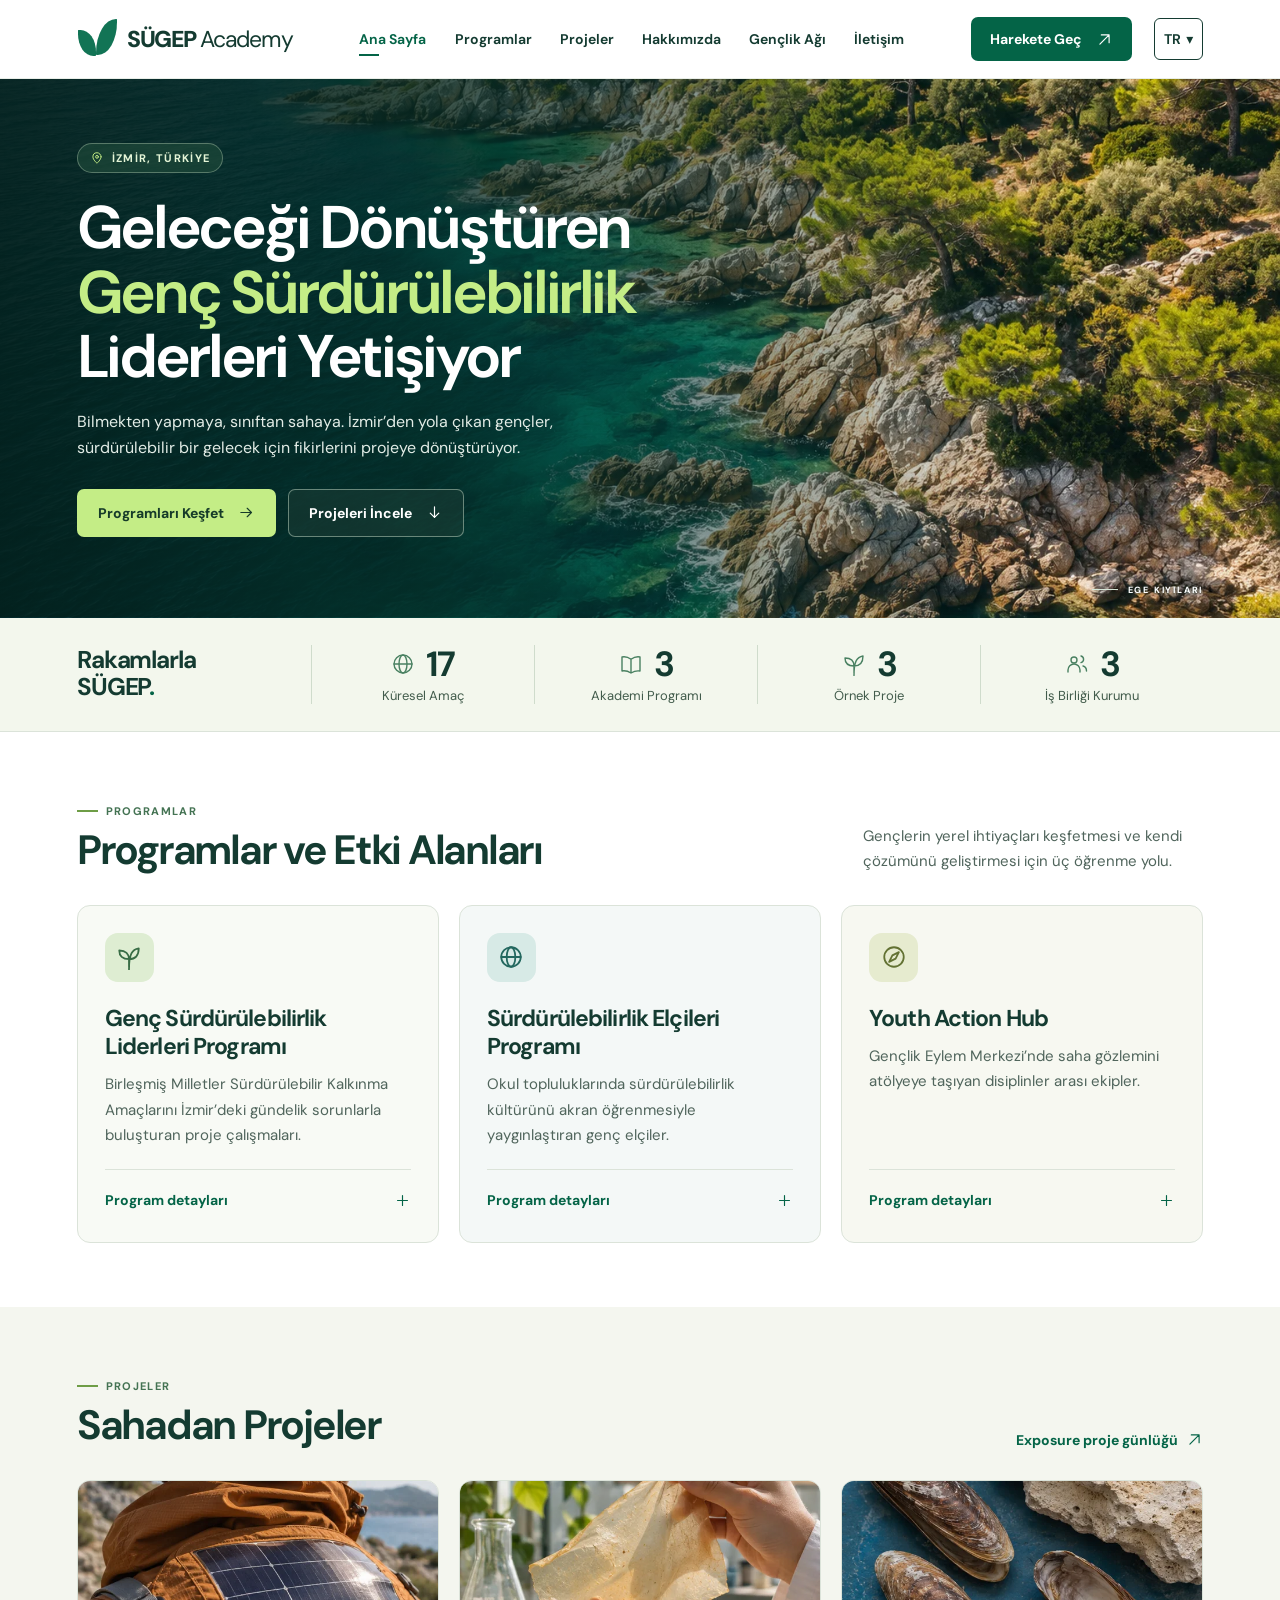
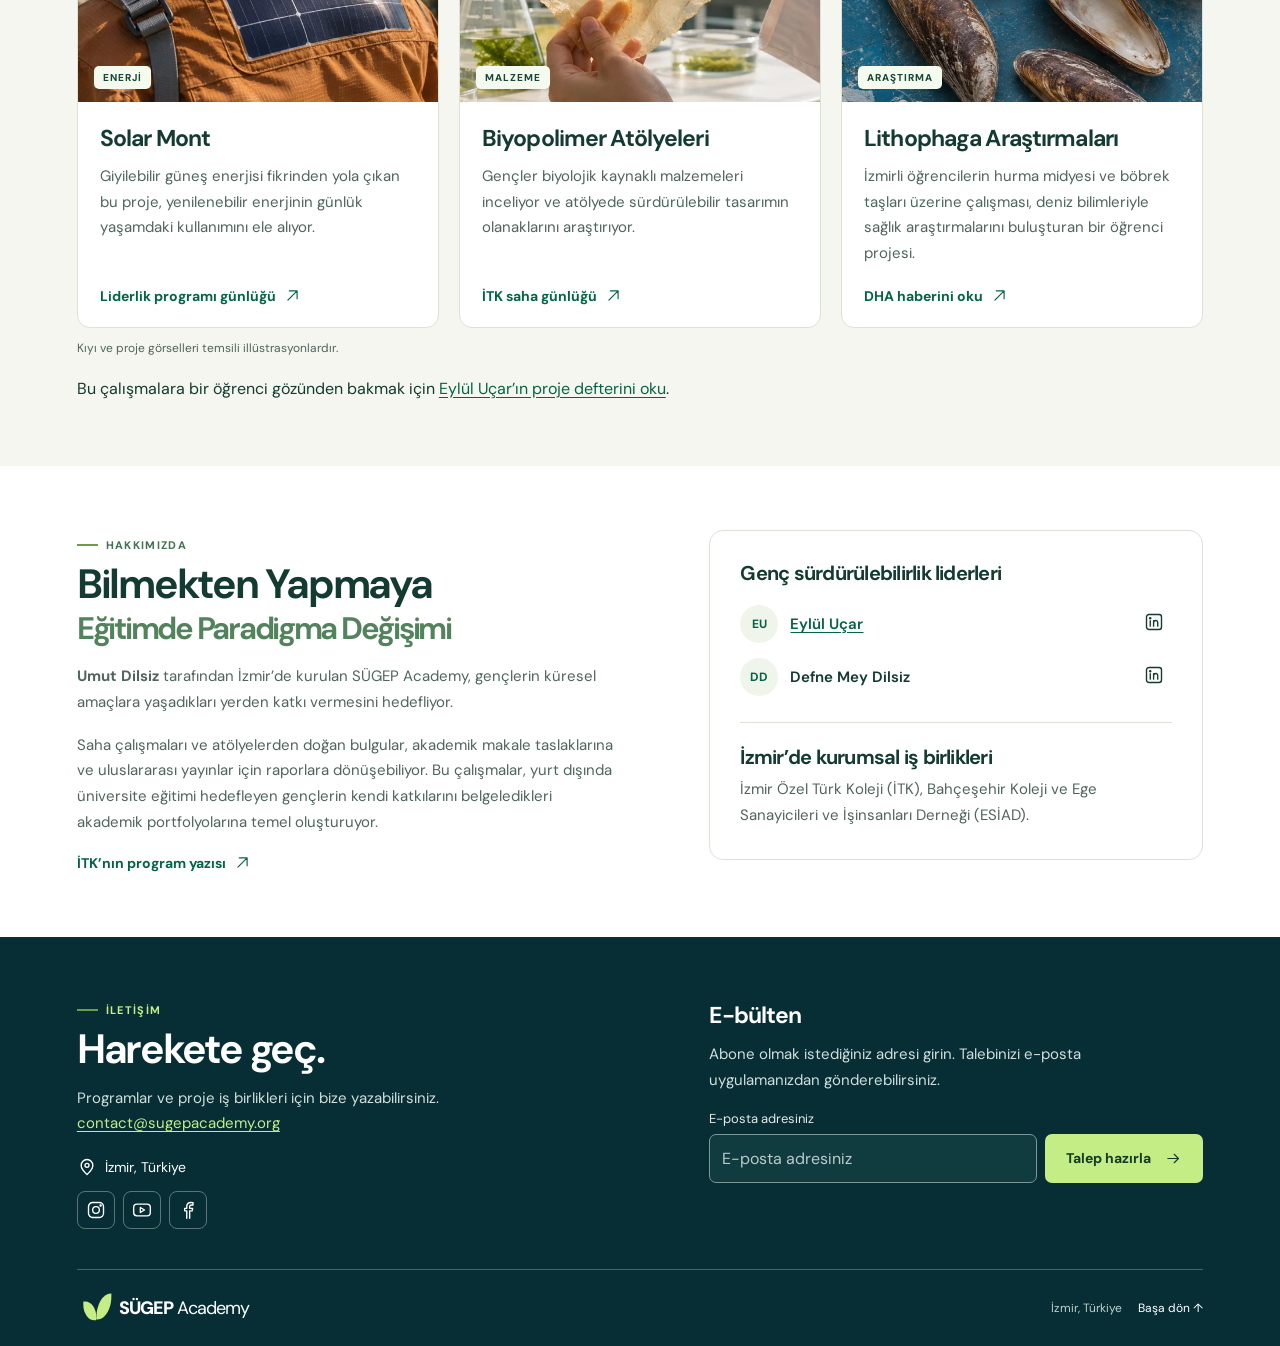
<file: index.html>
<!doctype html>
<html lang="tr">
  <head>
    <meta charset="utf-8" />
    <meta name="viewport" content="width=device-width, initial-scale=1" />
    <title>SÜGEP Academy | Genç Sürdürülebilirlik Liderleri</title>
    <meta
      name="description"
      content="İzmir merkezli SÜGEP Academy'nin genç sürdürülebilirlik liderleri programlarını, saha projelerini ve genç liderlerini keşfedin."
    />
    <meta name="theme-color" content="#073f34" />
    <link rel="stylesheet" href="./style.css" />
    <link rel="preload" as="image" href="./assets/ege.webp" />
    <script src="./script.js" defer></script>
    <link rel="canonical" href="https://sugepacademy.org/">
    <link rel="alternate" hreflang="tr" href="https://sugepacademy.org/">
    <link rel="alternate" hreflang="en" href="https://sugepacademy.org/en/">
    <link rel="alternate" hreflang="fr" href="https://sugepacademy.org/fr/">
    <link rel="alternate" hreflang="x-default" href="https://sugepacademy.org/">
    <link rel="stylesheet" href="assets/language.css">
    <script defer src="assets/language.js"></script>
  </head>
  <body>
    <a class="skip" href="#icerik">İçeriğe geç</a>
    <!-- Paylaşılan çizgi ikonları tek bir yerel sembol kümesinden gelir. -->
    <svg class="symbols" xmlns="http://www.w3.org/2000/svg" aria-hidden="true">
      <defs>
        <symbol id="i-arrow" viewBox="0 0 24 24"><path d="M4 12h15m-6-6 6 6-6 6" /></symbol>
        <symbol id="i-up-right" viewBox="0 0 24 24"><path d="M5.5 18.5l13-13m-11 0h11v11" /></symbol>
        <symbol id="i-down" viewBox="0 0 24 24"><path d="M12 4v15m-6-6 6 6 6-6" /></symbol>
        <symbol id="i-pin" viewBox="0 0 24 24">
          <path d="M19 10c0 5-7 11-7 11S5 15 5 10a7 7 0 1 1 14 0Z" />
          <circle cx="12" cy="10" r="2.4" />
        </symbol>
        <symbol id="i-leaf" viewBox="0 0 24 24">
          <path d="M20.5 3.5C10 3.5 4 6 4 12.5a6.5 6.5 0 0 0 6.5 6.5c6 0 10-6 10-15.5ZM3 21l12-12" />
        </symbol>
        <symbol id="i-globe" viewBox="0 0 24 24">
          <circle cx="12" cy="12" r="9" />
          <ellipse cx="12" cy="12" rx="4" ry="9" />
          <path d="M3 12h18" />
        </symbol>
        <symbol id="i-book" viewBox="0 0 24 24">
          <path
            d="M3 5c3.4-.6 6.1.1 9 2.2C15 5.1 17.6 4.4 21 5v14c-3.4-.6-6 .2-9 2-2.9-1.8-5.6-2.6-9-2Zm9 2.2V21"
          />
        </symbol>
        <symbol id="i-users" viewBox="0 0 24 24">
          <circle cx="9" cy="8" r="3" />
          <path d="M3 20v-2a6 6 0 0 1 12 0v2m1-16a3.4 3.4 0 0 1 0 6.6M18 14c2.3.6 3.5 2.1 3.5 5" />
        </symbol>
        <symbol id="i-sprout" viewBox="0 0 24 24">
          <path d="M12 21v-7C6 14 3 11 3 6c6 0 9 3 9 8Zm0 2.5C12 9 15 5 21 4c0 7-3.2 10-9 10" />
        </symbol>
        <symbol id="i-compass" viewBox="0 0 24 24">
          <circle cx="12" cy="12" r="9" />
          <path d="m16.5 7.5-3 6-6 3 3-6Z" />
        </symbol>
        <symbol id="i-stack" viewBox="0 0 24 24">
          <path d="m12 3 9 5-9 5-9-5Zm-9 10 9 5 9-5M3 18l9 5 9-5" />
        </symbol>
        <symbol id="i-instagram" viewBox="0 0 24 24">
          <rect x="3" y="3" width="18" height="18" rx="5" />
          <circle cx="12" cy="12" r="4" />
          <circle cx="17.5" cy="6.7" r=".7" fill="currentColor" />
        </symbol>
        <symbol id="i-youtube" viewBox="0 0 24 24">
          <rect x="2" y="5" width="20" height="14" rx="4" />
          <path d="m10 9 5 3-5 3Z" />
        </symbol>
        <symbol id="i-facebook" viewBox="0 0 24 24">
          <path
            d="M14 22v-9h3l.6-3H14V8c0-1.6.6-2 2.1-2H18V3.2c-.8-.2-1.8-.2-2.5-.2-3.2 0-5 1.8-5 5v2H8v3h2.5v9"
          />
        </symbol>
        <symbol id="i-linkedin" viewBox="0 0 24 24">
          <rect x="3" y="3" width="18" height="18" rx="3" />
          <path d="M7.5 10.5V17m4-6.5V17m0-4c0-3.5 5-4 5 0v4" />
          <circle cx="7.5" cy="7.5" r=".7" fill="currentColor" />
        </symbol>
        <symbol id="i-menu" viewBox="0 0 24 24"><path d="M3 6h18M3 12h18M3 18h18" /></symbol>
        <symbol id="i-close" viewBox="0 0 24 24"><path d="m5 5 14 14m0-14L5 19" /></symbol>
        <symbol id="i-plus" viewBox="0 0 24 24"><path d="M5 12h14m-7-7v14" /></symbol>
        <symbol id="i-copy" viewBox="0 0 24 24">
          <rect x="8" y="8" width="12" height="13" rx="2" />
          <path d="M15 8V4H4v12h4" />
        </symbol>
      </defs>
    </svg>
    <!-- Kurumsal logo hazır olduğunda brand-mark alanı değiştirilebilir. -->
    <header class="site-header">
      <div class="wrap nav-row">
        <a class="brand" href="#anasayfa" aria-label="SÜGEP Academy ana sayfa"
          ><span class="brand-mark" aria-hidden="true"></span><span><b>SÜGEP</b> Academy</span></a
        >
        <nav id="menu" class="nav-links" aria-label="Ana menü">
          <a href="#anasayfa">Ana Sayfa</a><a href="#programlar">Programlar</a
          ><a href="#projeler">Projeler</a><a href="#hakkimizda">Hakkımızda</a
          ><a href="./youth/">Gençlik Ağı</a><a href="#iletisim">İletişim</a>
        </nav>
        <a class="btn header-cta" href="#iletisim"
          >Harekete Geç
          <svg class="icon" aria-hidden="true" focusable="false"><use href="#i-up-right"></use></svg
        ></a>
        <details class="languages">
          <summary aria-label="Dil seçimi · Türkçe">TR <span aria-hidden="true">▾</span></summary>
          <nav aria-label="Dil seçimi">
              <a href="./" hreflang="tr" lang="tr" aria-current="page">Türkçe</a>
              <a href="en/" hreflang="en" lang="en">English</a>
              <a href="fr/" hreflang="fr" lang="fr">Français</a>
          </nav>
        </details>
        <button
          class="menu-toggle"
          type="button"
          aria-controls="menu"
          aria-expanded="false" data-close-label="Menüyü kapat"
          aria-label="Menüyü aç"
        >
          <svg class="icon" aria-hidden="true" focusable="false"><use href="#i-menu"></use></svg
          ><svg class="icon" aria-hidden="true" focusable="false"><use href="#i-close"></use></svg>
        </button>
      </div>
    </header>
    <main id="icerik">
      <section class="hero" id="anasayfa" aria-labelledby="hero-title">
        <div class="wrap hero-inner">
          <div class="place">
            <svg class="icon" aria-hidden="true" focusable="false"><use href="#i-pin"></use></svg> İzmir,
            Türkiye
          </div>
          <h1 id="hero-title">Geleceği Dönüştüren <em>Genç Sürdürülebilirlik</em> Liderleri Yetişiyor</h1>
          <p>
            Bilmekten yapmaya, sınıftan sahaya. İzmir’den yola çıkan gençler, sürdürülebilir bir gelecek
            için fikirlerini projeye dönüştürüyor.
          </p>
          <div class="actions">
            <a class="btn lime" href="#programlar"
              >Programları Keşfet
              <svg class="icon" aria-hidden="true" focusable="false"><use href="#i-arrow"></use></svg
            ></a>
            <a class="btn ghost" href="#projeler"
              >Projeleri İncele
              <svg class="icon" aria-hidden="true" focusable="false"><use href="#i-down"></use></svg
            ></a>
          </div>
        </div>
        <div class="hero-foot wrap">
          <span class="location-note"><i></i>EGE KIYILARI</span>
        </div>
      </section>
      <!-- Sayaçların son değerleri JavaScript kapalıyken de okunabilir. -->
      <section id="rakamlar" class="numbers" aria-labelledby="numbers-title">
        <div class="wrap number-row">
          <h2 id="numbers-title">Rakamlarla <br />SÜGEP<span>.</span></h2>
          <dl class="metrics">
            <div class="metric">
              <dt>Küresel Amaç</dt>
              <dd>
                <svg class="icon" aria-hidden="true" focusable="false"><use href="#i-globe"></use></svg
                ><span data-count="17">17</span>
              </dd>
            </div>
            <div class="metric">
              <dt>Akademi Programı</dt>
              <dd>
                <svg class="icon" aria-hidden="true" focusable="false"><use href="#i-book"></use></svg
                ><span data-count="3">3</span>
              </dd>
            </div>
            <div class="metric">
              <dt>Örnek Proje</dt>
              <dd>
                <svg class="icon" aria-hidden="true" focusable="false"><use href="#i-sprout"></use></svg
                ><span data-count="3">3</span>
              </dd>
            </div>
            <div class="metric">
              <dt>İş Birliği Kurumu</dt>
              <dd>
                <svg class="icon" aria-hidden="true" focusable="false"><use href="#i-users"></use></svg
                ><span data-count="3">3</span>
              </dd>
            </div>
          </dl>
        </div>
      </section>
      <section class="section programs" id="programlar" aria-labelledby="programs-title">
        <div class="wrap">
          <div class="section-head">
            <div>
              <span class="kicker"><i></i>PROGRAMLAR</span>
              <h2 id="programs-title">Programlar ve Etki Alanları</h2>
            </div>
            <p>
              Gençlerin yerel ihtiyaçları keşfetmesi ve kendi çözümünü geliştirmesi için üç öğrenme yolu.
            </p>
          </div>
          <div class="card-grid">
            <article class="program card tone-0">
              <span class="tile-icon"
                ><svg class="icon" aria-hidden="true" focusable="false"><use href="#i-sprout"></use></svg
              ></span>
              <h3>Genç Sürdürülebilirlik Liderleri Programı</h3>
              <p>
                Birleşmiş Milletler Sürdürülebilir Kalkınma Amaçlarını İzmir’deki gündelik sorunlarla
                buluşturan proje çalışmaları.
              </p>
              <details>
                <summary>
                  Program detayları
                  <svg class="icon" aria-hidden="true" focusable="false"><use href="#i-plus"></use></svg>
                </summary>
                <p>
                  Gençler bir saha sorusu seçer, gözlemlerini kaydeder ve çözüm önerilerini sunar.
                  Araştırma raporları ile sunumlar akademik portfolyolarına katkı sağlar.
                </p>
                <a class="text-link" href="https://sugep.exposure.co/sdg-youth-leadership-program"
                  >Saha günlüğü
                  <svg class="icon" aria-hidden="true" focusable="false">
                    <use href="#i-up-right"></use></svg
                ></a>
              </details>
            </article>
            <article class="program card tone-1">
              <span class="tile-icon"
                ><svg class="icon" aria-hidden="true" focusable="false"><use href="#i-globe"></use></svg
              ></span>
              <h3>Sürdürülebilirlik Elçileri Programı</h3>
              <p>
                Okul topluluklarında sürdürülebilirlik kültürünü akran öğrenmesiyle yaygınlaştıran genç
                elçiler.
              </p>
              <details>
                <summary>
                  Program detayları
                  <svg class="icon" aria-hidden="true" focusable="false"><use href="#i-plus"></use></svg>
                </summary>
                <p>
                  Öğrenciler, okulda fark ettikleri bir ihtiyacı arkadaşlarıyla tartışır. Ortak bir amaç
                  belirleyerek kampanya ve atölye fikirleri geliştirir.
                </p>
                <a class="text-link" href="https://sugep.exposure.co/izmir-turk-koleji"
                  >Saha günlüğü
                  <svg class="icon" aria-hidden="true" focusable="false">
                    <use href="#i-up-right"></use></svg
                ></a>
              </details>
            </article>
            <article class="program card tone-2">
              <span class="tile-icon"
                ><svg class="icon" aria-hidden="true" focusable="false"><use href="#i-compass"></use></svg
              ></span>
              <h3>Youth Action Hub</h3>
              <p>Gençlik Eylem Merkezi’nde saha gözlemini atölyeye taşıyan disiplinler arası ekipler.</p>
              <details>
                <summary>
                  Program detayları
                  <svg class="icon" aria-hidden="true" focusable="false"><use href="#i-plus"></use></svg>
                </summary>
                <p>
                  Ekipler fikirlerini küçük ölçekli denemelerle sınar. Prototipleri, malzeme seçimlerini
                  ve saha notlarını paylaşarak birbirlerinin çalışmalarına katkı verir.
                </p>
                <a class="text-link" href="https://www.youtube.com/@sugepacademy9947"
                  >Akademinin videoları
                  <svg class="icon" aria-hidden="true" focusable="false">
                    <use href="#i-up-right"></use></svg
                ></a>
              </details>
            </article>
          </div>
        </div>
      </section>
      <section class="section projects" id="projeler" aria-labelledby="projects-title">
        <div class="wrap">
          <div class="section-head">
            <div>
              <span class="kicker"><i></i>PROJELER</span>
              <h2 id="projects-title">Sahadan Projeler</h2>
            </div>
            <a class="text-link" href="https://sugep.exposure.co/"
              >Exposure proje günlüğü
              <svg class="icon" aria-hidden="true" focusable="false"><use href="#i-up-right"></use></svg
            ></a>
          </div>
          <div class="card-grid">
            <article class="project card">
              <div class="project-photo">
                <img src="./assets/solar.webp" width="620" height="380" alt="" loading="lazy" /><span
                  >ENERJİ</span
                >
              </div>
              <div class="project-copy">
                <h3>Solar Mont</h3>
                <p>
                  Giyilebilir güneş enerjisi fikrinden yola çıkan bu proje, yenilenebilir enerjinin günlük
                  yaşamdaki kullanımını ele alıyor.
                </p>
                <a class="text-link" href="https://sugep.exposure.co/sdg-youth-leadership-program"
                  >Liderlik programı günlüğü
                  <svg class="icon" aria-hidden="true" focusable="false">
                    <use href="#i-up-right"></use></svg
                ></a>
              </div>
            </article>
            <article class="project card">
              <div class="project-photo">
                <img src="./assets/biopolimer.webp" width="620" height="380" alt="" loading="lazy" /><span
                  >MALZEME</span
                >
              </div>
              <div class="project-copy">
                <h3>Biyopolimer Atölyeleri</h3>
                <p>
                  Gençler biyolojik kaynaklı malzemeleri inceliyor ve atölyede sürdürülebilir tasarımın
                  olanaklarını araştırıyor.
                </p>
                <a class="text-link" href="https://sugep.exposure.co/izmir-turk-koleji"
                  >İTK saha günlüğü
                  <svg class="icon" aria-hidden="true" focusable="false">
                    <use href="#i-up-right"></use></svg
                ></a>
              </div>
            </article>
            <article class="project card">
              <div class="project-photo">
                <img src="./assets/lithophaga.webp" width="620" height="380" alt="" loading="lazy" /><span
                  >ARAŞTIRMA</span
                >
              </div>
              <div class="project-copy">
                <h3>Lithophaga Araştırmaları</h3>
                <p>
                  İzmirli öğrencilerin hurma midyesi ve böbrek taşları üzerine çalışması, deniz
                  bilimleriyle sağlık araştırmalarını buluşturan bir öğrenci projesi.
                </p>
                <a
                  class="text-link"
                  href="https://www.dha.com.tr/yerel-haberler/izmir/liselilerden-bobrek-tasina-yonelik-bilimsel-ara-2973177"
                  >DHA haberini oku
                  <svg class="icon" aria-hidden="true" focusable="false">
                    <use href="#i-up-right"></use></svg
                ></a>
              </div>
            </article>
          </div>
          <small class="credit">Kıyı ve proje görselleri temsili illüstrasyonlardır.</small>
          <p class="field-note">Bu çalışmalara bir öğrenci gözünden bakmak için <a href="https://eylulucar.com/tr/projets/academie/">Eylül Uçar’ın proje defterini oku</a>.</p>
        </div>
      </section>
      <section class="section about" id="hakkimizda" aria-labelledby="about-title">
        <div class="wrap about-grid">
          <div>
            <span class="kicker"><i></i>HAKKIMIZDA</span>
            <h2 id="about-title">
              Bilmekten Yapmaya<span class="heading-sub">Eğitimde Paradigma Değişimi</span>
            </h2>
            <p>
              <strong>Umut Dilsiz</strong> tarafından İzmir’de kurulan SÜGEP Academy, gençlerin küresel
              amaçlara yaşadıkları yerden katkı vermesini hedefliyor.
            </p>
            <p>
              Saha çalışmaları ve atölyelerden doğan bulgular, akademik makale taslaklarına ve
              uluslararası yayınlar için raporlara dönüşebiliyor. Bu çalışmalar, yurt dışında üniversite
              eğitimi hedefleyen gençlerin kendi katkılarını belgeledikleri akademik portfolyolarına temel
              oluşturuyor.
            </p>
            <a
              class="text-link"
              href="https://www.ozelturkkoleji.com/en/we-educate-young-sustainability-leaders/"
              >İTK’nın program yazısı
              <svg class="icon" aria-hidden="true" focusable="false"><use href="#i-up-right"></use></svg
            ></a>
          </div>
          <div class="about-panel">
            <h3>Genç sürdürülebilirlik liderleri</h3>
            <ul class="leaders">
              <li>
                <span class="initial">EU</span><span><a class="leader-profile" href="https://eylulucar.com/tr/" aria-label="Eylül Uçar’ın portfolyosu">Eylül Uçar</a></span
                ><a href="https://tr.linkedin.com/in/eylul-ucar" aria-label="Eylül Uçar, LinkedIn"
                  ><svg class="icon" aria-hidden="true" focusable="false">
                    <use href="#i-linkedin"></use></svg
                ></a>
              </li>
              <li>
                <span class="initial">DD</span><span>Defne Mey Dilsiz</span
                ><a
                  href="https://tr.linkedin.com/in/defne-mey-dilsiz-5473402ba"
                  aria-label="Defne Mey Dilsiz, LinkedIn"
                  ><svg class="icon" aria-hidden="true" focusable="false">
                    <use href="#i-linkedin"></use></svg
                ></a>
              </li>
            </ul>
            <h3>İzmir’de kurumsal iş birlikleri</h3>
            <p>
              İzmir Özel Türk Koleji (İTK), Bahçeşehir Koleji ve Ege Sanayicileri ve İşinsanları Derneği
              (ESİAD).
            </p>
          </div>
        </div>
      </section>
    </main>
    <footer class="footer" id="iletisim">
      <div class="wrap footer-grid">
        <div>
          <span class="kicker"><i></i>İLETİŞİM</span>
          <h2>Harekete geç.</h2>
          <p>
            Programlar ve proje iş birlikleri için bize yazabilirsiniz.<br>
            <a class="contact-email" href="mailto:contact@sugepacademy.org">contact@sugepacademy.org</a>
          </p>
          <address>
            <svg class="icon" aria-hidden="true" focusable="false"><use href="#i-pin"></use></svg> İzmir,
            Türkiye
          </address>
          <div class="social">
            <a href="https://www.instagram.com/sugep_academy/" aria-label="SÜGEP Academy, Instagram"
              ><svg class="icon" aria-hidden="true" focusable="false">
                <use href="#i-instagram"></use></svg></a
            ><a href="https://www.youtube.com/@sugepacademy9947" aria-label="SÜGEP Academy, YouTube"
              ><svg class="icon" aria-hidden="true" focusable="false">
                <use href="#i-youtube"></use></svg></a
            ><a href="https://www.facebook.com/educationforsdg/" aria-label="SÜGEP Academy, Facebook"
              ><svg class="icon" aria-hidden="true" focusable="false"><use href="#i-facebook"></use></svg
            ></a>
          </div>
        </div>
        <div class="newsletter">
          <h3>E-bülten</h3>
          <p>Abone olmak istediğiniz adresi girin. Talebinizi e-posta uygulamanızdan gönderebilirsiniz.</p>
          <!-- Bu statik form, adresi depolamadan kullanıcının göndereceği mesajı hazırlar. -->
          <form id="newsletter" hidden
            data-message="Merhaba, SÜGEP Academy e-bültenine abone olmak istiyorum. E-posta adresim:"
            data-ready="Talebiniz hazır. E-posta taslağını açıp gönderebilirsiniz."
            data-copied="Mesaj kopyalandı. contact@sugepacademy.org adresine gönderebilirsiniz."
            data-selected="Mesaj seçildi. Cihazınızın kopyalama komutunu kullanabilirsiniz.">
            <label for="email">E-posta adresiniz</label>
            <div class="input-row">
              <input
                type="email"
                id="email"
                autocomplete="email"
                placeholder="E-posta adresiniz"
                required
              /><button type="submit" class="btn lime">
                Talep hazırla
                <svg class="icon" aria-hidden="true" focusable="false"><use href="#i-arrow"></use></svg>
              </button>
            </div>
          </form>
          <div id="request-panel" hidden>
            <label for="request-text">Göndereceğiniz mesaj</label
            ><textarea id="request-text" rows="3" readonly></textarea>
            <div class="request-actions">
              <button type="button" class="text-link" id="copy">
                Mesajı kopyala
                <svg class="icon" aria-hidden="true" focusable="false">
                  <use href="#i-copy"></use>
                </svg></button
              ><a class="text-link" id="request-mail" href="mailto:contact@sugepacademy.org?subject=S%C3%9CGEP%20Academy%20e-b%C3%BClten%20aboneli%C4%9Fi"
                >E-posta taslağını aç
                <svg class="icon" aria-hidden="true" focusable="false"><use href="#i-up-right"></use></svg
              ></a>
            </div>
          </div>
          <p id="status" role="status" class="status"></p>
          <noscript
            ><a href="mailto:contact@sugepacademy.org?subject=S%C3%9CGEP%20Academy%20e-b%C3%BClten%20aboneli%C4%9Fi"
              >E-postayla abonelik talebi gönderin</a
            ></noscript
          >
        </div>
      </div>
      <div class="wrap footer-bottom">
        <a class="brand" href="#anasayfa" aria-label="SÜGEP Academy ana sayfa"
          ><span class="brand-mark" aria-hidden="true"></span><span><b>SÜGEP</b> Academy</span></a
        ><span>İzmir, Türkiye</span><a href="#anasayfa">Başa dön ↑</a>
      </div>
    </footer>
  </body>
</html>
</file>
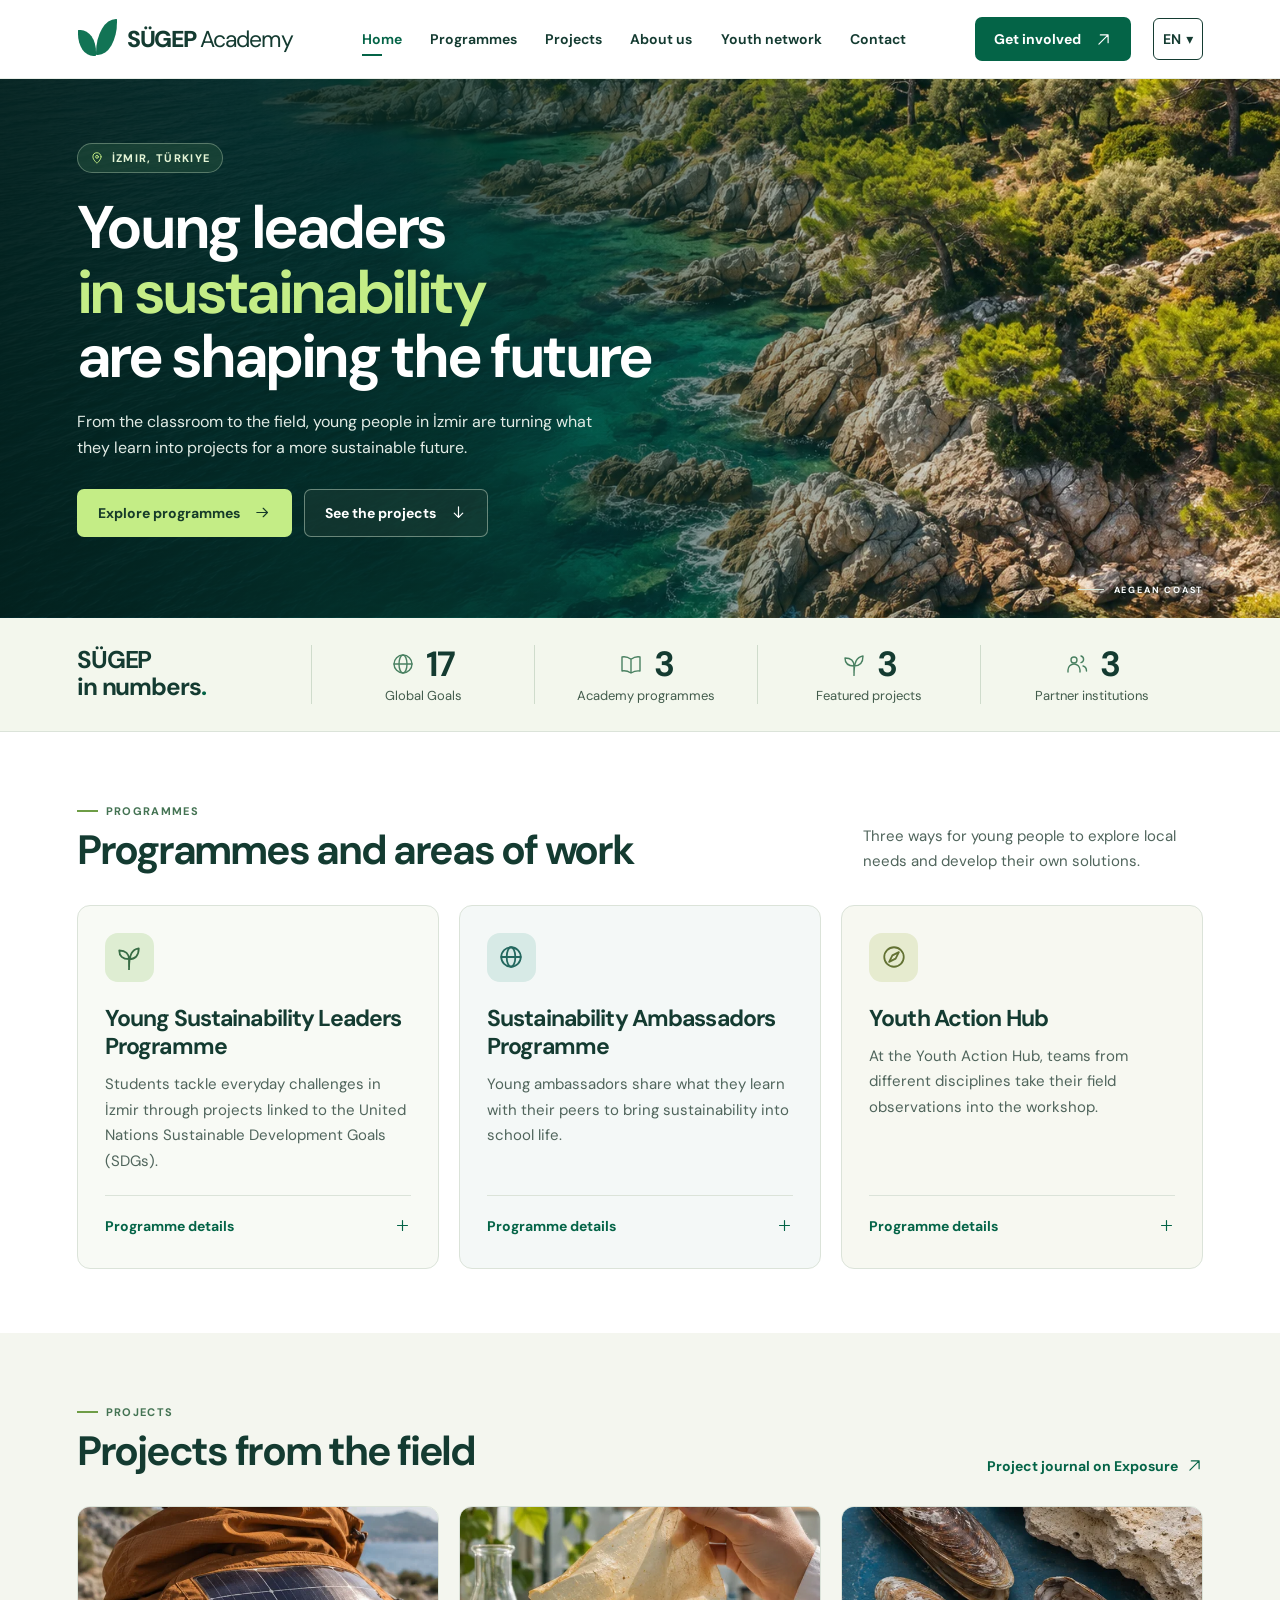
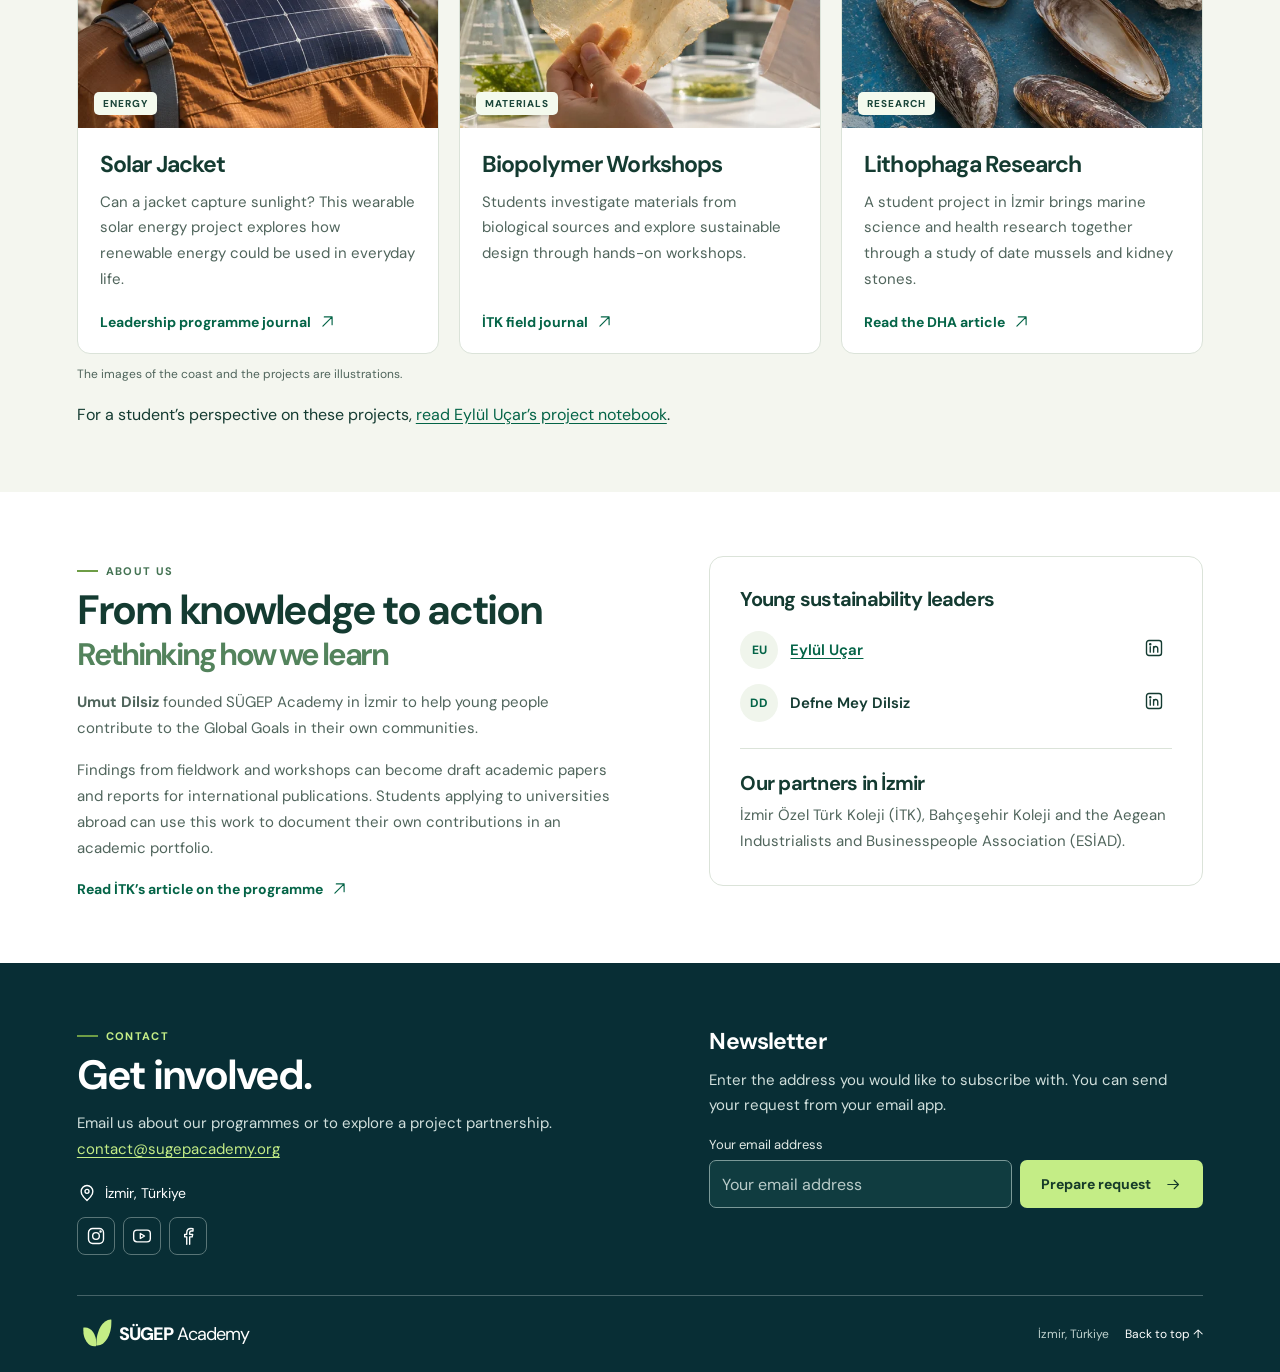
<file: en/index.html>
<!doctype html>
<html lang="en">
  <head>
    <meta charset="utf-8" />
    <meta name="viewport" content="width=device-width, initial-scale=1" />
    <title>SÜGEP Academy – Young Sustainability Leaders</title>
    <meta
      name="description"
      content="Explore SÜGEP Academy’s sustainability programmes, student field projects and young leaders in İzmir, Türkiye."
    />
    <meta name="theme-color" content="#073f34" />
    <link rel="stylesheet" href="../style.css" />
    <link rel="preload" as="image" href="../assets/ege.webp" />
    <script src="../script.js" defer></script>
    <link rel="canonical" href="https://sugepacademy.org/en/">
    <link rel="alternate" hreflang="tr" href="https://sugepacademy.org/">
    <link rel="alternate" hreflang="en" href="https://sugepacademy.org/en/">
    <link rel="alternate" hreflang="fr" href="https://sugepacademy.org/fr/">
    <link rel="alternate" hreflang="x-default" href="https://sugepacademy.org/">
    <link rel="stylesheet" href="../assets/language.css">
    <script defer src="../assets/language.js"></script>
  </head>
  <body>
    <a class="skip" href="#icerik">Skip to content</a>
    <!-- Paylaşılan çizgi ikonları tek bir yerel sembol kümesinden gelir. -->
    <svg class="symbols" xmlns="http://www.w3.org/2000/svg" aria-hidden="true">
      <defs>
        <symbol id="i-arrow" viewBox="0 0 24 24"><path d="M4 12h15m-6-6 6 6-6 6" /></symbol>
        <symbol id="i-up-right" viewBox="0 0 24 24"><path d="M5.5 18.5l13-13m-11 0h11v11" /></symbol>
        <symbol id="i-down" viewBox="0 0 24 24"><path d="M12 4v15m-6-6 6 6 6-6" /></symbol>
        <symbol id="i-pin" viewBox="0 0 24 24">
          <path d="M19 10c0 5-7 11-7 11S5 15 5 10a7 7 0 1 1 14 0Z" />
          <circle cx="12" cy="10" r="2.4" />
        </symbol>
        <symbol id="i-leaf" viewBox="0 0 24 24">
          <path d="M20.5 3.5C10 3.5 4 6 4 12.5a6.5 6.5 0 0 0 6.5 6.5c6 0 10-6 10-15.5ZM3 21l12-12" />
        </symbol>
        <symbol id="i-globe" viewBox="0 0 24 24">
          <circle cx="12" cy="12" r="9" />
          <ellipse cx="12" cy="12" rx="4" ry="9" />
          <path d="M3 12h18" />
        </symbol>
        <symbol id="i-book" viewBox="0 0 24 24">
          <path
            d="M3 5c3.4-.6 6.1.1 9 2.2C15 5.1 17.6 4.4 21 5v14c-3.4-.6-6 .2-9 2-2.9-1.8-5.6-2.6-9-2Zm9 2.2V21"
          />
        </symbol>
        <symbol id="i-users" viewBox="0 0 24 24">
          <circle cx="9" cy="8" r="3" />
          <path d="M3 20v-2a6 6 0 0 1 12 0v2m1-16a3.4 3.4 0 0 1 0 6.6M18 14c2.3.6 3.5 2.1 3.5 5" />
        </symbol>
        <symbol id="i-sprout" viewBox="0 0 24 24">
          <path d="M12 21v-7C6 14 3 11 3 6c6 0 9 3 9 8Zm0 2.5C12 9 15 5 21 4c0 7-3.2 10-9 10" />
        </symbol>
        <symbol id="i-compass" viewBox="0 0 24 24">
          <circle cx="12" cy="12" r="9" />
          <path d="m16.5 7.5-3 6-6 3 3-6Z" />
        </symbol>
        <symbol id="i-stack" viewBox="0 0 24 24">
          <path d="m12 3 9 5-9 5-9-5Zm-9 10 9 5 9-5M3 18l9 5 9-5" />
        </symbol>
        <symbol id="i-instagram" viewBox="0 0 24 24">
          <rect x="3" y="3" width="18" height="18" rx="5" />
          <circle cx="12" cy="12" r="4" />
          <circle cx="17.5" cy="6.7" r=".7" fill="currentColor" />
        </symbol>
        <symbol id="i-youtube" viewBox="0 0 24 24">
          <rect x="2" y="5" width="20" height="14" rx="4" />
          <path d="m10 9 5 3-5 3Z" />
        </symbol>
        <symbol id="i-facebook" viewBox="0 0 24 24">
          <path
            d="M14 22v-9h3l.6-3H14V8c0-1.6.6-2 2.1-2H18V3.2c-.8-.2-1.8-.2-2.5-.2-3.2 0-5 1.8-5 5v2H8v3h2.5v9"
          />
        </symbol>
        <symbol id="i-linkedin" viewBox="0 0 24 24">
          <rect x="3" y="3" width="18" height="18" rx="3" />
          <path d="M7.5 10.5V17m4-6.5V17m0-4c0-3.5 5-4 5 0v4" />
          <circle cx="7.5" cy="7.5" r=".7" fill="currentColor" />
        </symbol>
        <symbol id="i-menu" viewBox="0 0 24 24"><path d="M3 6h18M3 12h18M3 18h18" /></symbol>
        <symbol id="i-close" viewBox="0 0 24 24"><path d="m5 5 14 14m0-14L5 19" /></symbol>
        <symbol id="i-plus" viewBox="0 0 24 24"><path d="M5 12h14m-7-7v14" /></symbol>
        <symbol id="i-copy" viewBox="0 0 24 24">
          <rect x="8" y="8" width="12" height="13" rx="2" />
          <path d="M15 8V4H4v12h4" />
        </symbol>
      </defs>
    </svg>
    <!-- Kurumsal logo hazır olduğunda brand-mark alanı değiştirilebilir. -->
    <header class="site-header">
      <div class="wrap nav-row">
        <a class="brand" href="#anasayfa" aria-label="SÜGEP Academy home"
          ><span class="brand-mark" aria-hidden="true"></span><span><b>SÜGEP</b> Academy</span></a
        >
        <nav id="menu" class="nav-links" aria-label="Main navigation">
          <a href="#anasayfa">Home</a><a href="#programlar">Programmes</a
          ><a href="#projeler">Projects</a><a href="#hakkimizda">About us</a
          ><a href="./youth/">Youth network</a><a href="#iletisim">Contact</a>
        </nav>
        <a class="btn header-cta" href="#iletisim"
          >Get involved
          <svg class="icon" aria-hidden="true" focusable="false"><use href="#i-up-right"></use></svg
        ></a>
        <details class="languages">
          <summary aria-label="Choose a language · English">EN <span aria-hidden="true">▾</span></summary>
          <nav aria-label="Choose a language">
              <a href="../" hreflang="tr" lang="tr">Türkçe</a>
              <a href="./" hreflang="en" lang="en" aria-current="page">English</a>
              <a href="../fr/" hreflang="fr" lang="fr">Français</a>
          </nav>
        </details>
        <button
          class="menu-toggle"
          type="button"
          aria-controls="menu"
          aria-expanded="false" data-close-label="Close menu"
          aria-label="Open menu"
        >
          <svg class="icon" aria-hidden="true" focusable="false"><use href="#i-menu"></use></svg
          ><svg class="icon" aria-hidden="true" focusable="false"><use href="#i-close"></use></svg>
        </button>
      </div>
    </header>
    <main id="icerik">
      <section class="hero" id="anasayfa" aria-labelledby="hero-title">
        <div class="wrap hero-inner">
          <div class="place">
            <svg class="icon" aria-hidden="true" focusable="false"><use href="#i-pin"></use></svg> İzmir, Türkiye
          </div>
          <h1 id="hero-title">Young leaders <em>in sustainability</em> are shaping the future</h1>
          <p>
            From the classroom to the field, young people in İzmir are turning what they learn into projects for a more sustainable future.
          </p>
          <div class="actions">
            <a class="btn lime" href="#programlar"
              >Explore programmes
              <svg class="icon" aria-hidden="true" focusable="false"><use href="#i-arrow"></use></svg
            ></a>
            <a class="btn ghost" href="#projeler"
              >See the projects
              <svg class="icon" aria-hidden="true" focusable="false"><use href="#i-down"></use></svg
            ></a>
          </div>
        </div>
        <div class="hero-foot wrap">
          <span class="location-note"><i></i>AEGEAN COAST</span>
        </div>
      </section>
      <!-- Sayaçların son değerleri JavaScript kapalıyken de okunabilir. -->
      <section id="rakamlar" class="numbers" aria-labelledby="numbers-title">
        <div class="wrap number-row">
          <h2 id="numbers-title">SÜGEP <br />in numbers<span>.</span></h2>
          <dl class="metrics">
            <div class="metric">
              <dt>Global Goals</dt>
              <dd>
                <svg class="icon" aria-hidden="true" focusable="false"><use href="#i-globe"></use></svg
                ><span data-count="17">17</span>
              </dd>
            </div>
            <div class="metric">
              <dt>Academy programmes</dt>
              <dd>
                <svg class="icon" aria-hidden="true" focusable="false"><use href="#i-book"></use></svg
                ><span data-count="3">3</span>
              </dd>
            </div>
            <div class="metric">
              <dt>Featured projects</dt>
              <dd>
                <svg class="icon" aria-hidden="true" focusable="false"><use href="#i-sprout"></use></svg
                ><span data-count="3">3</span>
              </dd>
            </div>
            <div class="metric">
              <dt>Partner institutions</dt>
              <dd>
                <svg class="icon" aria-hidden="true" focusable="false"><use href="#i-users"></use></svg
                ><span data-count="3">3</span>
              </dd>
            </div>
          </dl>
        </div>
      </section>
      <section class="section programs" id="programlar" aria-labelledby="programs-title">
        <div class="wrap">
          <div class="section-head">
            <div>
              <span class="kicker"><i></i>PROGRAMMES</span>
              <h2 id="programs-title">Programmes and areas of work</h2>
            </div>
            <p>
              Three ways for young people to explore local needs and develop their own solutions.
            </p>
          </div>
          <div class="card-grid">
            <article class="program card tone-0">
              <span class="tile-icon"
                ><svg class="icon" aria-hidden="true" focusable="false"><use href="#i-sprout"></use></svg
              ></span>
              <h3>Young Sustainability Leaders Programme</h3>
              <p>
                Students tackle everyday challenges in İzmir through projects linked to the United Nations Sustainable Development Goals (SDGs).
              </p>
              <details>
                <summary>
                  Programme details
                  <svg class="icon" aria-hidden="true" focusable="false"><use href="#i-plus"></use></svg>
                </summary>
                <p>
                  Students choose a question to investigate in the field, record their observations and present possible solutions. Their research reports and presentations become part of their academic portfolios.
                </p>
                <a class="text-link" href="https://sugep.exposure.co/sdg-youth-leadership-program"
                  >Field journal
                  <svg class="icon" aria-hidden="true" focusable="false">
                    <use href="#i-up-right"></use></svg
                ></a>
              </details>
            </article>
            <article class="program card tone-1">
              <span class="tile-icon"
                ><svg class="icon" aria-hidden="true" focusable="false"><use href="#i-globe"></use></svg
              ></span>
              <h3>Sustainability Ambassadors Programme</h3>
              <p>
                Young ambassadors share what they learn with their peers to bring sustainability into school life.
              </p>
              <details>
                <summary>
                  Programme details
                  <svg class="icon" aria-hidden="true" focusable="false"><use href="#i-plus"></use></svg>
                </summary>
                <p>
                  Students discuss a need they have noticed at school, agree on a shared goal and design campaigns and workshops together.
                </p>
                <a class="text-link" href="https://sugep.exposure.co/izmir-turk-koleji"
                  >Field journal
                  <svg class="icon" aria-hidden="true" focusable="false">
                    <use href="#i-up-right"></use></svg
                ></a>
              </details>
            </article>
            <article class="program card tone-2">
              <span class="tile-icon"
                ><svg class="icon" aria-hidden="true" focusable="false"><use href="#i-compass"></use></svg
              ></span>
              <h3>Youth Action Hub</h3>
              <p>At the Youth Action Hub, teams from different disciplines take their field observations into the workshop.</p>
              <details>
                <summary>
                  Programme details
                  <svg class="icon" aria-hidden="true" focusable="false"><use href="#i-plus"></use></svg>
                </summary>
                <p>
                  Teams test ideas on a small scale. They help each other by sharing prototypes, material choices and field notes.
                </p>
                <a class="text-link" href="https://www.youtube.com/@sugepacademy9947"
                  >Academy videos
                  <svg class="icon" aria-hidden="true" focusable="false">
                    <use href="#i-up-right"></use></svg
                ></a>
              </details>
            </article>
          </div>
        </div>
      </section>
      <section class="section projects" id="projeler" aria-labelledby="projects-title">
        <div class="wrap">
          <div class="section-head">
            <div>
              <span class="kicker"><i></i>PROJECTS</span>
              <h2 id="projects-title">Projects from the field</h2>
            </div>
            <a class="text-link" href="https://sugep.exposure.co/"
              >Project journal on Exposure
              <svg class="icon" aria-hidden="true" focusable="false"><use href="#i-up-right"></use></svg
            ></a>
          </div>
          <div class="card-grid">
            <article class="project card">
              <div class="project-photo">
                <img src="../assets/solar.webp" width="620" height="380" alt="" loading="lazy" /><span
                  >ENERGY</span
                >
              </div>
              <div class="project-copy">
                <h3>Solar Jacket</h3>
                <p>
                  Can a jacket capture sunlight? This wearable solar energy project explores how renewable energy could be used in everyday life.
                </p>
                <a class="text-link" href="https://sugep.exposure.co/sdg-youth-leadership-program"
                  >Leadership programme journal
                  <svg class="icon" aria-hidden="true" focusable="false">
                    <use href="#i-up-right"></use></svg
                ></a>
              </div>
            </article>
            <article class="project card">
              <div class="project-photo">
                <img src="../assets/biopolimer.webp" width="620" height="380" alt="" loading="lazy" /><span
                  >MATERIALS</span
                >
              </div>
              <div class="project-copy">
                <h3>Biopolymer Workshops</h3>
                <p>
                  Students investigate materials from biological sources and explore sustainable design through hands-on workshops.
                </p>
                <a class="text-link" href="https://sugep.exposure.co/izmir-turk-koleji"
                  >İTK field journal
                  <svg class="icon" aria-hidden="true" focusable="false">
                    <use href="#i-up-right"></use></svg
                ></a>
              </div>
            </article>
            <article class="project card">
              <div class="project-photo">
                <img src="../assets/lithophaga.webp" width="620" height="380" alt="" loading="lazy" /><span
                  >RESEARCH</span
                >
              </div>
              <div class="project-copy">
                <h3>Lithophaga Research</h3>
                <p>
                  A student project in İzmir brings marine science and health research together through a study of date mussels and kidney stones.
                </p>
                <a
                  class="text-link"
                  href="https://www.dha.com.tr/yerel-haberler/izmir/liselilerden-bobrek-tasina-yonelik-bilimsel-ara-2973177"
                  >Read the DHA article
                  <svg class="icon" aria-hidden="true" focusable="false">
                    <use href="#i-up-right"></use></svg
                ></a>
              </div>
            </article>
          </div>
          <small class="credit">The images of the coast and the projects are illustrations.</small>
          <p class="field-note">For a student’s perspective on these projects, <a href="https://eylulucar.com/en/projets/academie/">read Eylül Uçar’s project notebook</a>.</p>
        </div>
      </section>
      <section class="section about" id="hakkimizda" aria-labelledby="about-title">
        <div class="wrap about-grid">
          <div>
            <span class="kicker"><i></i>ABOUT US</span>
            <h2 id="about-title">
              From knowledge to action<span class="heading-sub">Rethinking how we learn</span>
            </h2>
            <p>
              <strong>Umut Dilsiz</strong> founded SÜGEP Academy in İzmir to help young people contribute to the Global Goals in their own communities.
            </p>
            <p>
              Findings from fieldwork and workshops can become draft academic papers and reports for international publications. Students applying to universities abroad can use this work to document their own contributions in an academic portfolio.
            </p>
            <a
              class="text-link"
              href="https://www.ozelturkkoleji.com/en/we-educate-young-sustainability-leaders/"
              >Read İTK’s article on the programme
              <svg class="icon" aria-hidden="true" focusable="false"><use href="#i-up-right"></use></svg
            ></a>
          </div>
          <div class="about-panel">
            <h3>Young sustainability leaders</h3>
            <ul class="leaders">
              <li>
                <span class="initial">EU</span><span><a class="leader-profile" href="https://eylulucar.com/en/" aria-label="Eylül Uçar’s portfolio">Eylül Uçar</a></span
                ><a href="https://tr.linkedin.com/in/eylul-ucar" aria-label="Eylül Uçar, LinkedIn"
                  ><svg class="icon" aria-hidden="true" focusable="false">
                    <use href="#i-linkedin"></use></svg
                ></a>
              </li>
              <li>
                <span class="initial">DD</span><span>Defne Mey Dilsiz</span
                ><a
                  href="https://tr.linkedin.com/in/defne-mey-dilsiz-5473402ba"
                  aria-label="Defne Mey Dilsiz, LinkedIn"
                  ><svg class="icon" aria-hidden="true" focusable="false">
                    <use href="#i-linkedin"></use></svg
                ></a>
              </li>
            </ul>
            <h3>Our partners in İzmir</h3>
            <p>
              İzmir Özel Türk Koleji (İTK), Bahçeşehir Koleji and the Aegean Industrialists and Businesspeople Association (ESİAD).
            </p>
          </div>
        </div>
      </section>
    </main>
    <footer class="footer" id="iletisim">
      <div class="wrap footer-grid">
        <div>
          <span class="kicker"><i></i>CONTACT</span>
          <h2>Get involved.</h2>
          <p>
            Email us about our programmes or to explore a project partnership.<br>
            <a class="contact-email" href="mailto:contact@sugepacademy.org">contact@sugepacademy.org</a>
          </p>
          <address>
            <svg class="icon" aria-hidden="true" focusable="false"><use href="#i-pin"></use></svg> İzmir, Türkiye
          </address>
          <div class="social">
            <a href="https://www.instagram.com/sugep_academy/" aria-label="SÜGEP Academy, Instagram"
              ><svg class="icon" aria-hidden="true" focusable="false">
                <use href="#i-instagram"></use></svg></a
            ><a href="https://www.youtube.com/@sugepacademy9947" aria-label="SÜGEP Academy, YouTube"
              ><svg class="icon" aria-hidden="true" focusable="false">
                <use href="#i-youtube"></use></svg></a
            ><a href="https://www.facebook.com/educationforsdg/" aria-label="SÜGEP Academy, Facebook"
              ><svg class="icon" aria-hidden="true" focusable="false"><use href="#i-facebook"></use></svg
            ></a>
          </div>
        </div>
        <div class="newsletter">
          <h3>Newsletter</h3>
          <p>Enter the address you would like to subscribe with. You can send your request from your email app.</p>
          <!-- Bu statik form, adresi depolamadan kullanıcının göndereceği mesajı hazırlar. -->
          <form id="newsletter" hidden
            data-message="Hello, I would like to subscribe to the SÜGEP Academy newsletter. My email address is"
            data-ready="Your request is ready. Open the email draft to send it."
            data-copied="Message copied. You can send it to contact@sugepacademy.org."
            data-selected="The message is selected. Use your device’s copy command.">
            <label for="email">Your email address</label>
            <div class="input-row">
              <input
                type="email"
                id="email"
                autocomplete="email"
                placeholder="Your email address"
                required
              /><button type="submit" class="btn lime">
                Prepare request
                <svg class="icon" aria-hidden="true" focusable="false"><use href="#i-arrow"></use></svg>
              </button>
            </div>
          </form>
          <div id="request-panel" hidden>
            <label for="request-text">Your message</label
            ><textarea id="request-text" rows="3" readonly></textarea>
            <div class="request-actions">
              <button type="button" class="text-link" id="copy">
                Copy message
                <svg class="icon" aria-hidden="true" focusable="false">
                  <use href="#i-copy"></use>
                </svg></button
              ><a class="text-link" id="request-mail" href="mailto:contact@sugepacademy.org?subject=S%C3%9CGEP%20Academy%20newsletter%20subscription"
                >Open email draft
                <svg class="icon" aria-hidden="true" focusable="false"><use href="#i-up-right"></use></svg
              ></a>
            </div>
          </div>
          <p id="status" role="status" class="status"></p>
          <noscript
            ><a href="mailto:contact@sugepacademy.org?subject=S%C3%9CGEP%20Academy%20newsletter%20subscription"
              >Request a subscription by email</a
            ></noscript
          >
        </div>
      </div>
      <div class="wrap footer-bottom">
        <a class="brand" href="#anasayfa" aria-label="SÜGEP Academy home"
          ><span class="brand-mark" aria-hidden="true"></span><span><b>SÜGEP</b> Academy</span></a
        ><span>İzmir, Türkiye</span><a href="#anasayfa">Back to top ↑</a>
      </div>
    </footer>
  </body>
</html>
</file>
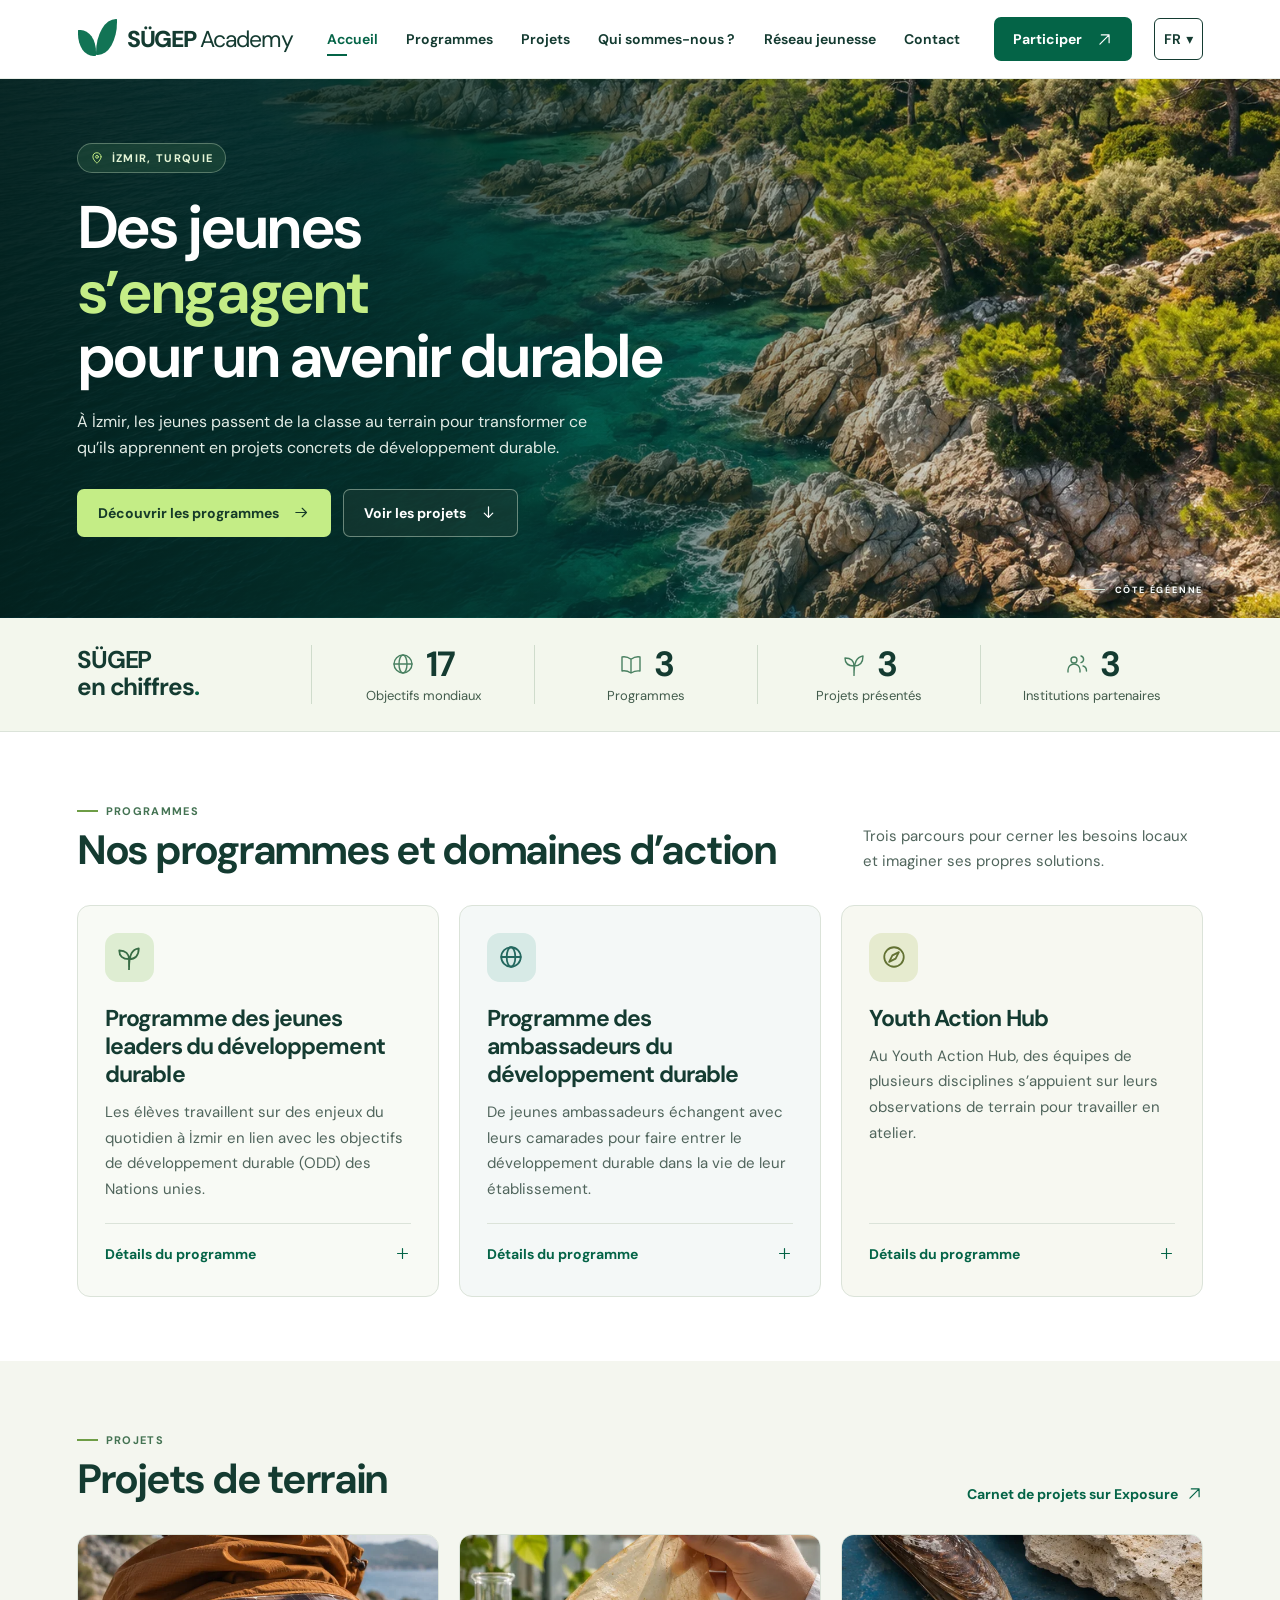
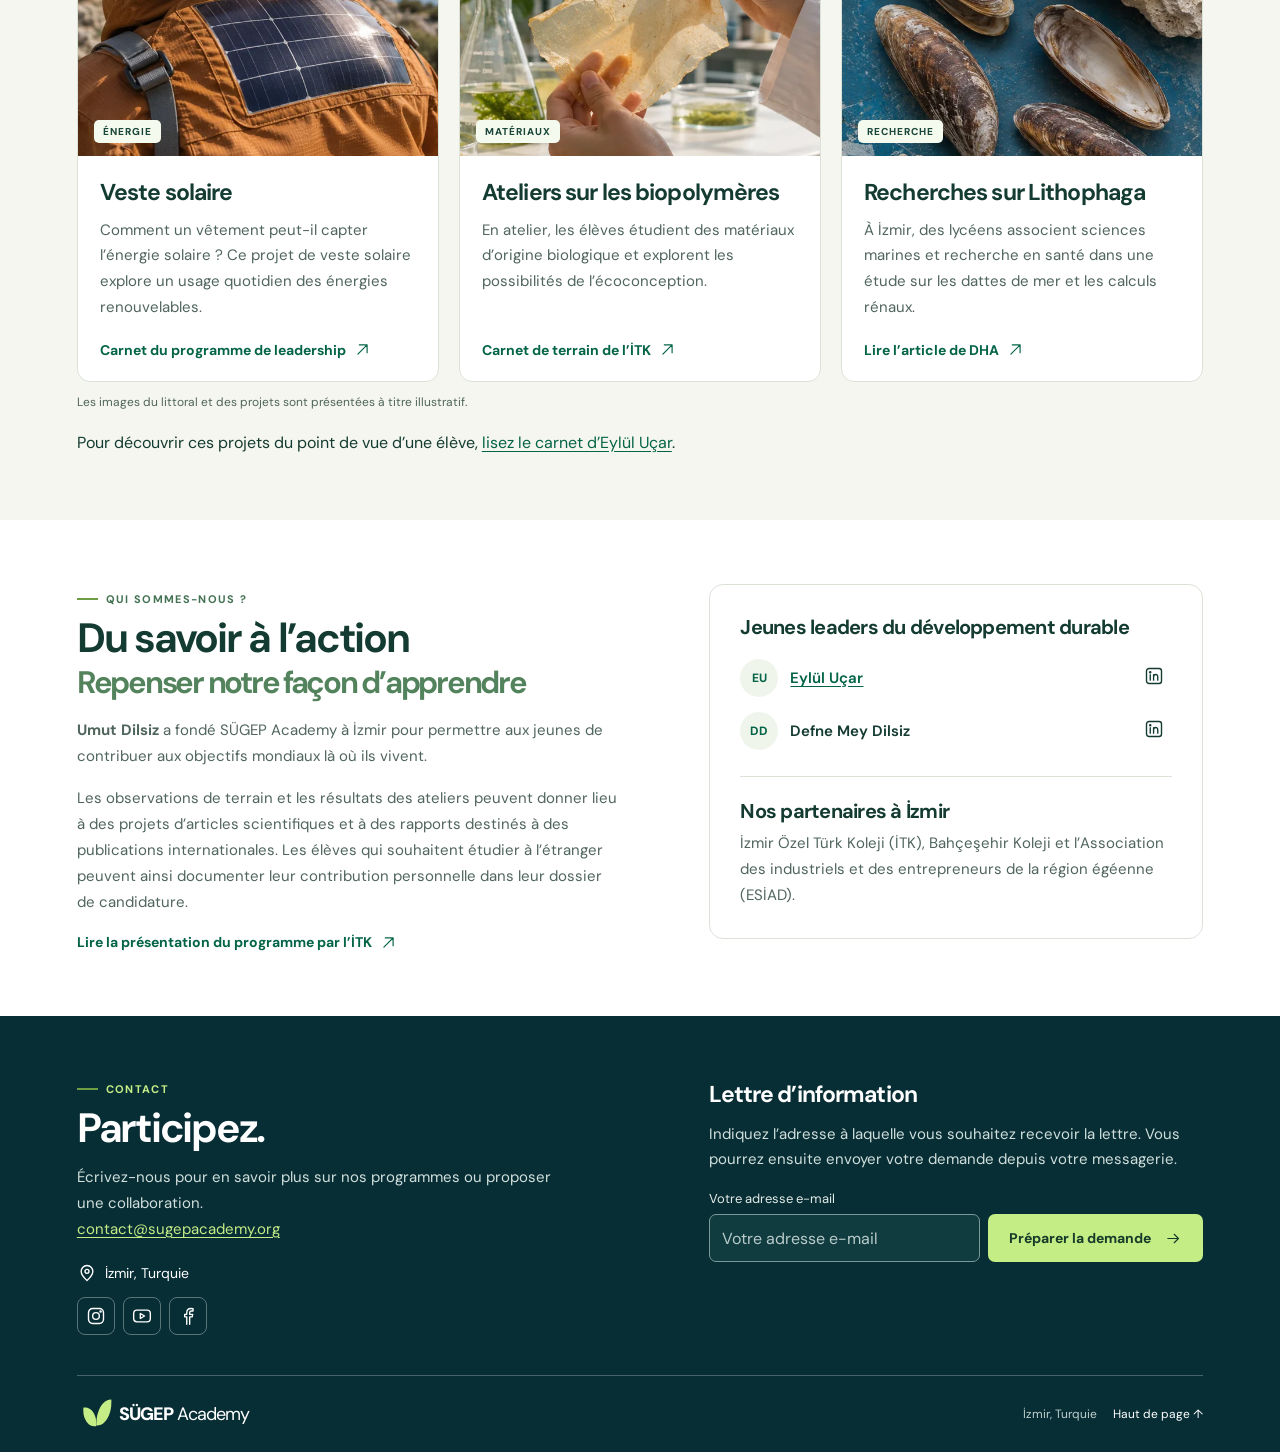
<file: fr/index.html>
<!doctype html>
<html lang="fr">
  <head>
    <meta charset="utf-8" />
    <meta name="viewport" content="width=device-width, initial-scale=1" />
    <title>SÜGEP Academy – Les jeunes acteurs du développement durable</title>
    <meta
      name="description"
      content="Découvrez les programmes de SÜGEP Academy, ses projets de terrain et les jeunes qui s’engagent pour le développement durable à İzmir, en Turquie."
    />
    <meta name="theme-color" content="#073f34" />
    <link rel="stylesheet" href="../style.css" />
    <link rel="preload" as="image" href="../assets/ege.webp" />
    <script src="../script.js" defer></script>
    <link rel="canonical" href="https://sugepacademy.org/fr/">
    <link rel="alternate" hreflang="tr" href="https://sugepacademy.org/">
    <link rel="alternate" hreflang="en" href="https://sugepacademy.org/en/">
    <link rel="alternate" hreflang="fr" href="https://sugepacademy.org/fr/">
    <link rel="alternate" hreflang="x-default" href="https://sugepacademy.org/">
    <link rel="stylesheet" href="../assets/language.css">
    <script defer src="../assets/language.js"></script>
  </head>
  <body>
    <a class="skip" href="#icerik">Aller au contenu</a>
    <!-- Paylaşılan çizgi ikonları tek bir yerel sembol kümesinden gelir. -->
    <svg class="symbols" xmlns="http://www.w3.org/2000/svg" aria-hidden="true">
      <defs>
        <symbol id="i-arrow" viewBox="0 0 24 24"><path d="M4 12h15m-6-6 6 6-6 6" /></symbol>
        <symbol id="i-up-right" viewBox="0 0 24 24"><path d="M5.5 18.5l13-13m-11 0h11v11" /></symbol>
        <symbol id="i-down" viewBox="0 0 24 24"><path d="M12 4v15m-6-6 6 6 6-6" /></symbol>
        <symbol id="i-pin" viewBox="0 0 24 24">
          <path d="M19 10c0 5-7 11-7 11S5 15 5 10a7 7 0 1 1 14 0Z" />
          <circle cx="12" cy="10" r="2.4" />
        </symbol>
        <symbol id="i-leaf" viewBox="0 0 24 24">
          <path d="M20.5 3.5C10 3.5 4 6 4 12.5a6.5 6.5 0 0 0 6.5 6.5c6 0 10-6 10-15.5ZM3 21l12-12" />
        </symbol>
        <symbol id="i-globe" viewBox="0 0 24 24">
          <circle cx="12" cy="12" r="9" />
          <ellipse cx="12" cy="12" rx="4" ry="9" />
          <path d="M3 12h18" />
        </symbol>
        <symbol id="i-book" viewBox="0 0 24 24">
          <path
            d="M3 5c3.4-.6 6.1.1 9 2.2C15 5.1 17.6 4.4 21 5v14c-3.4-.6-6 .2-9 2-2.9-1.8-5.6-2.6-9-2Zm9 2.2V21"
          />
        </symbol>
        <symbol id="i-users" viewBox="0 0 24 24">
          <circle cx="9" cy="8" r="3" />
          <path d="M3 20v-2a6 6 0 0 1 12 0v2m1-16a3.4 3.4 0 0 1 0 6.6M18 14c2.3.6 3.5 2.1 3.5 5" />
        </symbol>
        <symbol id="i-sprout" viewBox="0 0 24 24">
          <path d="M12 21v-7C6 14 3 11 3 6c6 0 9 3 9 8Zm0 2.5C12 9 15 5 21 4c0 7-3.2 10-9 10" />
        </symbol>
        <symbol id="i-compass" viewBox="0 0 24 24">
          <circle cx="12" cy="12" r="9" />
          <path d="m16.5 7.5-3 6-6 3 3-6Z" />
        </symbol>
        <symbol id="i-stack" viewBox="0 0 24 24">
          <path d="m12 3 9 5-9 5-9-5Zm-9 10 9 5 9-5M3 18l9 5 9-5" />
        </symbol>
        <symbol id="i-instagram" viewBox="0 0 24 24">
          <rect x="3" y="3" width="18" height="18" rx="5" />
          <circle cx="12" cy="12" r="4" />
          <circle cx="17.5" cy="6.7" r=".7" fill="currentColor" />
        </symbol>
        <symbol id="i-youtube" viewBox="0 0 24 24">
          <rect x="2" y="5" width="20" height="14" rx="4" />
          <path d="m10 9 5 3-5 3Z" />
        </symbol>
        <symbol id="i-facebook" viewBox="0 0 24 24">
          <path
            d="M14 22v-9h3l.6-3H14V8c0-1.6.6-2 2.1-2H18V3.2c-.8-.2-1.8-.2-2.5-.2-3.2 0-5 1.8-5 5v2H8v3h2.5v9"
          />
        </symbol>
        <symbol id="i-linkedin" viewBox="0 0 24 24">
          <rect x="3" y="3" width="18" height="18" rx="3" />
          <path d="M7.5 10.5V17m4-6.5V17m0-4c0-3.5 5-4 5 0v4" />
          <circle cx="7.5" cy="7.5" r=".7" fill="currentColor" />
        </symbol>
        <symbol id="i-menu" viewBox="0 0 24 24"><path d="M3 6h18M3 12h18M3 18h18" /></symbol>
        <symbol id="i-close" viewBox="0 0 24 24"><path d="m5 5 14 14m0-14L5 19" /></symbol>
        <symbol id="i-plus" viewBox="0 0 24 24"><path d="M5 12h14m-7-7v14" /></symbol>
        <symbol id="i-copy" viewBox="0 0 24 24">
          <rect x="8" y="8" width="12" height="13" rx="2" />
          <path d="M15 8V4H4v12h4" />
        </symbol>
      </defs>
    </svg>
    <!-- Kurumsal logo hazır olduğunda brand-mark alanı değiştirilebilir. -->
    <header class="site-header">
      <div class="wrap nav-row">
        <a class="brand" href="#anasayfa" aria-label="Accueil de SÜGEP Academy"
          ><span class="brand-mark" aria-hidden="true"></span><span><b>SÜGEP</b> Academy</span></a
        >
        <nav id="menu" class="nav-links" aria-label="Navigation principale">
          <a href="#anasayfa">Accueil</a><a href="#programlar">Programmes</a
          ><a href="#projeler">Projets</a><a href="#hakkimizda">Qui sommes-nous ?</a
          ><a href="./youth/">Réseau jeunesse</a><a href="#iletisim">Contact</a>
        </nav>
        <a class="btn header-cta" href="#iletisim"
          >Participer
          <svg class="icon" aria-hidden="true" focusable="false"><use href="#i-up-right"></use></svg
        ></a>
        <details class="languages">
          <summary aria-label="Choisir la langue · Français">FR <span aria-hidden="true">▾</span></summary>
          <nav aria-label="Choisir la langue">
              <a href="../" hreflang="tr" lang="tr">Türkçe</a>
              <a href="../en/" hreflang="en" lang="en">English</a>
              <a href="./" hreflang="fr" lang="fr" aria-current="page">Français</a>
          </nav>
        </details>
        <button
          class="menu-toggle"
          type="button"
          aria-controls="menu"
          aria-expanded="false" data-close-label="Fermer le menu"
          aria-label="Ouvrir le menu"
        >
          <svg class="icon" aria-hidden="true" focusable="false"><use href="#i-menu"></use></svg
          ><svg class="icon" aria-hidden="true" focusable="false"><use href="#i-close"></use></svg>
        </button>
      </div>
    </header>
    <main id="icerik">
      <section class="hero" id="anasayfa" aria-labelledby="hero-title">
        <div class="wrap hero-inner">
          <div class="place">
            <svg class="icon" aria-hidden="true" focusable="false"><use href="#i-pin"></use></svg> İzmir, Turquie
          </div>
          <h1 id="hero-title">Des jeunes <em>s’engagent</em> pour un avenir durable</h1>
          <p>
            À İzmir, les jeunes passent de la classe au terrain pour transformer ce qu’ils apprennent en projets concrets de développement durable.
          </p>
          <div class="actions">
            <a class="btn lime" href="#programlar"
              >Découvrir les programmes
              <svg class="icon" aria-hidden="true" focusable="false"><use href="#i-arrow"></use></svg
            ></a>
            <a class="btn ghost" href="#projeler"
              >Voir les projets
              <svg class="icon" aria-hidden="true" focusable="false"><use href="#i-down"></use></svg
            ></a>
          </div>
        </div>
        <div class="hero-foot wrap">
          <span class="location-note"><i></i>CÔTE ÉGÉENNE</span>
        </div>
      </section>
      <!-- Sayaçların son değerleri JavaScript kapalıyken de okunabilir. -->
      <section id="rakamlar" class="numbers" aria-labelledby="numbers-title">
        <div class="wrap number-row">
          <h2 id="numbers-title">SÜGEP <br />en chiffres<span>.</span></h2>
          <dl class="metrics">
            <div class="metric">
              <dt>Objectifs mondiaux</dt>
              <dd>
                <svg class="icon" aria-hidden="true" focusable="false"><use href="#i-globe"></use></svg
                ><span data-count="17">17</span>
              </dd>
            </div>
            <div class="metric">
              <dt>Programmes</dt>
              <dd>
                <svg class="icon" aria-hidden="true" focusable="false"><use href="#i-book"></use></svg
                ><span data-count="3">3</span>
              </dd>
            </div>
            <div class="metric">
              <dt>Projets présentés</dt>
              <dd>
                <svg class="icon" aria-hidden="true" focusable="false"><use href="#i-sprout"></use></svg
                ><span data-count="3">3</span>
              </dd>
            </div>
            <div class="metric">
              <dt>Institutions partenaires</dt>
              <dd>
                <svg class="icon" aria-hidden="true" focusable="false"><use href="#i-users"></use></svg
                ><span data-count="3">3</span>
              </dd>
            </div>
          </dl>
        </div>
      </section>
      <section class="section programs" id="programlar" aria-labelledby="programs-title">
        <div class="wrap">
          <div class="section-head">
            <div>
              <span class="kicker"><i></i>PROGRAMMES</span>
              <h2 id="programs-title">Nos programmes et domaines d’action</h2>
            </div>
            <p>
              Trois parcours pour cerner les besoins locaux et imaginer ses propres solutions.
            </p>
          </div>
          <div class="card-grid">
            <article class="program card tone-0">
              <span class="tile-icon"
                ><svg class="icon" aria-hidden="true" focusable="false"><use href="#i-sprout"></use></svg
              ></span>
              <h3>Programme des jeunes leaders du développement durable</h3>
              <p>
                Les élèves travaillent sur des enjeux du quotidien à İzmir en lien avec les objectifs de développement durable (ODD) des Nations unies.
              </p>
              <details>
                <summary>
                  Détails du programme
                  <svg class="icon" aria-hidden="true" focusable="false"><use href="#i-plus"></use></svg>
                </summary>
                <p>
                  Les élèves choisissent une question à étudier sur le terrain, consignent leurs observations et présentent des pistes de solution. Rapports et présentations viennent enrichir leur dossier scolaire.
                </p>
                <a class="text-link" href="https://sugep.exposure.co/sdg-youth-leadership-program"
                  >Carnet de terrain
                  <svg class="icon" aria-hidden="true" focusable="false">
                    <use href="#i-up-right"></use></svg
                ></a>
              </details>
            </article>
            <article class="program card tone-1">
              <span class="tile-icon"
                ><svg class="icon" aria-hidden="true" focusable="false"><use href="#i-globe"></use></svg
              ></span>
              <h3>Programme des ambassadeurs du développement durable</h3>
              <p>
                De jeunes ambassadeurs échangent avec leurs camarades pour faire entrer le développement durable dans la vie de leur établissement.
              </p>
              <details>
                <summary>
                  Détails du programme
                  <svg class="icon" aria-hidden="true" focusable="false"><use href="#i-plus"></use></svg>
                </summary>
                <p>
                  Les élèves discutent d’un besoin repéré dans leur établissement, se fixent un objectif commun et imaginent ensemble des campagnes et des ateliers.
                </p>
                <a class="text-link" href="https://sugep.exposure.co/izmir-turk-koleji"
                  >Carnet de terrain
                  <svg class="icon" aria-hidden="true" focusable="false">
                    <use href="#i-up-right"></use></svg
                ></a>
              </details>
            </article>
            <article class="program card tone-2">
              <span class="tile-icon"
                ><svg class="icon" aria-hidden="true" focusable="false"><use href="#i-compass"></use></svg
              ></span>
              <h3>Youth Action Hub</h3>
              <p>Au Youth Action Hub, des équipes de plusieurs disciplines s’appuient sur leurs observations de terrain pour travailler en atelier.</p>
              <details>
                <summary>
                  Détails du programme
                  <svg class="icon" aria-hidden="true" focusable="false"><use href="#i-plus"></use></svg>
                </summary>
                <p>
                  Les équipes mettent leurs idées à l’épreuve à petite échelle. Elles s’entraident en partageant prototypes, choix de matériaux et notes de terrain.
                </p>
                <a class="text-link" href="https://www.youtube.com/@sugepacademy9947"
                  >Vidéos de l’Académie
                  <svg class="icon" aria-hidden="true" focusable="false">
                    <use href="#i-up-right"></use></svg
                ></a>
              </details>
            </article>
          </div>
        </div>
      </section>
      <section class="section projects" id="projeler" aria-labelledby="projects-title">
        <div class="wrap">
          <div class="section-head">
            <div>
              <span class="kicker"><i></i>PROJETS</span>
              <h2 id="projects-title">Projets de terrain</h2>
            </div>
            <a class="text-link" href="https://sugep.exposure.co/"
              >Carnet de projets sur Exposure
              <svg class="icon" aria-hidden="true" focusable="false"><use href="#i-up-right"></use></svg
            ></a>
          </div>
          <div class="card-grid">
            <article class="project card">
              <div class="project-photo">
                <img src="../assets/solar.webp" width="620" height="380" alt="" loading="lazy" /><span
                  >ÉNERGIE</span
                >
              </div>
              <div class="project-copy">
                <h3>Veste solaire</h3>
                <p>
                  Comment un vêtement peut-il capter l’énergie solaire ? Ce projet de veste solaire explore un usage quotidien des énergies renouvelables.
                </p>
                <a class="text-link" href="https://sugep.exposure.co/sdg-youth-leadership-program"
                  >Carnet du programme de leadership
                  <svg class="icon" aria-hidden="true" focusable="false">
                    <use href="#i-up-right"></use></svg
                ></a>
              </div>
            </article>
            <article class="project card">
              <div class="project-photo">
                <img src="../assets/biopolimer.webp" width="620" height="380" alt="" loading="lazy" /><span
                  >MATÉRIAUX</span
                >
              </div>
              <div class="project-copy">
                <h3>Ateliers sur les biopolymères</h3>
                <p>
                  En atelier, les élèves étudient des matériaux d’origine biologique et explorent les possibilités de l’écoconception.
                </p>
                <a class="text-link" href="https://sugep.exposure.co/izmir-turk-koleji"
                  >Carnet de terrain de l’İTK
                  <svg class="icon" aria-hidden="true" focusable="false">
                    <use href="#i-up-right"></use></svg
                ></a>
              </div>
            </article>
            <article class="project card">
              <div class="project-photo">
                <img src="../assets/lithophaga.webp" width="620" height="380" alt="" loading="lazy" /><span
                  >RECHERCHE</span
                >
              </div>
              <div class="project-copy">
                <h3>Recherches sur Lithophaga</h3>
                <p>
                  À İzmir, des lycéens associent sciences marines et recherche en santé dans une étude sur les dattes de mer et les calculs rénaux.
                </p>
                <a
                  class="text-link"
                  href="https://www.dha.com.tr/yerel-haberler/izmir/liselilerden-bobrek-tasina-yonelik-bilimsel-ara-2973177"
                  >Lire l’article de DHA
                  <svg class="icon" aria-hidden="true" focusable="false">
                    <use href="#i-up-right"></use></svg
                ></a>
              </div>
            </article>
          </div>
          <small class="credit">Les images du littoral et des projets sont présentées à titre illustratif.</small>
          <p class="field-note">Pour découvrir ces projets du point de vue d’une élève, <a href="https://eylulucar.com/projets/academie/">lisez le carnet d’Eylül Uçar</a>.</p>
        </div>
      </section>
      <section class="section about" id="hakkimizda" aria-labelledby="about-title">
        <div class="wrap about-grid">
          <div>
            <span class="kicker"><i></i>QUI SOMMES-NOUS ?</span>
            <h2 id="about-title">
              Du savoir à l’action<span class="heading-sub">Repenser notre façon d’apprendre</span>
            </h2>
            <p>
              <strong>Umut Dilsiz</strong> a fondé SÜGEP Academy à İzmir pour permettre aux jeunes de contribuer aux objectifs mondiaux là où ils vivent.
            </p>
            <p>
              Les observations de terrain et les résultats des ateliers peuvent donner lieu à des projets d’articles scientifiques et à des rapports destinés à des publications internationales. Les élèves qui souhaitent étudier à l’étranger peuvent ainsi documenter leur contribution personnelle dans leur dossier de candidature.
            </p>
            <a
              class="text-link"
              href="https://www.ozelturkkoleji.com/en/we-educate-young-sustainability-leaders/"
              >Lire la présentation du programme par l’İTK
              <svg class="icon" aria-hidden="true" focusable="false"><use href="#i-up-right"></use></svg
            ></a>
          </div>
          <div class="about-panel">
            <h3>Jeunes leaders du développement durable</h3>
            <ul class="leaders">
              <li>
                <span class="initial">EU</span><span><a class="leader-profile" href="https://eylulucar.com/" aria-label="Le portfolio d’Eylül Uçar">Eylül Uçar</a></span
                ><a href="https://tr.linkedin.com/in/eylul-ucar" aria-label="Eylül Uçar, LinkedIn"
                  ><svg class="icon" aria-hidden="true" focusable="false">
                    <use href="#i-linkedin"></use></svg
                ></a>
              </li>
              <li>
                <span class="initial">DD</span><span>Defne Mey Dilsiz</span
                ><a
                  href="https://tr.linkedin.com/in/defne-mey-dilsiz-5473402ba"
                  aria-label="Defne Mey Dilsiz, LinkedIn"
                  ><svg class="icon" aria-hidden="true" focusable="false">
                    <use href="#i-linkedin"></use></svg
                ></a>
              </li>
            </ul>
            <h3>Nos partenaires à İzmir</h3>
            <p>
              İzmir Özel Türk Koleji (İTK), Bahçeşehir Koleji et l’Association des industriels et des entrepreneurs de la région égéenne (ESİAD).
            </p>
          </div>
        </div>
      </section>
    </main>
    <footer class="footer" id="iletisim">
      <div class="wrap footer-grid">
        <div>
          <span class="kicker"><i></i>CONTACT</span>
          <h2>Participez.</h2>
          <p>
            Écrivez-nous pour en savoir plus sur nos programmes ou proposer une collaboration.<br>
            <a class="contact-email" href="mailto:contact@sugepacademy.org">contact@sugepacademy.org</a>
          </p>
          <address>
            <svg class="icon" aria-hidden="true" focusable="false"><use href="#i-pin"></use></svg> İzmir, Turquie
          </address>
          <div class="social">
            <a href="https://www.instagram.com/sugep_academy/" aria-label="SÜGEP Academy, Instagram"
              ><svg class="icon" aria-hidden="true" focusable="false">
                <use href="#i-instagram"></use></svg></a
            ><a href="https://www.youtube.com/@sugepacademy9947" aria-label="SÜGEP Academy, YouTube"
              ><svg class="icon" aria-hidden="true" focusable="false">
                <use href="#i-youtube"></use></svg></a
            ><a href="https://www.facebook.com/educationforsdg/" aria-label="SÜGEP Academy, Facebook"
              ><svg class="icon" aria-hidden="true" focusable="false"><use href="#i-facebook"></use></svg
            ></a>
          </div>
        </div>
        <div class="newsletter">
          <h3>Lettre d’information</h3>
          <p>Indiquez l’adresse à laquelle vous souhaitez recevoir la lettre. Vous pourrez ensuite envoyer votre demande depuis votre messagerie.</p>
          <!-- Bu statik form, adresi depolamadan kullanıcının göndereceği mesajı hazırlar. -->
          <form id="newsletter" hidden
            data-message="Bonjour, je souhaite recevoir la lettre de SÜGEP Academy. Voici mon adresse e-mail :"
            data-ready="Votre demande est prête. Ouvrez le brouillon pour l’envoyer."
            data-copied="Message copié. Vous pouvez l’envoyer à contact@sugepacademy.org."
            data-selected="Le message est sélectionné. Utilisez la commande de copie de votre appareil.">
            <label for="email">Votre adresse e-mail</label>
            <div class="input-row">
              <input
                type="email"
                id="email"
                autocomplete="email"
                placeholder="Votre adresse e-mail"
                required
              /><button type="submit" class="btn lime">
                Préparer la demande
                <svg class="icon" aria-hidden="true" focusable="false"><use href="#i-arrow"></use></svg>
              </button>
            </div>
          </form>
          <div id="request-panel" hidden>
            <label for="request-text">Votre message</label
            ><textarea id="request-text" rows="3" readonly></textarea>
            <div class="request-actions">
              <button type="button" class="text-link" id="copy">
                Copier le message
                <svg class="icon" aria-hidden="true" focusable="false">
                  <use href="#i-copy"></use>
                </svg></button
              ><a class="text-link" id="request-mail" href="mailto:contact@sugepacademy.org?subject=Inscription%20%C3%A0%20la%20lettre%20de%20S%C3%9CGEP%20Academy"
                >Ouvrir le brouillon
                <svg class="icon" aria-hidden="true" focusable="false"><use href="#i-up-right"></use></svg
              ></a>
            </div>
          </div>
          <p id="status" role="status" class="status"></p>
          <noscript
            ><a href="mailto:contact@sugepacademy.org?subject=Inscription%20%C3%A0%20la%20lettre%20de%20S%C3%9CGEP%20Academy"
              >Demander l’inscription par e-mail</a
            ></noscript
          >
        </div>
      </div>
      <div class="wrap footer-bottom">
        <a class="brand" href="#anasayfa" aria-label="Accueil de SÜGEP Academy"
          ><span class="brand-mark" aria-hidden="true"></span><span><b>SÜGEP</b> Academy</span></a
        ><span>İzmir, Turquie</span><a href="#anasayfa">Haut de page ↑</a>
      </div>
    </footer>
  </body>
</html>
</file>
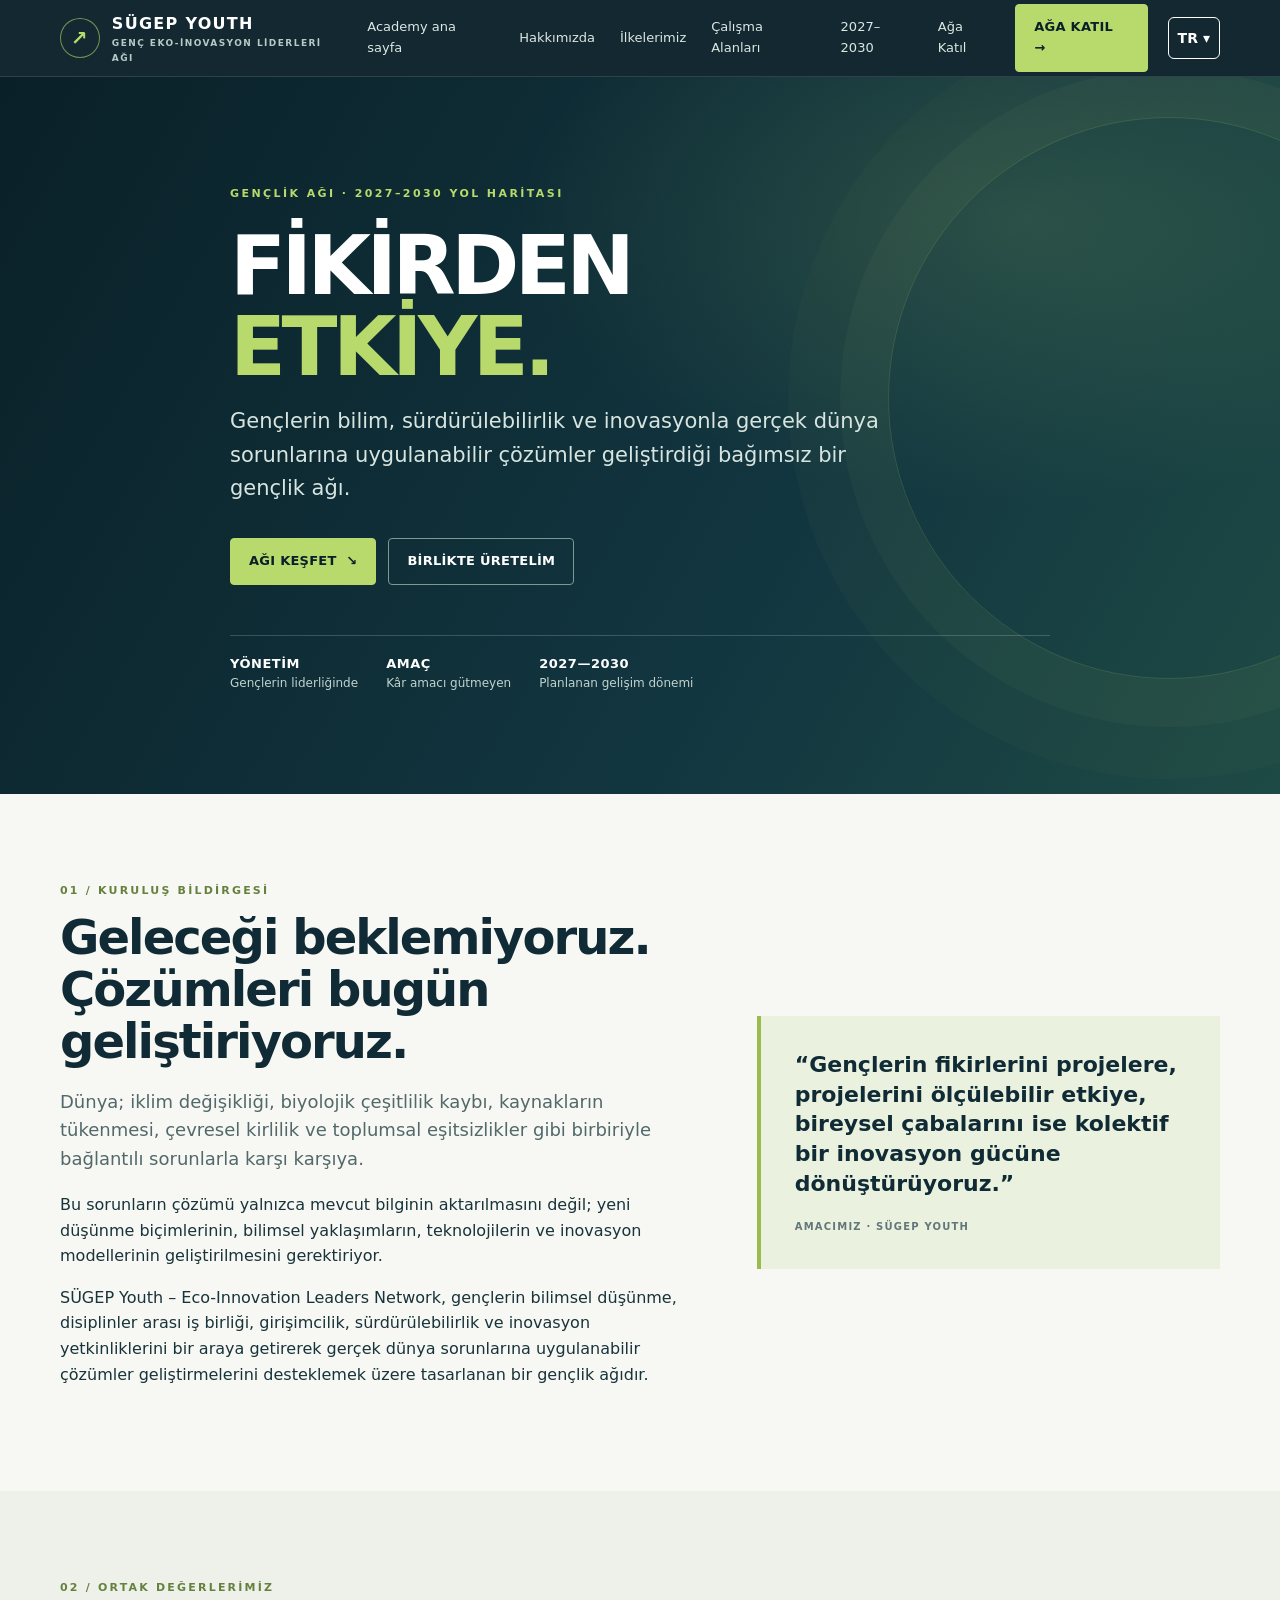
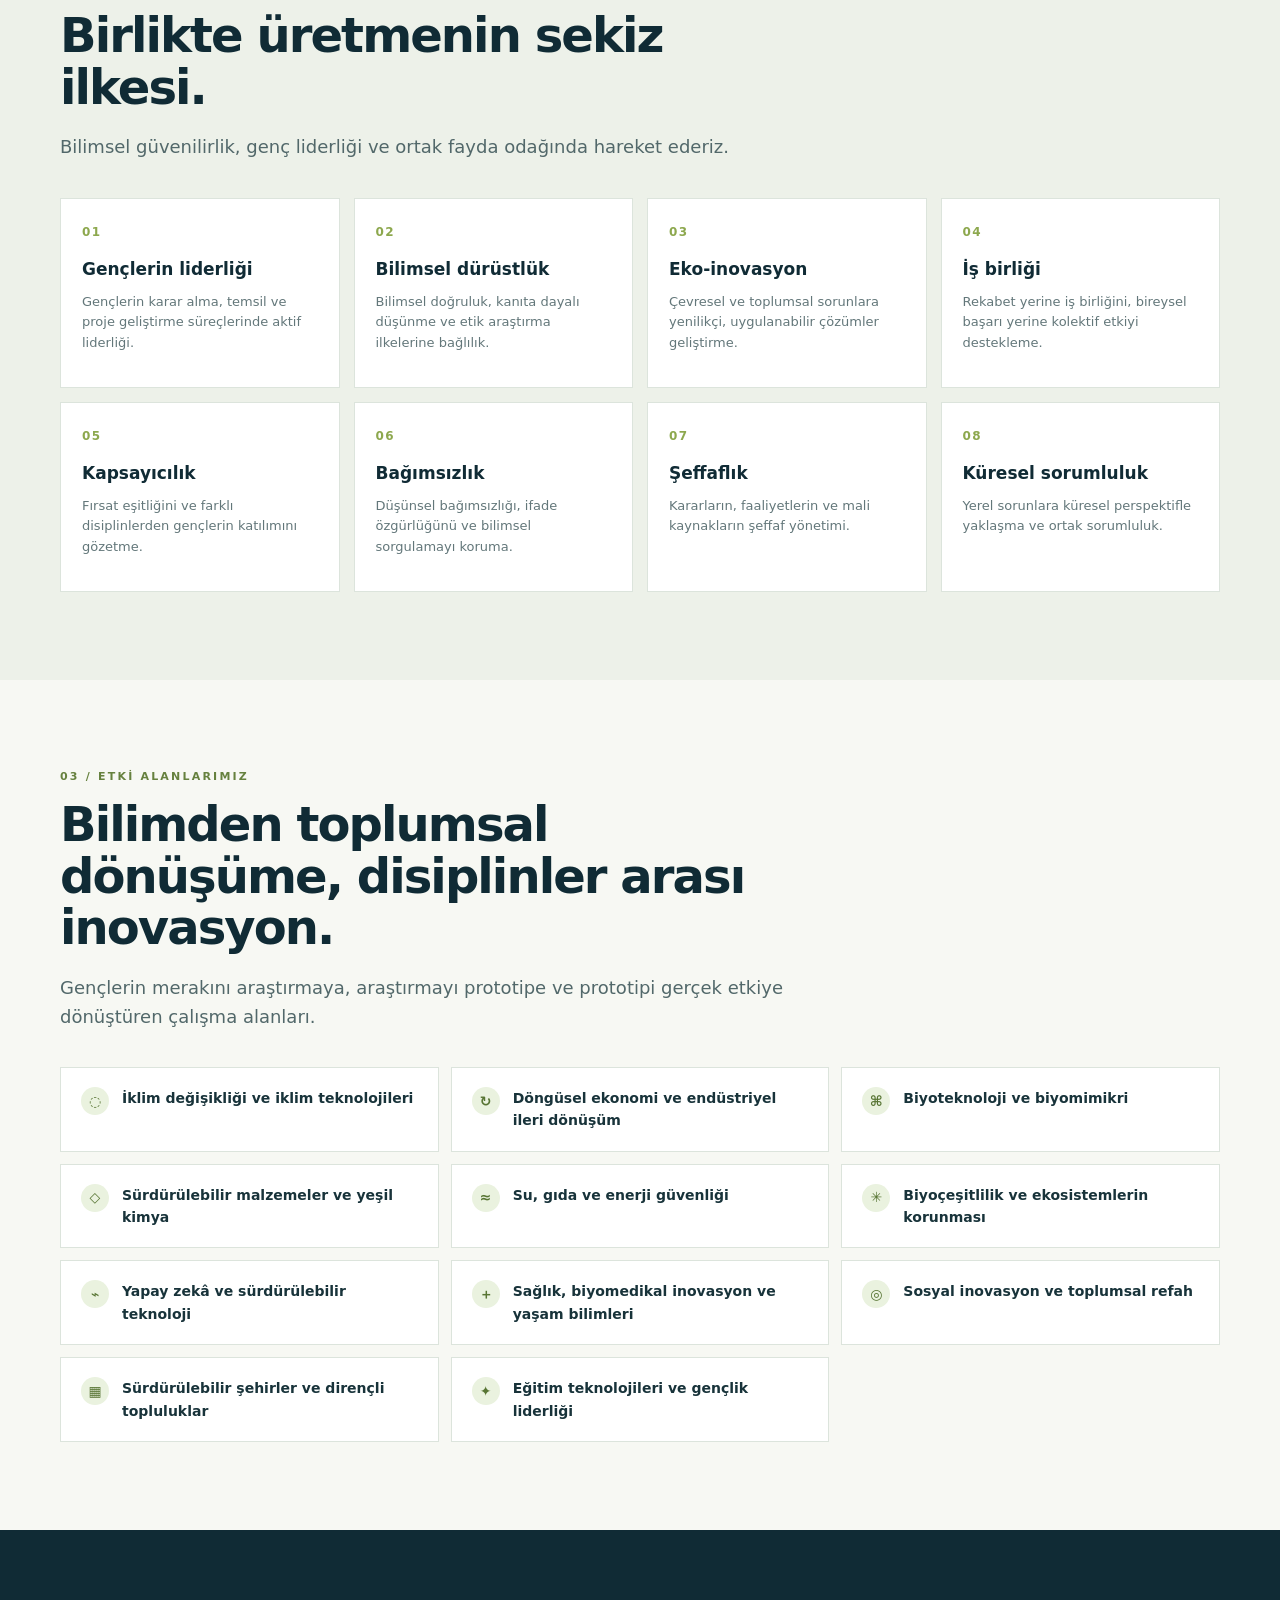
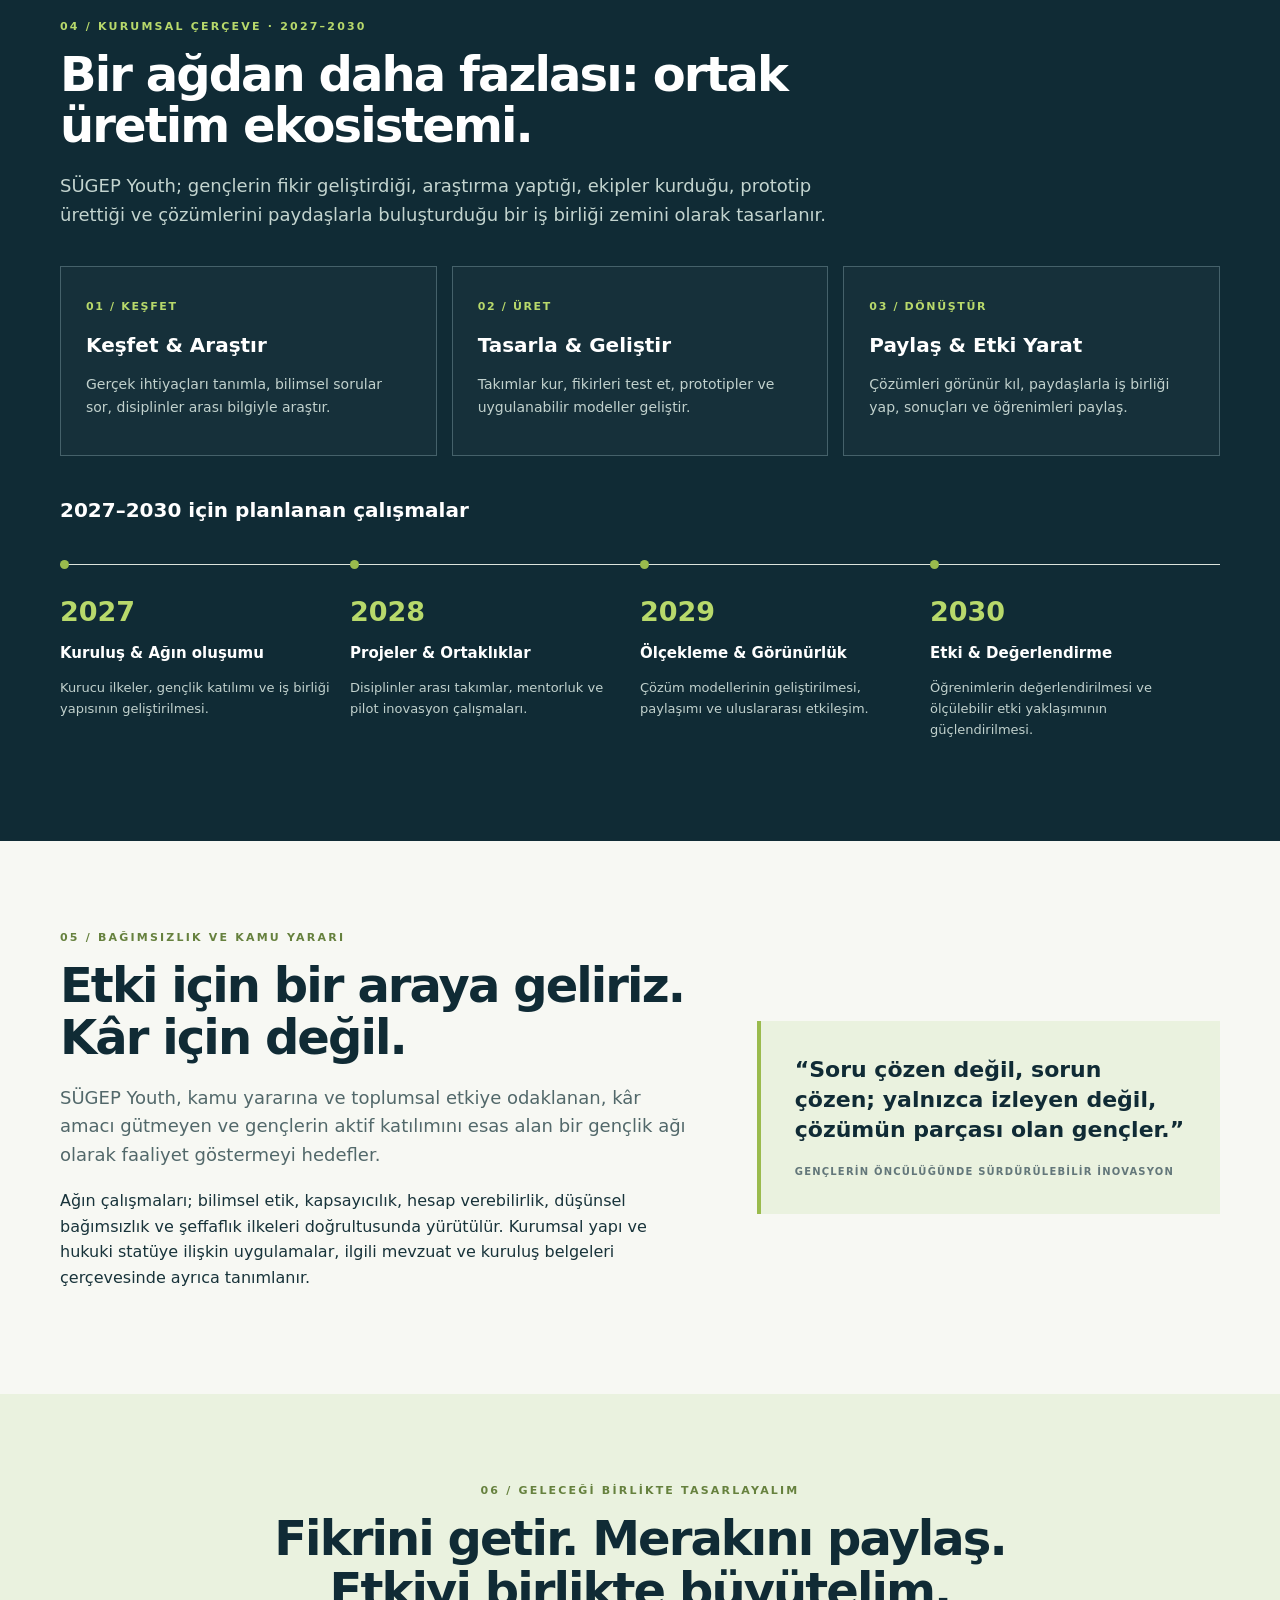
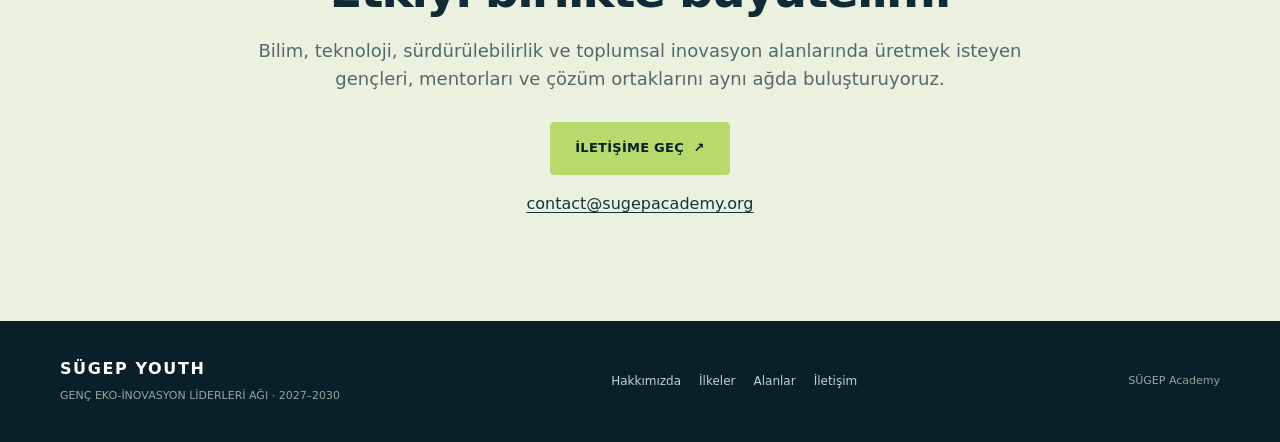
<file: youth/index.html>
<!doctype html>
<html lang="tr">
  <head>
    <meta charset="utf-8" />
    <meta name="viewport" content="width=device-width, initial-scale=1" />
    <meta
      name="description"
      content="SÜGEP Youth – Eco-Innovation Leaders Network. Gençlerin bilim, sürdürülebilirlik ve inovasyonla gerçek dünya sorunlarına çözümler geliştirdiği uluslararası gençlik ağı."
    />
    <title>SÜGEP Youth – Genç Eko-İnovasyon Liderleri Ağı</title>
    <link rel="stylesheet" href="./style.css" />
    <script defer src="./script.js"></script>
    <link rel="canonical" href="https://sugepacademy.org/youth/">
    <link rel="alternate" hreflang="tr" href="https://sugepacademy.org/youth/">
    <link rel="alternate" hreflang="en" href="https://sugepacademy.org/en/youth/">
    <link rel="alternate" hreflang="fr" href="https://sugepacademy.org/fr/youth/">
    <link rel="alternate" hreflang="x-default" href="https://sugepacademy.org/youth/">
    <link rel="stylesheet" href="../assets/language.css">
    <script defer src="../assets/language.js"></script>
  </head>
  <body>
    <header>
      <div class="wrap nav">
        <a class="brand" href="#top"
          ><span class="mark">↗</span
          ><span>SÜGEP YOUTH<small>GENÇ EKO-İNOVASYON LİDERLERİ AĞI</small></span></a
        >
        <nav class="links" id="links" aria-label="Gençlik ağı menüsü">
          <a href="../">Academy ana sayfa</a><a href="#about">Hakkımızda</a
          ><a href="#principles">İlkelerimiz</a><a href="#fields">Çalışma Alanları</a
          ><a href="#framework">2027–2030</a><a href="#join">Ağa Katıl</a>
        </nav>
        <a class="nav-cta" href="#join">AĞA KATIL →</a>
        <details class="languages">
          <summary aria-label="Dil seçimi · Türkçe">TR <span aria-hidden="true">▾</span></summary>
          <nav aria-label="Dil seçimi">
              <a href="./" hreflang="tr" lang="tr" aria-current="page">Türkçe</a>
              <a href="../en/youth/" hreflang="en" lang="en">English</a>
              <a href="../fr/youth/" hreflang="fr" lang="fr">Français</a>
          </nav>
        </details>
        <button
          class="menu"
          id="menu"
          type="button"
          aria-controls="links"
          aria-expanded="false" data-close-label="Menüyü kapat"
          aria-label="Menüyü aç"
        >
          ☰
        </button>
      </div>
    </header>
    <main id="top">
      <div class="hero">
        <div class="wrap hero-inner">
          <div class="eyebrow">Gençlik ağı · 2027–2030 yol haritası</div>
          <h1>FİKİRDEN<br /><span>ETKİYE.</span></h1>
          <p class="hero-sub">
            Gençlerin bilim, sürdürülebilirlik ve inovasyonla gerçek dünya sorunlarına uygulanabilir
            çözümler geliştirdiği bağımsız bir gençlik ağı.
          </p>
          <div class="hero-actions">
            <a class="btn" href="#about">AĞI KEŞFET&nbsp; ↘</a
            ><a class="btn btn-outline" href="#join">BİRLİKTE ÜRETELİM</a>
          </div>
          <div class="hero-note">
            <div><b>YÖNETİM</b>Gençlerin liderliğinde</div>
            <div><b>AMAÇ</b>Kâr amacı gütmeyen</div>
            <div><b>2027—2030</b>Planlanan gelişim dönemi</div>
          </div>
        </div>
      </div>
      <section id="about">
        <div class="wrap intro-grid">
          <div>
            <div class="section-kicker">01 / Kuruluş bildirgesi</div>
            <h2 class="section-title">Geleceği beklemiyoruz. Çözümleri bugün geliştiriyoruz.</h2>
            <p class="lead">
              Dünya; iklim değişikliği, biyolojik çeşitlilik kaybı, kaynakların tükenmesi, çevresel
              kirlilik ve toplumsal eşitsizlikler gibi birbiriyle bağlantılı sorunlarla karşı karşıya.
            </p>
            <p>
              Bu sorunların çözümü yalnızca mevcut bilginin aktarılmasını değil; yeni düşünme
              biçimlerinin, bilimsel yaklaşımların, teknolojilerin ve inovasyon modellerinin
              geliştirilmesini gerektiriyor.
            </p>
            <p>
              SÜGEP Youth – Eco-Innovation Leaders Network, gençlerin bilimsel düşünme, disiplinler arası
              iş birliği, girişimcilik, sürdürülebilirlik ve inovasyon yetkinliklerini bir araya getirerek
              gerçek dünya sorunlarına uygulanabilir çözümler geliştirmelerini desteklemek üzere
              tasarlanan bir gençlik ağıdır.
            </p>
          </div>
          <aside class="quote-panel">
            <p>
              “Gençlerin fikirlerini projelere, projelerini ölçülebilir etkiye, bireysel çabalarını ise
              kolektif bir inovasyon gücüne dönüştürüyoruz.”
            </p>
            <small>Amacımız · SÜGEP Youth</small>
          </aside>
        </div>
      </section>
      <section class="pillars" id="principles">
        <div class="wrap">
          <div class="section-kicker">02 / Ortak değerlerimiz</div>
          <h2 class="section-title">Birlikte üretmenin sekiz ilkesi.</h2>
          <p class="lead">
            Bilimsel güvenilirlik, genç liderliği ve ortak fayda odağında hareket ederiz.
          </p>
          <div class="grid-4">
            <article class="principle">
              <div class="num">01</div>
              <h3>Gençlerin liderliği</h3>
              <p>Gençlerin karar alma, temsil ve proje geliştirme süreçlerinde aktif liderliği.</p>
            </article>
            <article class="principle">
              <div class="num">02</div>
              <h3>Bilimsel dürüstlük</h3>
              <p>Bilimsel doğruluk, kanıta dayalı düşünme ve etik araştırma ilkelerine bağlılık.</p>
            </article>
            <article class="principle">
              <div class="num">03</div>
              <h3>Eko-inovasyon</h3>
              <p>Çevresel ve toplumsal sorunlara yenilikçi, uygulanabilir çözümler geliştirme.</p>
            </article>
            <article class="principle">
              <div class="num">04</div>
              <h3>İş birliği</h3>
              <p>Rekabet yerine iş birliğini, bireysel başarı yerine kolektif etkiyi destekleme.</p>
            </article>
            <article class="principle">
              <div class="num">05</div>
              <h3>Kapsayıcılık</h3>
              <p>Fırsat eşitliğini ve farklı disiplinlerden gençlerin katılımını gözetme.</p>
            </article>
            <article class="principle">
              <div class="num">06</div>
              <h3>Bağımsızlık</h3>
              <p>Düşünsel bağımsızlığı, ifade özgürlüğünü ve bilimsel sorgulamayı koruma.</p>
            </article>
            <article class="principle">
              <div class="num">07</div>
              <h3>Şeffaflık</h3>
              <p>Kararların, faaliyetlerin ve mali kaynakların şeffaf yönetimi.</p>
            </article>
            <article class="principle">
              <div class="num">08</div>
              <h3>Küresel sorumluluk</h3>
              <p>Yerel sorunlara küresel perspektifle yaklaşma ve ortak sorumluluk.</p>
            </article>
          </div>
        </div>
      </section>
      <section id="fields">
        <div class="wrap">
          <div class="section-kicker">03 / Etki alanlarımız</div>
          <h2 class="section-title">Bilimden toplumsal dönüşüme, disiplinler arası inovasyon.</h2>
          <p class="lead">
            Gençlerin merakını araştırmaya, araştırmayı prototipe ve prototipi gerçek etkiye dönüştüren
            çalışma alanları.
          </p>
          <div class="fields-grid">
            <div class="field"><i>◌</i>İklim değişikliği ve iklim teknolojileri</div>
            <div class="field"><i>↻</i>Döngüsel ekonomi ve endüstriyel ileri dönüşüm</div>
            <div class="field"><i>⌘</i>Biyoteknoloji ve biyomimikri</div>
            <div class="field"><i>◇</i>Sürdürülebilir malzemeler ve yeşil kimya</div>
            <div class="field"><i>≈</i>Su, gıda ve enerji güvenliği</div>
            <div class="field"><i>✳</i>Biyoçeşitlilik ve ekosistemlerin korunması</div>
            <div class="field"><i>⌁</i>Yapay zekâ ve sürdürülebilir teknoloji</div>
            <div class="field"><i>＋</i>Sağlık, biyomedikal inovasyon ve yaşam bilimleri</div>
            <div class="field"><i>◎</i>Sosyal inovasyon ve toplumsal refah</div>
            <div class="field"><i>▦</i>Sürdürülebilir şehirler ve dirençli topluluklar</div>
            <div class="field"><i>✦</i>Eğitim teknolojileri ve gençlik liderliği</div>
          </div>
        </div>
      </section>
      <section class="network" id="framework">
        <div class="wrap">
          <div class="section-kicker">04 / Kurumsal çerçeve · 2027–2030</div>
          <h2 class="section-title">Bir ağdan daha fazlası: ortak üretim ekosistemi.</h2>
          <p class="lead">
            SÜGEP Youth; gençlerin fikir geliştirdiği, araştırma yaptığı, ekipler kurduğu, prototip
            ürettiği ve çözümlerini paydaşlarla buluşturduğu bir iş birliği zemini olarak tasarlanır.
          </p>
          <div class="network-cards">
            <article class="network-card">
              <span>01 / KEŞFET</span>
              <h3>Keşfet & Araştır</h3>
              <p>Gerçek ihtiyaçları tanımla, bilimsel sorular sor, disiplinler arası bilgiyle araştır.</p>
            </article>
            <article class="network-card">
              <span>02 / ÜRET</span>
              <h3>Tasarla & Geliştir</h3>
              <p>Takımlar kur, fikirleri test et, prototipler ve uygulanabilir modeller geliştir.</p>
            </article>
            <article class="network-card">
              <span>03 / DÖNÜŞTÜR</span>
              <h3>Paylaş & Etki Yarat</h3>
              <p>Çözümleri görünür kıl, paydaşlarla iş birliği yap, sonuçları ve öğrenimleri paylaş.</p>
            </article>
          </div>
          <h3 class="roadmap-heading">2027–2030 için planlanan çalışmalar</h3>
          <div class="roadmap">
            <div class="year">
              <b>2027</b>
              <h3>Kuruluş & Ağın oluşumu</h3>
              <p>Kurucu ilkeler, gençlik katılımı ve iş birliği yapısının geliştirilmesi.</p>
            </div>
            <div class="year">
              <b>2028</b>
              <h3>Projeler & Ortaklıklar</h3>
              <p>Disiplinler arası takımlar, mentorluk ve pilot inovasyon çalışmaları.</p>
            </div>
            <div class="year">
              <b>2029</b>
              <h3>Ölçekleme & Görünürlük</h3>
              <p>Çözüm modellerinin geliştirilmesi, paylaşımı ve uluslararası etkileşim.</p>
            </div>
            <div class="year">
              <b>2030</b>
              <h3>Etki & Değerlendirme</h3>
              <p>Öğrenimlerin değerlendirilmesi ve ölçülebilir etki yaklaşımının güçlendirilmesi.</p>
            </div>
          </div>
        </div>
      </section>
      <section id="purpose">
        <div class="wrap intro-grid">
          <div>
            <div class="section-kicker">05 / Bağımsızlık ve kamu yararı</div>
            <h2 class="section-title">Etki için bir araya geliriz. Kâr için değil.</h2>
            <p class="lead">
              SÜGEP Youth, kamu yararına ve toplumsal etkiye odaklanan, kâr amacı gütmeyen ve gençlerin
              aktif katılımını esas alan bir gençlik ağı olarak faaliyet göstermeyi hedefler.
            </p>
            <p>
              Ağın çalışmaları; bilimsel etik, kapsayıcılık, hesap verebilirlik, düşünsel bağımsızlık ve
              şeffaflık ilkeleri doğrultusunda yürütülür. Kurumsal yapı ve hukuki statüye ilişkin
              uygulamalar, ilgili mevzuat ve kuruluş belgeleri çerçevesinde ayrıca tanımlanır.
            </p>
          </div>
          <aside class="quote-panel">
            <p>“Soru çözen değil, sorun çözen; yalnızca izleyen değil, çözümün parçası olan gençler.”</p>
            <small>Gençlerin öncülüğünde sürdürülebilir inovasyon</small>
          </aside>
        </div>
      </section>
      <section class="join" id="join">
        <div class="wrap">
          <div class="section-kicker">06 / Geleceği birlikte tasarlayalım</div>
          <h2 class="section-title">Fikrini getir. Merakını paylaş. Etkiyi birlikte büyütelim.</h2>
          <p class="lead">
            Bilim, teknoloji, sürdürülebilirlik ve toplumsal inovasyon alanlarında üretmek isteyen
            gençleri, mentorları ve çözüm ortaklarını aynı ağda buluşturuyoruz.
          </p>
          <a
            class="btn"
            href="mailto:contact@sugepacademy.org?subject=S%C3%9CGEP%20Youth%20%E2%80%93%20A%C4%9Fa%20kat%C4%B1l%C4%B1m"
            >İLETİŞİME GEÇ&nbsp; ↗</a
          >
          <p>
            <a class="contact-email" href="mailto:contact@sugepacademy.org">contact@sugepacademy.org</a>
          </p>
        </div>
      </section>
    </main>
    <footer>
      <div class="wrap foot">
        <div>
          <strong>SÜGEP YOUTH</strong><br /><small>GENÇ EKO-İNOVASYON LİDERLERİ AĞI · 2027–2030</small>
        </div>
        <div class="foot-links">
          <a href="#about">Hakkımızda</a><a href="#principles">İlkeler</a><a href="#fields">Alanlar</a
          ><a href="#join">İletişim</a>
        </div>
        <small><a href="../">SÜGEP Academy</a></small>
      </div>
    </footer>
  </body>
</html>
</file>
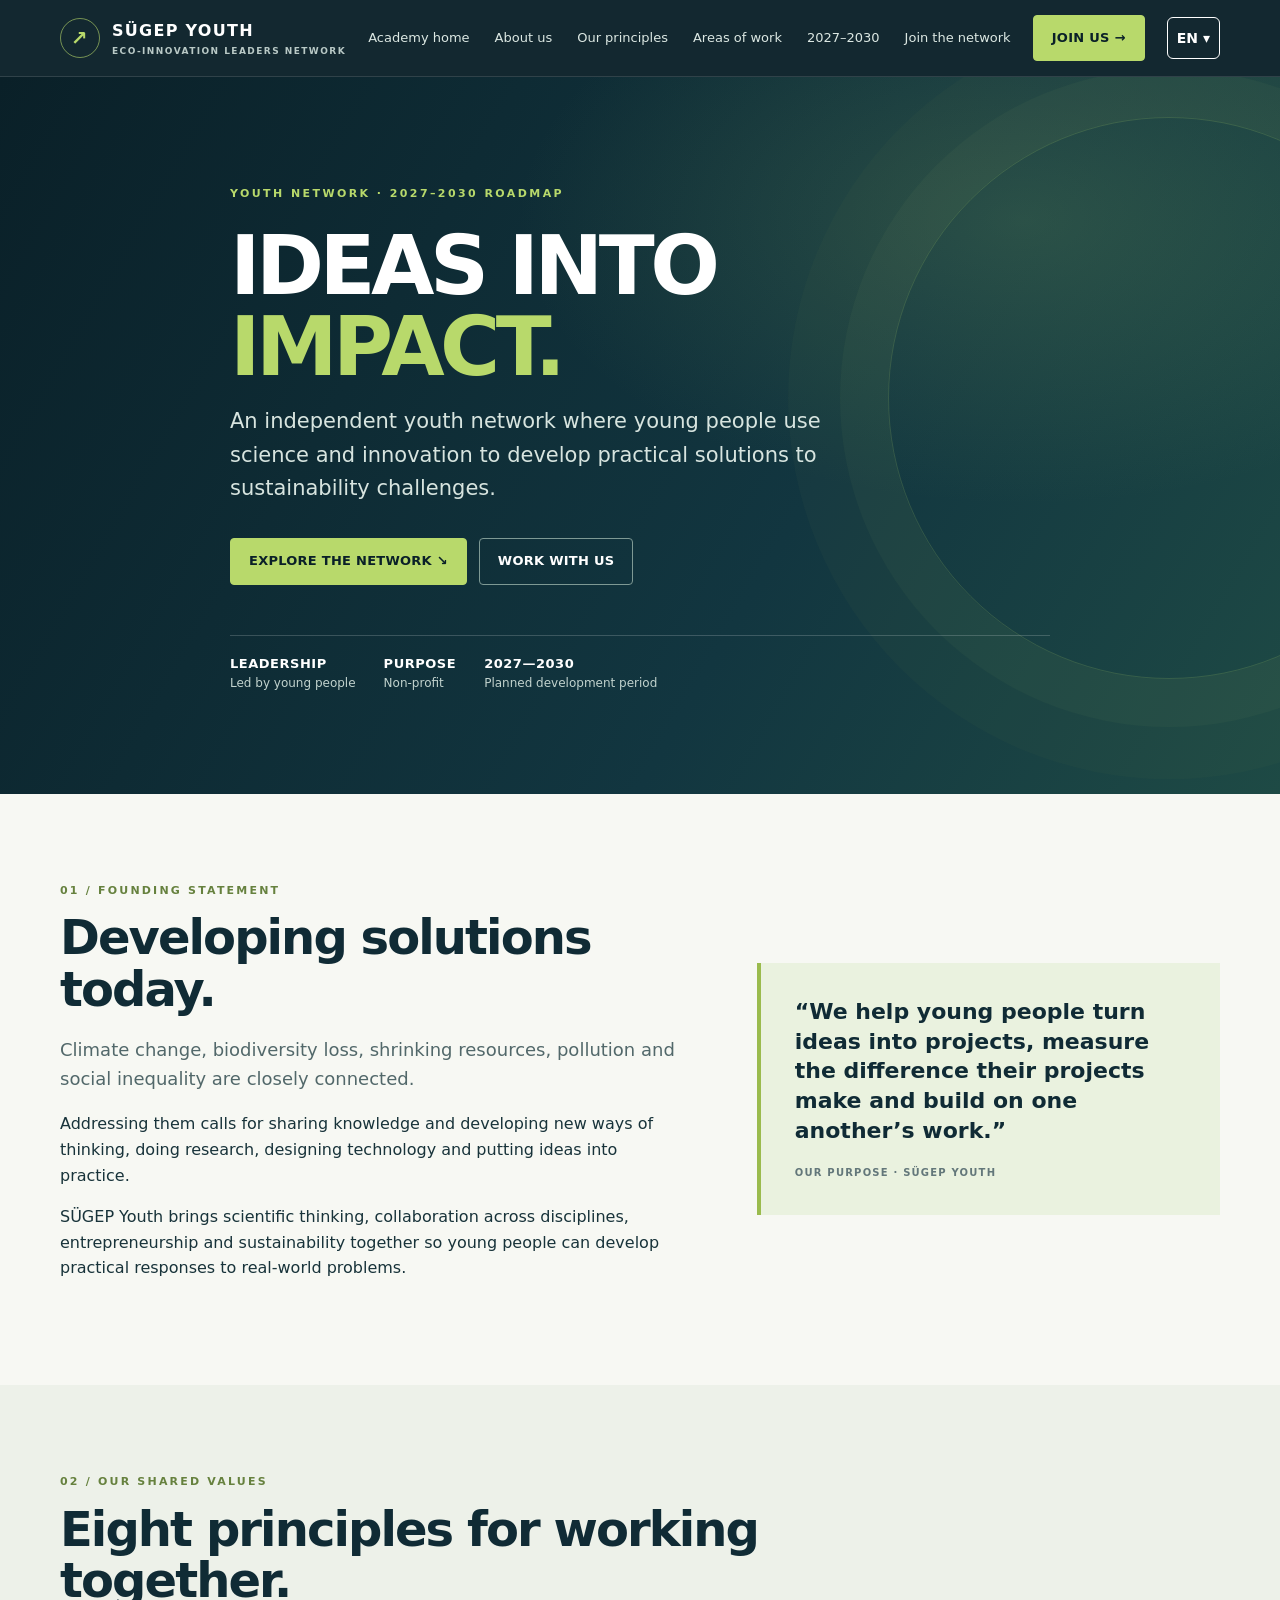
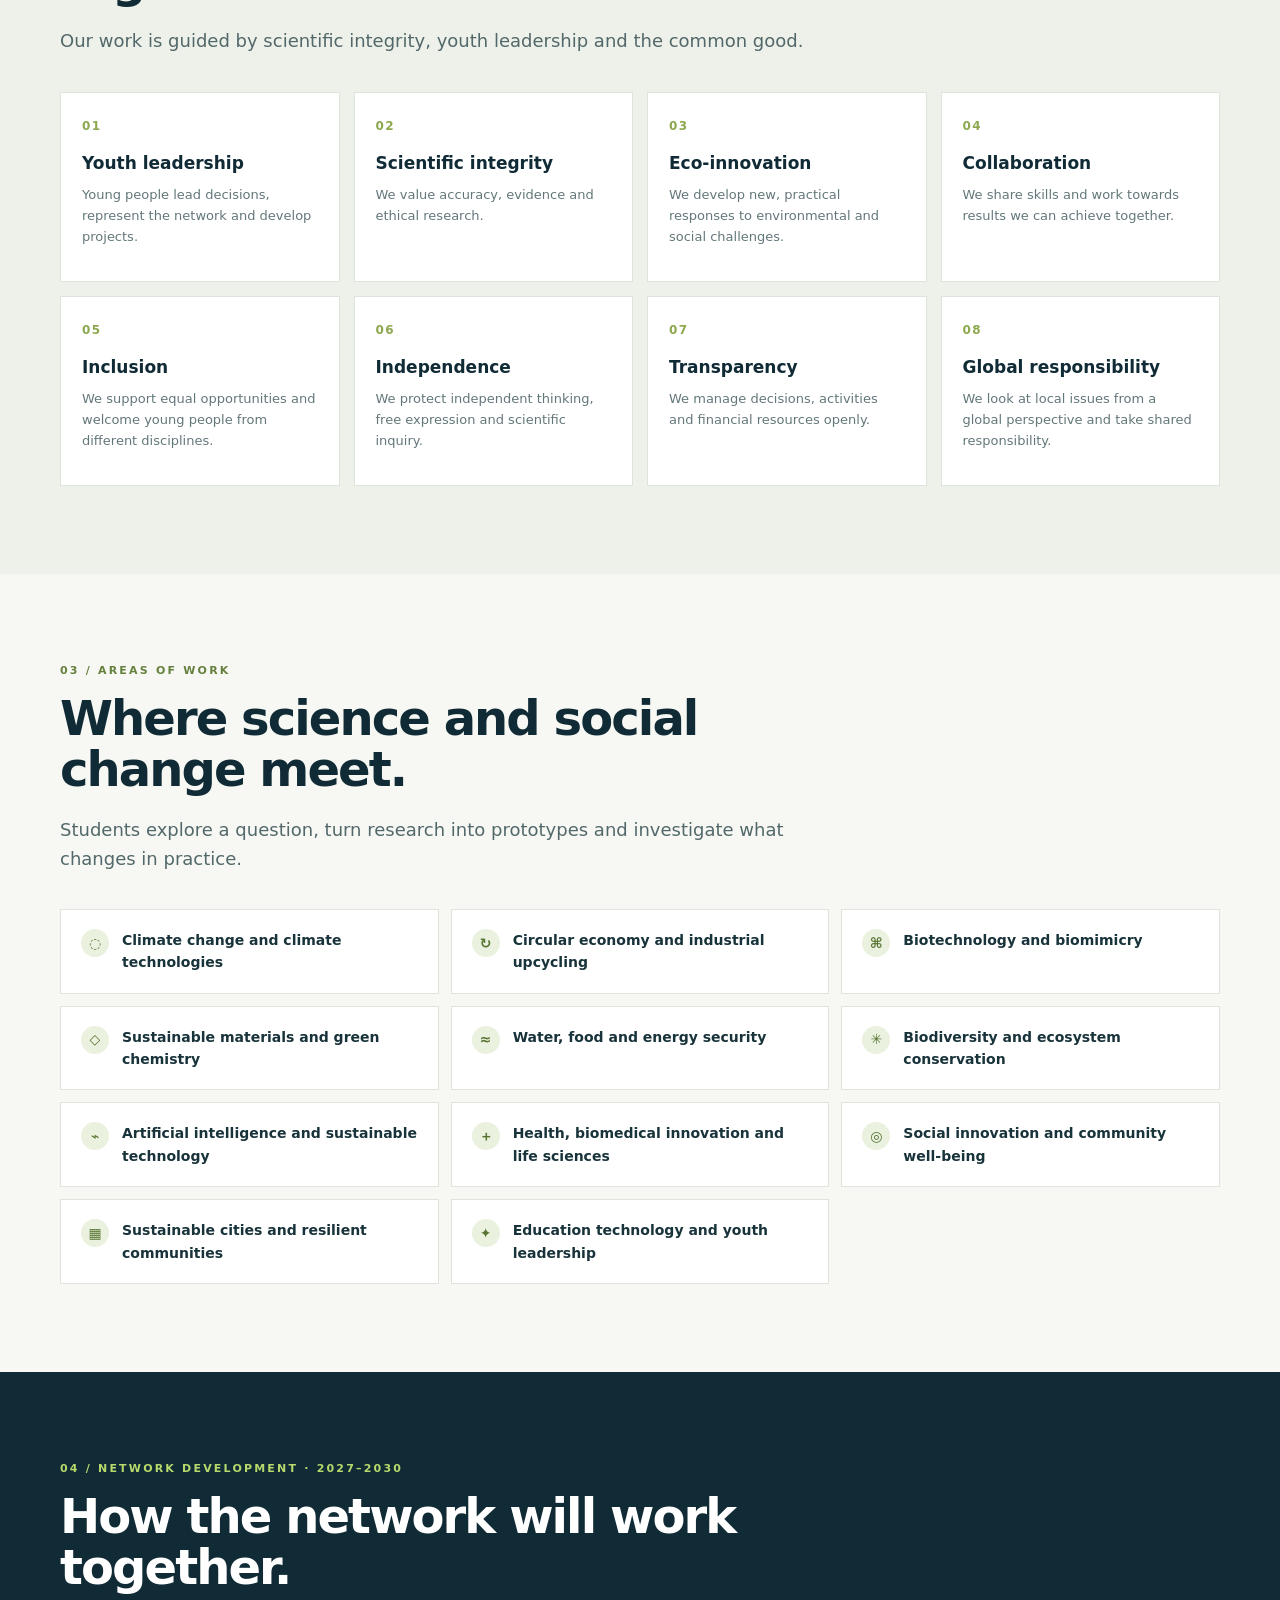
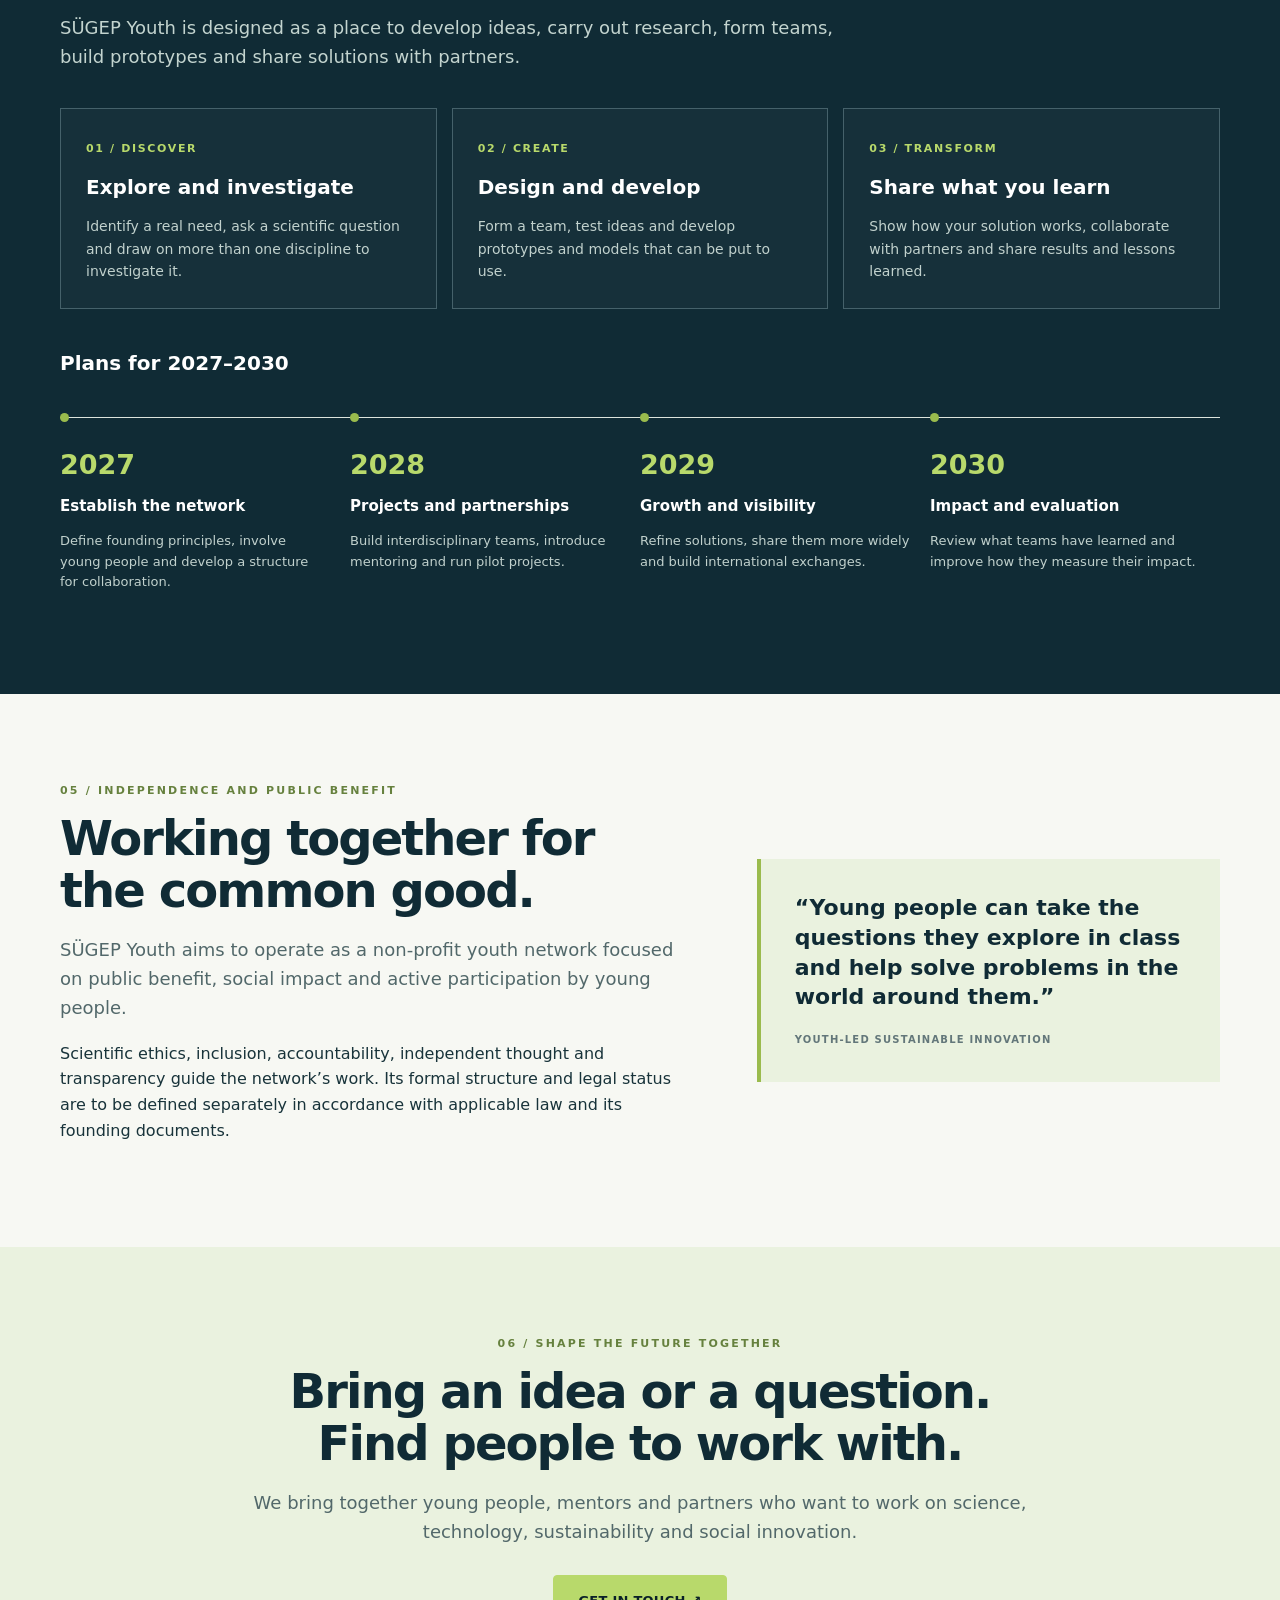
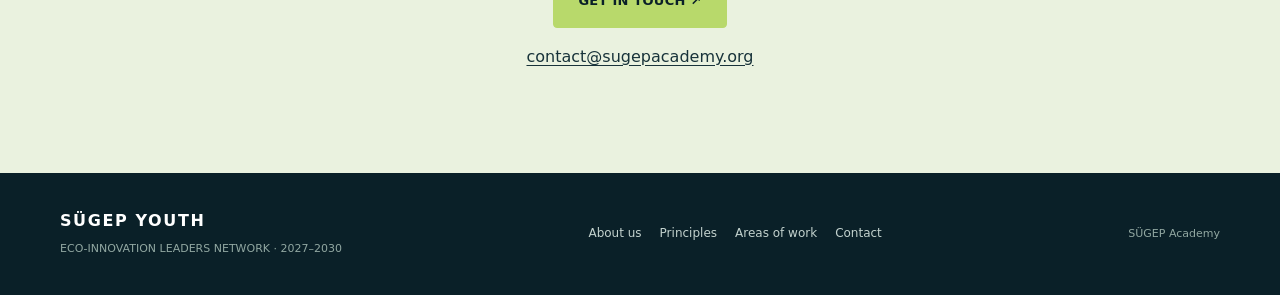
<file: en/youth/index.html>
<!doctype html>
<html lang="en">
  <head>
    <meta charset="utf-8" />
    <meta name="viewport" content="width=device-width, initial-scale=1" />
    <meta
      name="description"
      content="Discover SÜGEP Youth, the international youth network where students explore science, sustainability and innovation together."
    />
    <title>SÜGEP Youth – Eco-Innovation Leaders Network</title>
    <link rel="stylesheet" href="../../youth/style.css" />
    <script defer src="../../youth/script.js"></script>
    <link rel="canonical" href="https://sugepacademy.org/en/youth/">
    <link rel="alternate" hreflang="tr" href="https://sugepacademy.org/youth/">
    <link rel="alternate" hreflang="en" href="https://sugepacademy.org/en/youth/">
    <link rel="alternate" hreflang="fr" href="https://sugepacademy.org/fr/youth/">
    <link rel="alternate" hreflang="x-default" href="https://sugepacademy.org/youth/">
    <link rel="stylesheet" href="../../assets/language.css">
    <script defer src="../../assets/language.js"></script>
  </head>
  <body>
    <header>
      <div class="wrap nav">
        <a class="brand" href="#top"
          ><span class="mark">↗</span
          ><span>SÜGEP YOUTH<small>ECO-INNOVATION LEADERS NETWORK</small></span></a
        >
        <nav class="links" id="links" aria-label="Youth network navigation">
          <a href="../">Academy home</a><a href="#about">About us</a
          ><a href="#principles">Our principles</a><a href="#fields">Areas of work</a
          ><a href="#framework">2027–2030</a><a href="#join">Join the network</a>
        </nav>
        <a class="nav-cta" href="#join">JOIN US →</a>
        <details class="languages">
          <summary aria-label="Choose a language · English">EN <span aria-hidden="true">▾</span></summary>
          <nav aria-label="Choose a language">
              <a href="../../youth/" hreflang="tr" lang="tr">Türkçe</a>
              <a href="./" hreflang="en" lang="en" aria-current="page">English</a>
              <a href="../../fr/youth/" hreflang="fr" lang="fr">Français</a>
          </nav>
        </details>
        <button
          class="menu"
          id="menu"
          type="button"
          aria-controls="links"
          aria-expanded="false" data-close-label="Close menu"
          aria-label="Open menu"
        >
          ☰
        </button>
      </div>
    </header>
    <main id="top">
      <div class="hero">
        <div class="wrap hero-inner">
          <div class="eyebrow">Youth network · 2027–2030 roadmap</div>
          <h1>IDEAS INTO<br /><span>IMPACT.</span></h1>
          <p class="hero-sub">
            An independent youth network where young people use science and innovation to develop practical solutions to sustainability challenges.
          </p>
          <div class="hero-actions">
            <a class="btn" href="#about">EXPLORE THE NETWORK ↘</a
            ><a class="btn btn-outline" href="#join">WORK WITH US</a>
          </div>
          <div class="hero-note">
            <div><b>LEADERSHIP</b>Led by young people</div>
            <div><b>PURPOSE</b>Non-profit</div>
            <div><b>2027—2030</b>Planned development period</div>
          </div>
        </div>
      </div>
      <section id="about">
        <div class="wrap intro-grid">
          <div>
            <div class="section-kicker">01 / Founding statement</div>
            <h2 class="section-title">Developing solutions today.</h2>
            <p class="lead">
              Climate change, biodiversity loss, shrinking resources, pollution and social inequality are closely connected.
            </p>
            <p>
              Addressing them calls for sharing knowledge and developing new ways of thinking, doing research, designing technology and putting ideas into practice.
            </p>
            <p>
              SÜGEP Youth brings scientific thinking, collaboration across disciplines, entrepreneurship and sustainability together so young people can develop practical responses to real-world problems.
            </p>
          </div>
          <aside class="quote-panel">
            <p>
              “We help young people turn ideas into projects, measure the difference their projects make and build on one another’s work.”
            </p>
            <small>Our purpose · SÜGEP Youth</small>
          </aside>
        </div>
      </section>
      <section class="pillars" id="principles">
        <div class="wrap">
          <div class="section-kicker">02 / Our shared values</div>
          <h2 class="section-title">Eight principles for working together.</h2>
          <p class="lead">
            Our work is guided by scientific integrity, youth leadership and the common good.
          </p>
          <div class="grid-4">
            <article class="principle">
              <div class="num">01</div>
              <h3>Youth leadership</h3>
              <p>Young people lead decisions, represent the network and develop projects.</p>
            </article>
            <article class="principle">
              <div class="num">02</div>
              <h3>Scientific integrity</h3>
              <p>We value accuracy, evidence and ethical research.</p>
            </article>
            <article class="principle">
              <div class="num">03</div>
              <h3>Eco-innovation</h3>
              <p>We develop new, practical responses to environmental and social challenges.</p>
            </article>
            <article class="principle">
              <div class="num">04</div>
              <h3>Collaboration</h3>
              <p>We share skills and work towards results we can achieve together.</p>
            </article>
            <article class="principle">
              <div class="num">05</div>
              <h3>Inclusion</h3>
              <p>We support equal opportunities and welcome young people from different disciplines.</p>
            </article>
            <article class="principle">
              <div class="num">06</div>
              <h3>Independence</h3>
              <p>We protect independent thinking, free expression and scientific inquiry.</p>
            </article>
            <article class="principle">
              <div class="num">07</div>
              <h3>Transparency</h3>
              <p>We manage decisions, activities and financial resources openly.</p>
            </article>
            <article class="principle">
              <div class="num">08</div>
              <h3>Global responsibility</h3>
              <p>We look at local issues from a global perspective and take shared responsibility.</p>
            </article>
          </div>
        </div>
      </section>
      <section id="fields">
        <div class="wrap">
          <div class="section-kicker">03 / Areas of work</div>
          <h2 class="section-title">Where science and social change meet.</h2>
          <p class="lead">
            Students explore a question, turn research into prototypes and investigate what changes in practice.
          </p>
          <div class="fields-grid">
            <div class="field"><i>◌</i>Climate change and climate technologies</div>
            <div class="field"><i>↻</i>Circular economy and industrial upcycling</div>
            <div class="field"><i>⌘</i>Biotechnology and biomimicry</div>
            <div class="field"><i>◇</i>Sustainable materials and green chemistry</div>
            <div class="field"><i>≈</i>Water, food and energy security</div>
            <div class="field"><i>✳</i>Biodiversity and ecosystem conservation</div>
            <div class="field"><i>⌁</i>Artificial intelligence and sustainable technology</div>
            <div class="field"><i>＋</i>Health, biomedical innovation and life sciences</div>
            <div class="field"><i>◎</i>Social innovation and community well-being</div>
            <div class="field"><i>▦</i>Sustainable cities and resilient communities</div>
            <div class="field"><i>✦</i>Education technology and youth leadership</div>
          </div>
        </div>
      </section>
      <section class="network" id="framework">
        <div class="wrap">
          <div class="section-kicker">04 / Network development · 2027–2030</div>
          <h2 class="section-title">How the network will work together.</h2>
          <p class="lead">
            SÜGEP Youth is designed as a place to develop ideas, carry out research, form teams, build prototypes and share solutions with partners.
          </p>
          <div class="network-cards">
            <article class="network-card">
              <span>01 / DISCOVER</span>
              <h3>Explore and investigate</h3>
              <p>Identify a real need, ask a scientific question and draw on more than one discipline to investigate it.</p>
            </article>
            <article class="network-card">
              <span>02 / CREATE</span>
              <h3>Design and develop</h3>
              <p>Form a team, test ideas and develop prototypes and models that can be put to use.</p>
            </article>
            <article class="network-card">
              <span>03 / TRANSFORM</span>
              <h3>Share what you learn</h3>
              <p>Show how your solution works, collaborate with partners and share results and lessons learned.</p>
            </article>
          </div>
          <h3 class="roadmap-heading">Plans for 2027–2030</h3>
          <div class="roadmap">
            <div class="year">
              <b>2027</b>
              <h3>Establish the network</h3>
              <p>Define founding principles, involve young people and develop a structure for collaboration.</p>
            </div>
            <div class="year">
              <b>2028</b>
              <h3>Projects and partnerships</h3>
              <p>Build interdisciplinary teams, introduce mentoring and run pilot projects.</p>
            </div>
            <div class="year">
              <b>2029</b>
              <h3>Growth and visibility</h3>
              <p>Refine solutions, share them more widely and build international exchanges.</p>
            </div>
            <div class="year">
              <b>2030</b>
              <h3>Impact and evaluation</h3>
              <p>Review what teams have learned and improve how they measure their impact.</p>
            </div>
          </div>
        </div>
      </section>
      <section id="purpose">
        <div class="wrap intro-grid">
          <div>
            <div class="section-kicker">05 / Independence and public benefit</div>
            <h2 class="section-title">Working together for the common good.</h2>
            <p class="lead">
              SÜGEP Youth aims to operate as a non-profit youth network focused on public benefit, social impact and active participation by young people.
            </p>
            <p>
              Scientific ethics, inclusion, accountability, independent thought and transparency guide the network’s work. Its formal structure and legal status are to be defined separately in accordance with applicable law and its founding documents.
            </p>
          </div>
          <aside class="quote-panel">
            <p>“Young people can take the questions they explore in class and help solve problems in the world around them.”</p>
            <small>Youth-led sustainable innovation</small>
          </aside>
        </div>
      </section>
      <section class="join" id="join">
        <div class="wrap">
          <div class="section-kicker">06 / Shape the future together</div>
          <h2 class="section-title">Bring an idea or a question. Find people to work with.</h2>
          <p class="lead">
            We bring together young people, mentors and partners who want to work on science, technology, sustainability and social innovation.
          </p>
          <a
            class="btn"
            href="mailto:contact@sugepacademy.org?subject=S%C3%9CGEP%20Youth%20%E2%80%93%20Joining%20the%20network"
            >GET IN TOUCH ↗</a
          >
          <p>
            <a class="contact-email" href="mailto:contact@sugepacademy.org">contact@sugepacademy.org</a>
          </p>
        </div>
      </section>
    </main>
    <footer>
      <div class="wrap foot">
        <div>
          <strong>SÜGEP YOUTH</strong><br /><small>ECO-INNOVATION LEADERS NETWORK · 2027–2030</small>
        </div>
        <div class="foot-links">
          <a href="#about">About us</a><a href="#principles">Principles</a><a href="#fields">Areas of work</a
          ><a href="#join">Contact</a>
        </div>
        <small><a href="../">SÜGEP Academy</a></small>
      </div>
    </footer>
  </body>
</html>
</file>
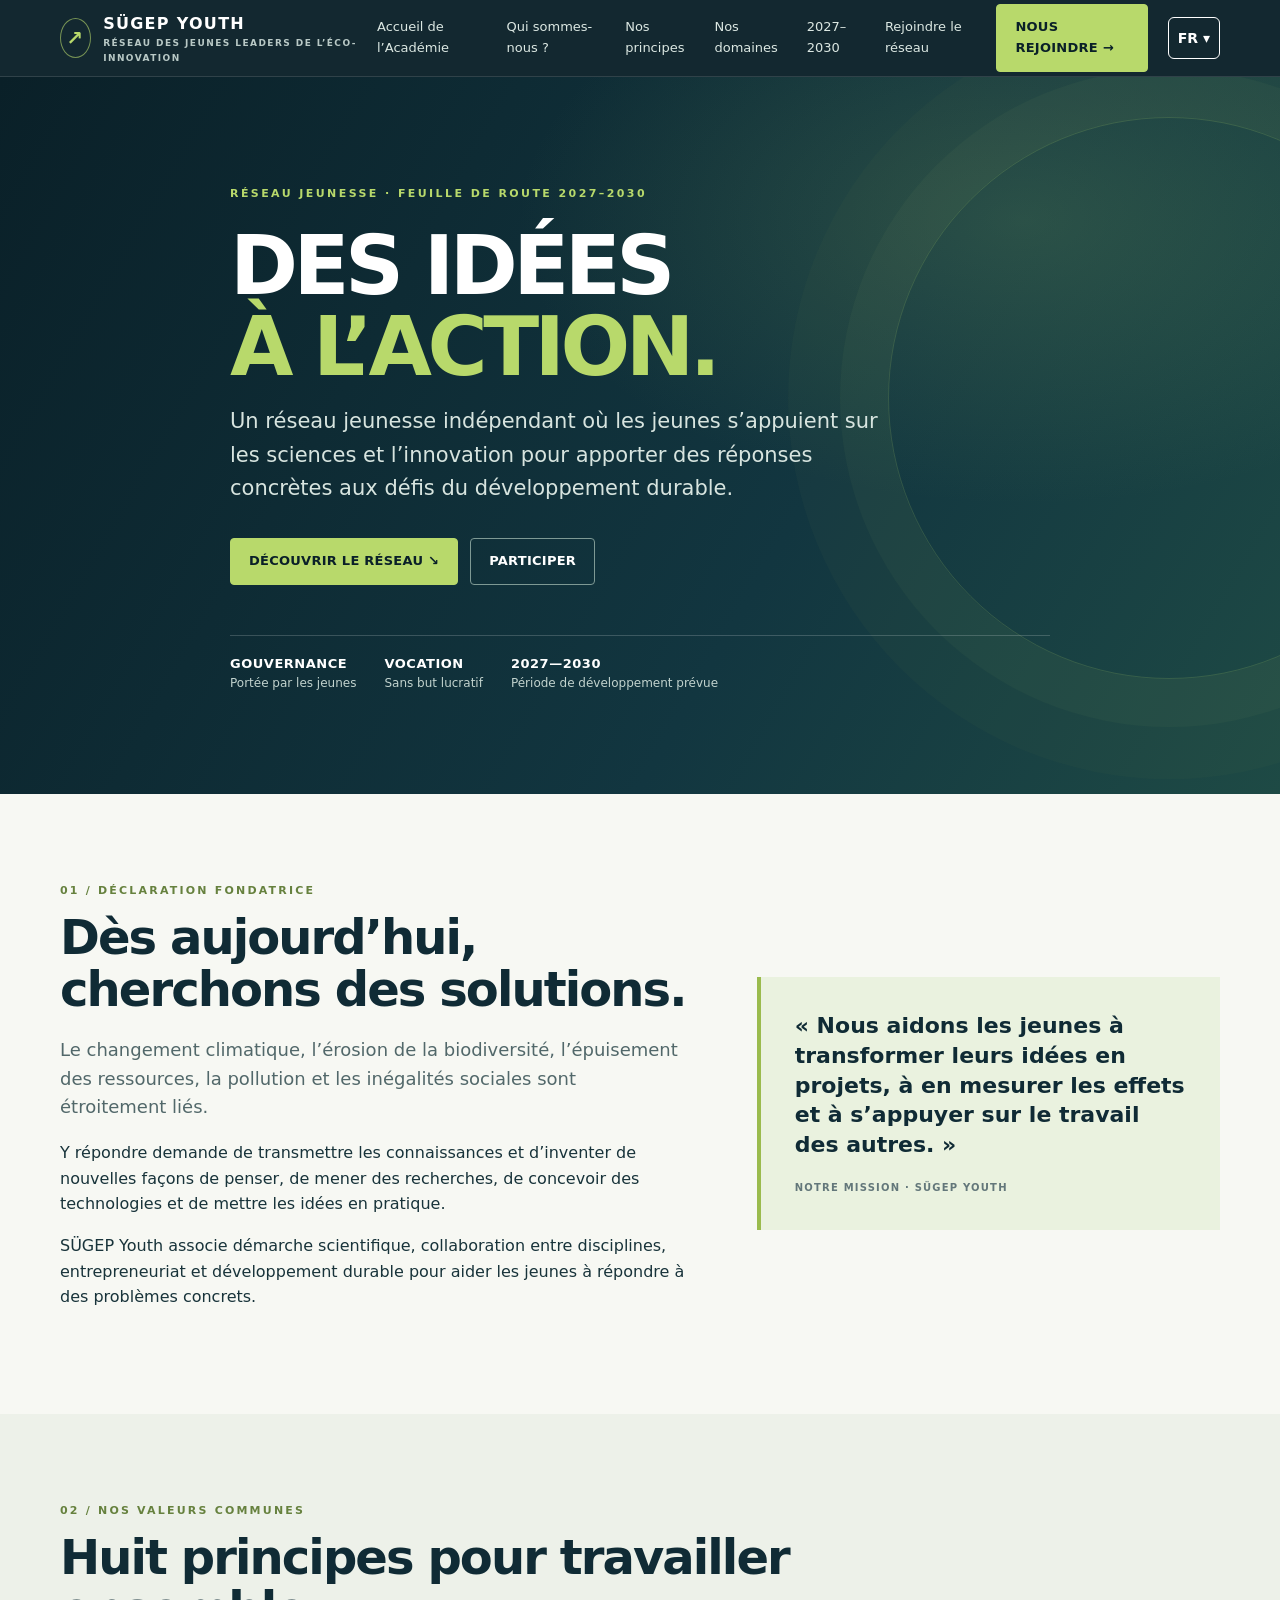
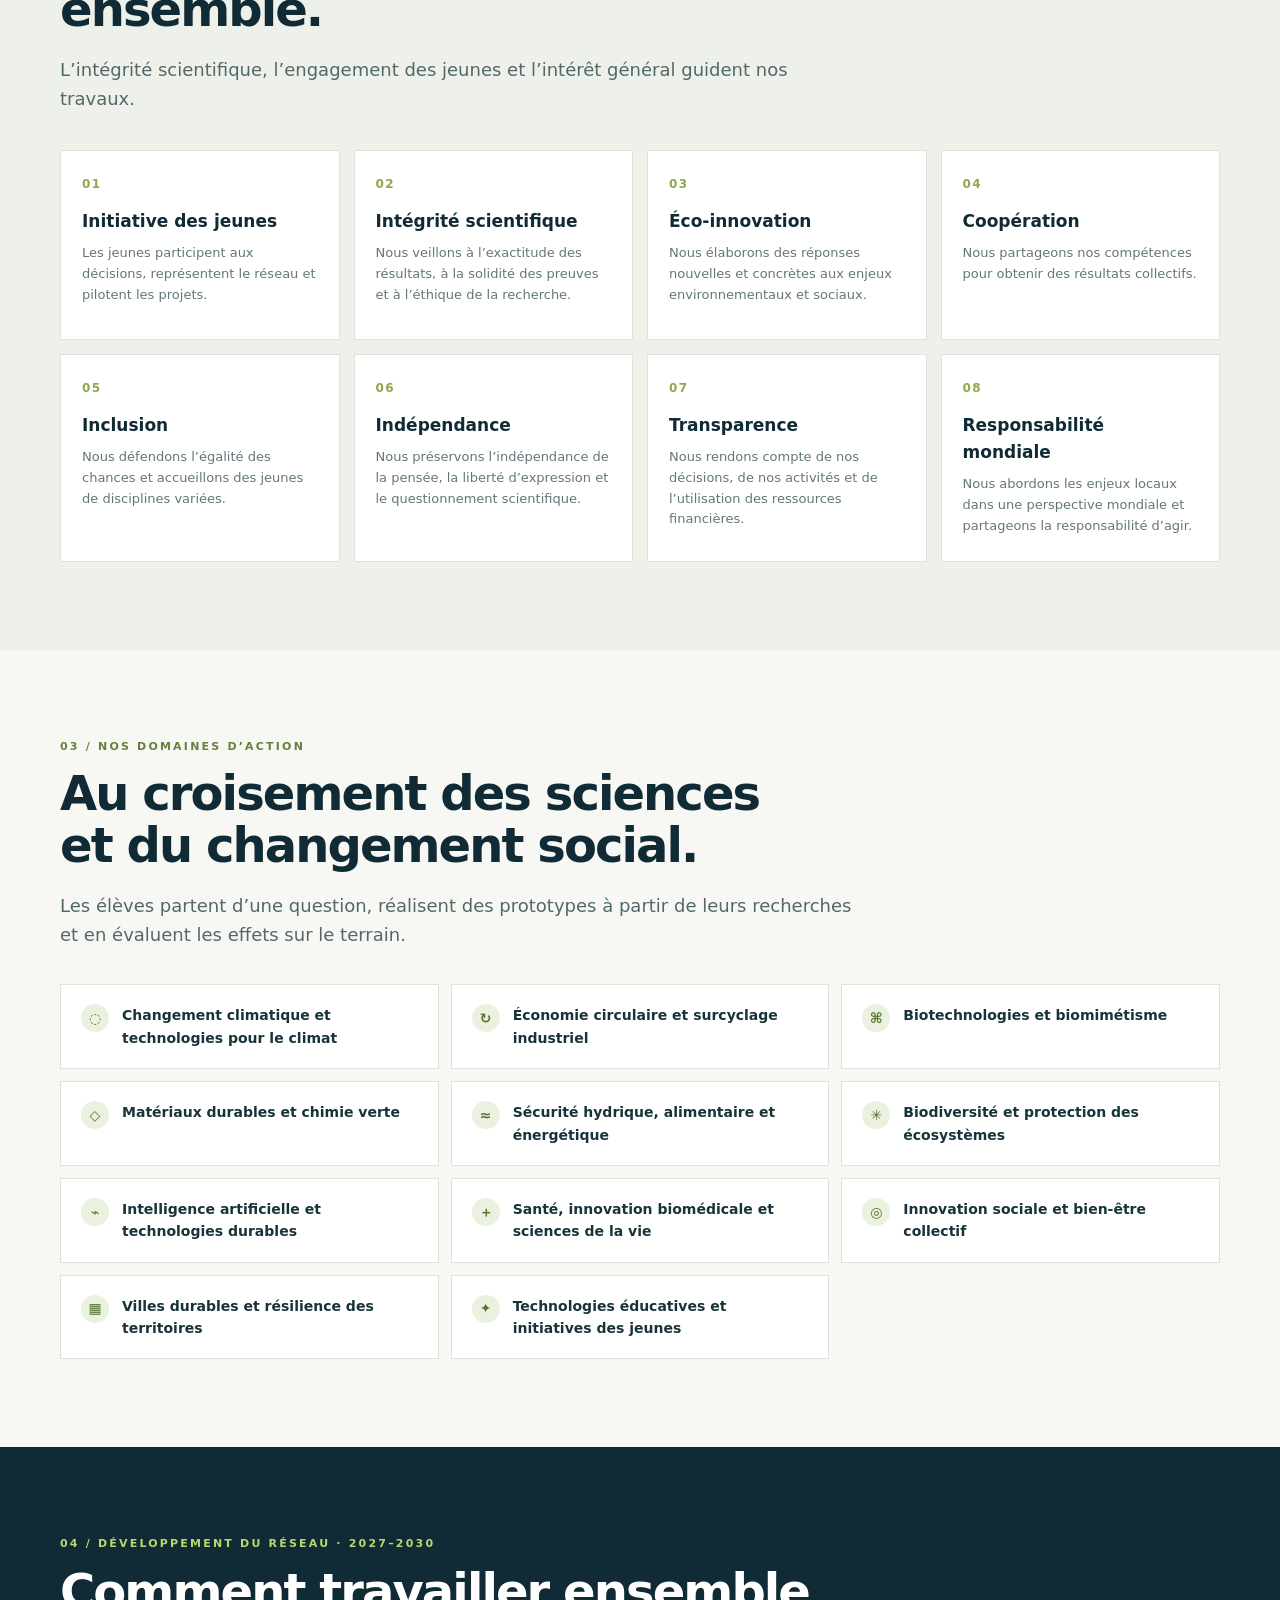
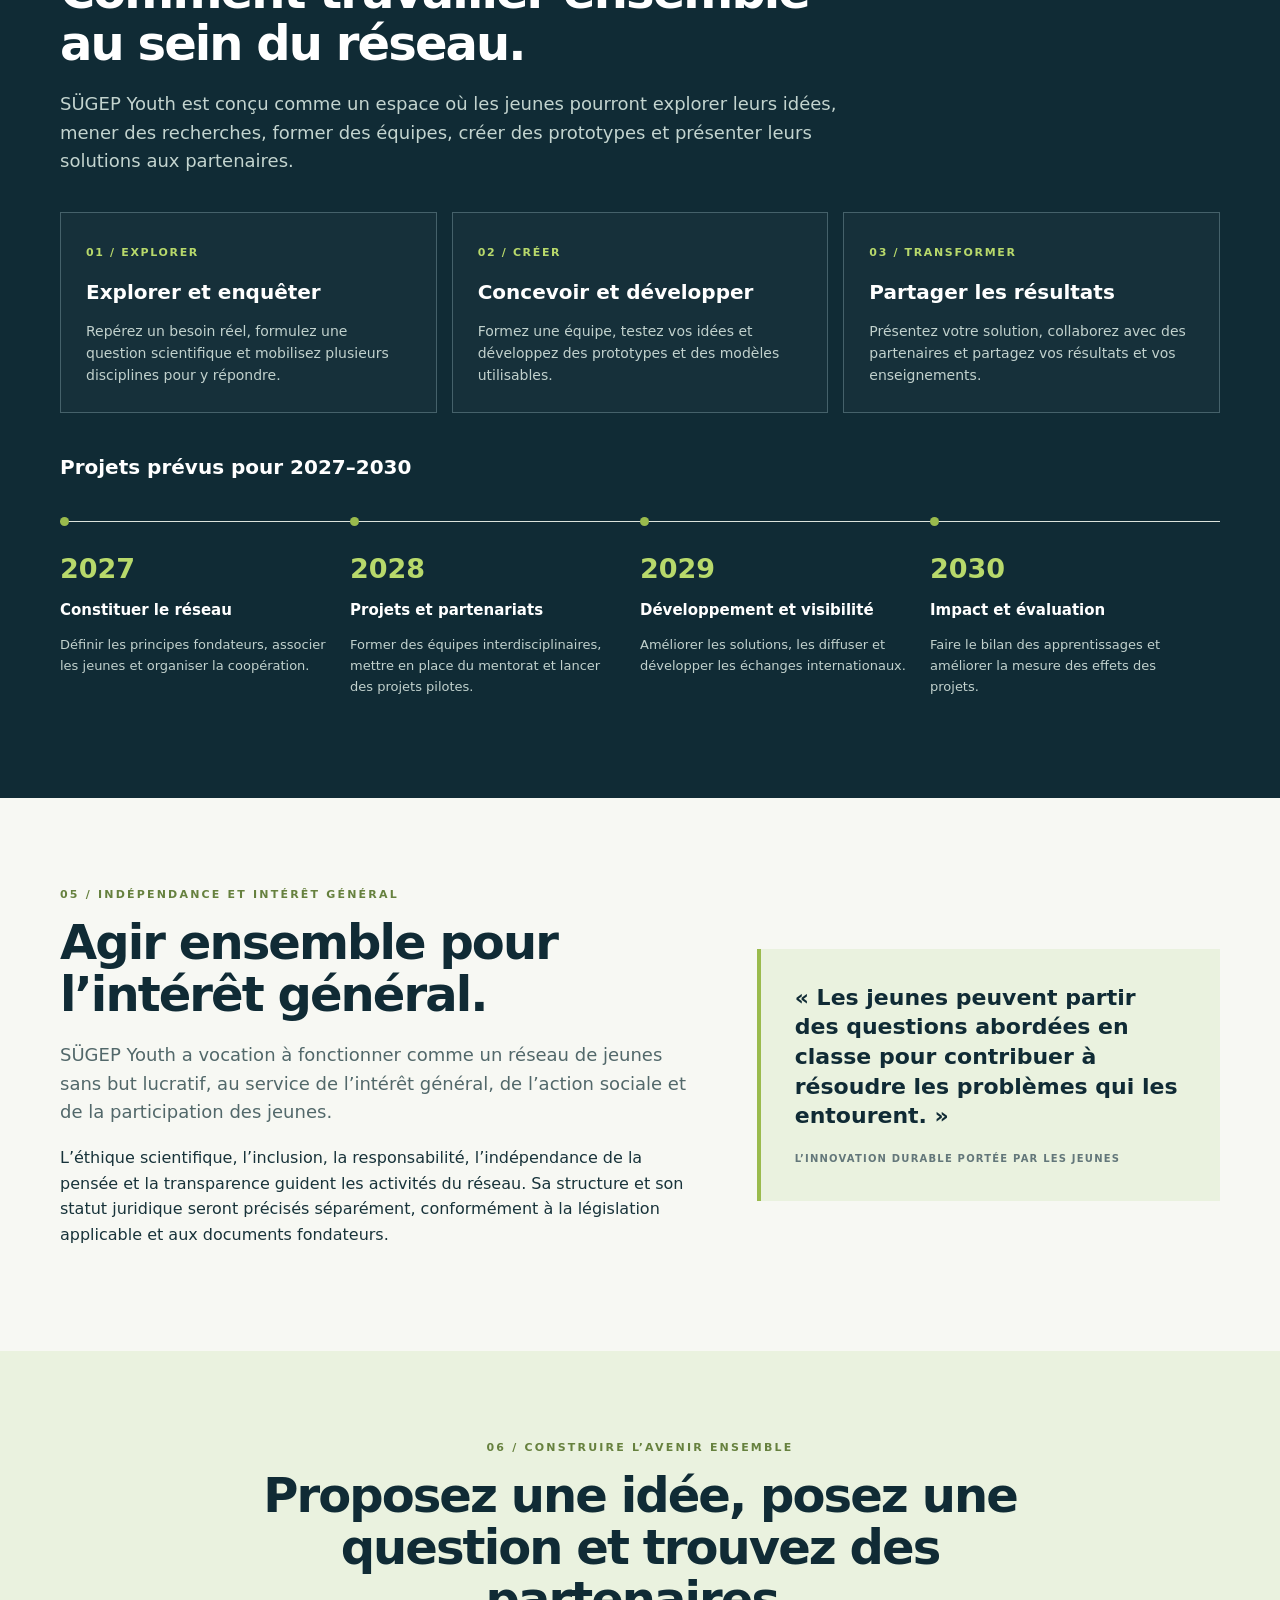
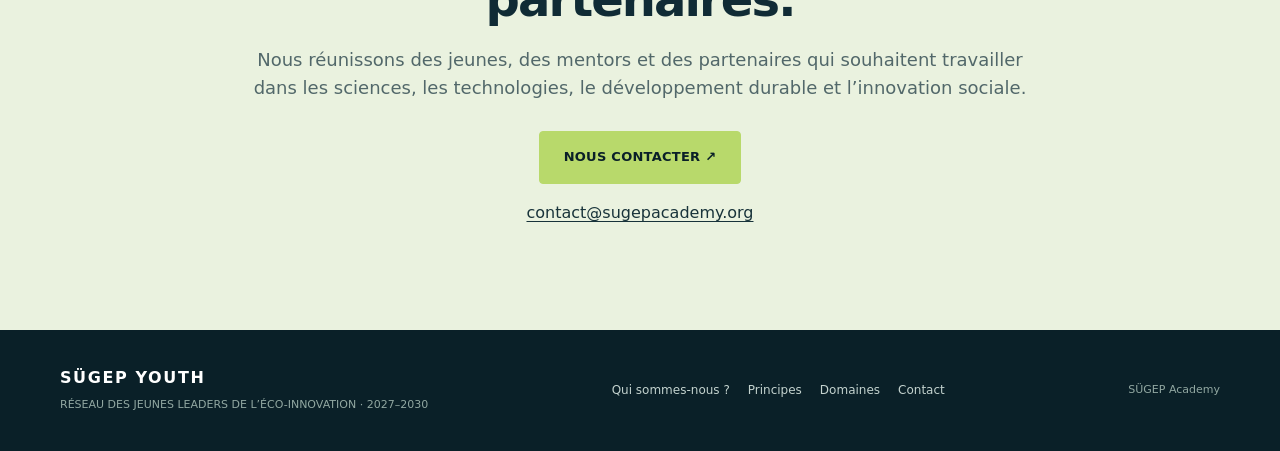
<file: fr/youth/index.html>
<!doctype html>
<html lang="fr">
  <head>
    <meta charset="utf-8" />
    <meta name="viewport" content="width=device-width, initial-scale=1" />
    <meta
      name="description"
      content="Découvrez SÜGEP Youth, le réseau international où des jeunes explorent ensemble les sciences, le développement durable et l’innovation."
    />
    <title>SÜGEP Youth – Réseau des jeunes leaders de l’éco-innovation</title>
    <link rel="stylesheet" href="../../youth/style.css" />
    <script defer src="../../youth/script.js"></script>
    <link rel="canonical" href="https://sugepacademy.org/fr/youth/">
    <link rel="alternate" hreflang="tr" href="https://sugepacademy.org/youth/">
    <link rel="alternate" hreflang="en" href="https://sugepacademy.org/en/youth/">
    <link rel="alternate" hreflang="fr" href="https://sugepacademy.org/fr/youth/">
    <link rel="alternate" hreflang="x-default" href="https://sugepacademy.org/youth/">
    <link rel="stylesheet" href="../../assets/language.css">
    <script defer src="../../assets/language.js"></script>
  </head>
  <body>
    <header>
      <div class="wrap nav">
        <a class="brand" href="#top"
          ><span class="mark">↗</span
          ><span>SÜGEP YOUTH<small>RÉSEAU DES JEUNES LEADERS DE L’ÉCO-INNOVATION</small></span></a
        >
        <nav class="links" id="links" aria-label="Navigation du réseau jeunesse">
          <a href="../">Accueil de l’Académie</a><a href="#about">Qui sommes-nous ?</a
          ><a href="#principles">Nos principes</a><a href="#fields">Nos domaines</a
          ><a href="#framework">2027–2030</a><a href="#join">Rejoindre le réseau</a>
        </nav>
        <a class="nav-cta" href="#join">NOUS REJOINDRE →</a>
        <details class="languages">
          <summary aria-label="Choisir la langue · Français">FR <span aria-hidden="true">▾</span></summary>
          <nav aria-label="Choisir la langue">
              <a href="../../youth/" hreflang="tr" lang="tr">Türkçe</a>
              <a href="../../en/youth/" hreflang="en" lang="en">English</a>
              <a href="./" hreflang="fr" lang="fr" aria-current="page">Français</a>
          </nav>
        </details>
        <button
          class="menu"
          id="menu"
          type="button"
          aria-controls="links"
          aria-expanded="false" data-close-label="Fermer le menu"
          aria-label="Ouvrir le menu"
        >
          ☰
        </button>
      </div>
    </header>
    <main id="top">
      <div class="hero">
        <div class="wrap hero-inner">
          <div class="eyebrow">Réseau jeunesse · Feuille de route 2027–2030</div>
          <h1>DES IDÉES<br /><span>À L’ACTION.</span></h1>
          <p class="hero-sub">
            Un réseau jeunesse indépendant où les jeunes s’appuient sur les sciences et l’innovation pour apporter des réponses concrètes aux défis du développement durable.
          </p>
          <div class="hero-actions">
            <a class="btn" href="#about">DÉCOUVRIR LE RÉSEAU ↘</a
            ><a class="btn btn-outline" href="#join">PARTICIPER</a>
          </div>
          <div class="hero-note">
            <div><b>GOUVERNANCE</b>Portée par les jeunes</div>
            <div><b>VOCATION</b>Sans but lucratif</div>
            <div><b>2027—2030</b>Période de développement prévue</div>
          </div>
        </div>
      </div>
      <section id="about">
        <div class="wrap intro-grid">
          <div>
            <div class="section-kicker">01 / Déclaration fondatrice</div>
            <h2 class="section-title">Dès aujourd’hui, cherchons des solutions.</h2>
            <p class="lead">
              Le changement climatique, l’érosion de la biodiversité, l’épuisement des ressources, la pollution et les inégalités sociales sont étroitement liés.
            </p>
            <p>
              Y répondre demande de transmettre les connaissances et d’inventer de nouvelles façons de penser, de mener des recherches, de concevoir des technologies et de mettre les idées en pratique.
            </p>
            <p>
              SÜGEP Youth associe démarche scientifique, collaboration entre disciplines, entrepreneuriat et développement durable pour aider les jeunes à répondre à des problèmes concrets.
            </p>
          </div>
          <aside class="quote-panel">
            <p>
              « Nous aidons les jeunes à transformer leurs idées en projets, à en mesurer les effets et à s’appuyer sur le travail des autres. »
            </p>
            <small>Notre mission · SÜGEP Youth</small>
          </aside>
        </div>
      </section>
      <section class="pillars" id="principles">
        <div class="wrap">
          <div class="section-kicker">02 / Nos valeurs communes</div>
          <h2 class="section-title">Huit principes pour travailler ensemble.</h2>
          <p class="lead">
            L’intégrité scientifique, l’engagement des jeunes et l’intérêt général guident nos travaux.
          </p>
          <div class="grid-4">
            <article class="principle">
              <div class="num">01</div>
              <h3>Initiative des jeunes</h3>
              <p>Les jeunes participent aux décisions, représentent le réseau et pilotent les projets.</p>
            </article>
            <article class="principle">
              <div class="num">02</div>
              <h3>Intégrité scientifique</h3>
              <p>Nous veillons à l’exactitude des résultats, à la solidité des preuves et à l’éthique de la recherche.</p>
            </article>
            <article class="principle">
              <div class="num">03</div>
              <h3>Éco-innovation</h3>
              <p>Nous élaborons des réponses nouvelles et concrètes aux enjeux environnementaux et sociaux.</p>
            </article>
            <article class="principle">
              <div class="num">04</div>
              <h3>Coopération</h3>
              <p>Nous partageons nos compétences pour obtenir des résultats collectifs.</p>
            </article>
            <article class="principle">
              <div class="num">05</div>
              <h3>Inclusion</h3>
              <p>Nous défendons l’égalité des chances et accueillons des jeunes de disciplines variées.</p>
            </article>
            <article class="principle">
              <div class="num">06</div>
              <h3>Indépendance</h3>
              <p>Nous préservons l’indépendance de la pensée, la liberté d’expression et le questionnement scientifique.</p>
            </article>
            <article class="principle">
              <div class="num">07</div>
              <h3>Transparence</h3>
              <p>Nous rendons compte de nos décisions, de nos activités et de l’utilisation des ressources financières.</p>
            </article>
            <article class="principle">
              <div class="num">08</div>
              <h3>Responsabilité mondiale</h3>
              <p>Nous abordons les enjeux locaux dans une perspective mondiale et partageons la responsabilité d’agir.</p>
            </article>
          </div>
        </div>
      </section>
      <section id="fields">
        <div class="wrap">
          <div class="section-kicker">03 / Nos domaines d’action</div>
          <h2 class="section-title">Au croisement des sciences et du changement social.</h2>
          <p class="lead">
            Les élèves partent d’une question, réalisent des prototypes à partir de leurs recherches et en évaluent les effets sur le terrain.
          </p>
          <div class="fields-grid">
            <div class="field"><i>◌</i>Changement climatique et technologies pour le climat</div>
            <div class="field"><i>↻</i>Économie circulaire et surcyclage industriel</div>
            <div class="field"><i>⌘</i>Biotechnologies et biomimétisme</div>
            <div class="field"><i>◇</i>Matériaux durables et chimie verte</div>
            <div class="field"><i>≈</i>Sécurité hydrique, alimentaire et énergétique</div>
            <div class="field"><i>✳</i>Biodiversité et protection des écosystèmes</div>
            <div class="field"><i>⌁</i>Intelligence artificielle et technologies durables</div>
            <div class="field"><i>＋</i>Santé, innovation biomédicale et sciences de la vie</div>
            <div class="field"><i>◎</i>Innovation sociale et bien-être collectif</div>
            <div class="field"><i>▦</i>Villes durables et résilience des territoires</div>
            <div class="field"><i>✦</i>Technologies éducatives et initiatives des jeunes</div>
          </div>
        </div>
      </section>
      <section class="network" id="framework">
        <div class="wrap">
          <div class="section-kicker">04 / Développement du réseau · 2027–2030</div>
          <h2 class="section-title">Comment travailler ensemble au sein du réseau.</h2>
          <p class="lead">
            SÜGEP Youth est conçu comme un espace où les jeunes pourront explorer leurs idées, mener des recherches, former des équipes, créer des prototypes et présenter leurs solutions aux partenaires.
          </p>
          <div class="network-cards">
            <article class="network-card">
              <span>01 / EXPLORER</span>
              <h3>Explorer et enquêter</h3>
              <p>Repérez un besoin réel, formulez une question scientifique et mobilisez plusieurs disciplines pour y répondre.</p>
            </article>
            <article class="network-card">
              <span>02 / CRÉER</span>
              <h3>Concevoir et développer</h3>
              <p>Formez une équipe, testez vos idées et développez des prototypes et des modèles utilisables.</p>
            </article>
            <article class="network-card">
              <span>03 / TRANSFORMER</span>
              <h3>Partager les résultats</h3>
              <p>Présentez votre solution, collaborez avec des partenaires et partagez vos résultats et vos enseignements.</p>
            </article>
          </div>
          <h3 class="roadmap-heading">Projets prévus pour 2027–2030</h3>
          <div class="roadmap">
            <div class="year">
              <b>2027</b>
              <h3>Constituer le réseau</h3>
              <p>Définir les principes fondateurs, associer les jeunes et organiser la coopération.</p>
            </div>
            <div class="year">
              <b>2028</b>
              <h3>Projets et partenariats</h3>
              <p>Former des équipes interdisciplinaires, mettre en place du mentorat et lancer des projets pilotes.</p>
            </div>
            <div class="year">
              <b>2029</b>
              <h3>Développement et visibilité</h3>
              <p>Améliorer les solutions, les diffuser et développer les échanges internationaux.</p>
            </div>
            <div class="year">
              <b>2030</b>
              <h3>Impact et évaluation</h3>
              <p>Faire le bilan des apprentissages et améliorer la mesure des effets des projets.</p>
            </div>
          </div>
        </div>
      </section>
      <section id="purpose">
        <div class="wrap intro-grid">
          <div>
            <div class="section-kicker">05 / Indépendance et intérêt général</div>
            <h2 class="section-title">Agir ensemble pour l’intérêt général.</h2>
            <p class="lead">
              SÜGEP Youth a vocation à fonctionner comme un réseau de jeunes sans but lucratif, au service de l’intérêt général, de l’action sociale et de la participation des jeunes.
            </p>
            <p>
              L’éthique scientifique, l’inclusion, la responsabilité, l’indépendance de la pensée et la transparence guident les activités du réseau. Sa structure et son statut juridique seront précisés séparément, conformément à la législation applicable et aux documents fondateurs.
            </p>
          </div>
          <aside class="quote-panel">
            <p>« Les jeunes peuvent partir des questions abordées en classe pour contribuer à résoudre les problèmes qui les entourent. »</p>
            <small>L’innovation durable portée par les jeunes</small>
          </aside>
        </div>
      </section>
      <section class="join" id="join">
        <div class="wrap">
          <div class="section-kicker">06 / Construire l’avenir ensemble</div>
          <h2 class="section-title">Proposez une idée, posez une question et trouvez des partenaires.</h2>
          <p class="lead">
            Nous réunissons des jeunes, des mentors et des partenaires qui souhaitent travailler dans les sciences, les technologies, le développement durable et l’innovation sociale.
          </p>
          <a
            class="btn"
            href="mailto:contact@sugepacademy.org?subject=S%C3%9CGEP%20Youth%20%E2%80%93%20Rejoindre%20le%20r%C3%A9seau"
            >NOUS CONTACTER ↗</a
          >
          <p>
            <a class="contact-email" href="mailto:contact@sugepacademy.org">contact@sugepacademy.org</a>
          </p>
        </div>
      </section>
    </main>
    <footer>
      <div class="wrap foot">
        <div>
          <strong>SÜGEP YOUTH</strong><br /><small>RÉSEAU DES JEUNES LEADERS DE L’ÉCO-INNOVATION · 2027–2030</small>
        </div>
        <div class="foot-links">
          <a href="#about">Qui sommes-nous ?</a><a href="#principles">Principes</a><a href="#fields">Domaines</a
          ><a href="#join">Contact</a>
        </div>
        <small><a href="../">SÜGEP Academy</a></small>
      </div>
    </footer>
  </body>
</html>
</file>
<file: style.css>
/* dm-sans-latin-ext-wght-normal */
@font-face {
  font-family: "DM Sans";
  font-style: normal;
  font-display: swap;
  font-weight: 100 1000;
  src: url(./assets/dm-sans-latin-ext-wght-normal.woff2) format("woff2-variations");
  unicode-range:
    U+0100-02BA, U+02BD-02C5, U+02C7-02CC, U+02CE-02D7, U+02DD-02FF, U+0304, U+0308, U+0329, U+1D00-1DBF,
    U+1E00-1E9F, U+1EF2-1EFF, U+2020, U+20A0-20AB, U+20AD-20C0, U+2113, U+2C60-2C7F, U+A720-A7FF;
}

/* dm-sans-latin-wght-normal */
@font-face {
  font-family: "DM Sans";
  font-style: normal;
  font-display: swap;
  font-weight: 100 1000;
  src: url(./assets/dm-sans-latin-wght-normal.woff2) format("woff2-variations");
  unicode-range:
    U+0000-00FF, U+0131, U+0152-0153, U+02BB-02BC, U+02C6, U+02DA, U+02DC, U+0304, U+0308, U+0329,
    U+2000-206F, U+20AC, U+2122, U+2191, U+2193, U+2212, U+2215, U+FEFF, U+FFFD;
}
/* Renkler, içerik genişliği ve sabit menü yüksekliği tek noktadan yönetilir. */
:root {
  --ink: #143b31;
  --green: #046447;
  --deep: #082e35;
  --lime: #c4ed86;
  --pale: #f0f5ec;
  --muted: #50655c;
  --line: #dbe3d9;
  --nav-height: 78px;
  font-family: "DM Sans", system-ui, sans-serif;
  color: var(--ink);
  background: #fff;
}
* {
  box-sizing: border-box;
}
body {
  margin: 0;
}
html {
  scroll-padding-top: calc(var(--nav-height) + 12px);
}
h1,
h2,
h3,
p,
dl,
dd {
  margin: 0;
}
a {
  color: inherit;
  text-decoration: none;
}
button,
input,
textarea {
  font: inherit;
}
button,
summary {
  cursor: pointer;
}
a:focus-visible,
button:focus-visible,
summary:focus-visible,
input:focus-visible,
textarea:focus-visible {
  outline: 3px solid #e9ad1c;
  outline-offset: 3px;
}
[hidden] {
  display: none !important;
}
.symbols {
  position: absolute;
  width: 0;
  height: 0;
  overflow: hidden;
}
.icon {
  width: 20px;
  height: 20px;
  flex: none;
  fill: none;
  stroke: currentColor;
  stroke-width: 1.65;
  stroke-linecap: round;
  stroke-linejoin: round;
}
.wrap {
  width: min(88%, 1248px);
  margin-inline: auto;
}
.skip {
  position: fixed;
  top: -80px;
  left: 12px;
  z-index: 30;
  background: white;
  padding: 10px;
}
.skip:focus {
  top: 8px;
}
.site-header {
  background: #fff;
  position: sticky;
  top: 0;
  z-index: 10;
  border-bottom: 1px solid #e9eee8;
}
.nav-row {
  display: flex;
  align-items: center;
  gap: 22px;
  min-height: var(--nav-height);
}
.brand {
  display: inline-flex;
  align-items: center;
  gap: 10px;
  font-size: 23px;
  letter-spacing: -0.055em;
  white-space: nowrap;
}
.brand b {
  font-weight: 840;
}
.brand-mark {
  display: inline-block;
  width: 40px;
  height: 40px;
  position: relative;
  flex: none;
  color: #127455;
}
.brand-mark::before,
.brand-mark::after {
  content: "";
  position: absolute;
  background: currentColor;
  border-radius: 2% 85% 4% 85%;
  width: 45%;
  height: 64%;
  left: 1px;
  bottom: 3px;
}
.brand-mark::after {
  width: 52%;
  height: 89%;
  left: 19px;
  bottom: 4px;
  border-radius: 96% 2% 92% 3%;
}
.nav-links {
  display: flex;
  align-items: center;
  justify-content: center;
  gap: clamp(16px, 2.2vw, 36px);
  margin-inline: auto;
}
.nav-links a {
  position: relative;
  font-size: 14px;
  font-weight: 650;
  padding-block: 12px;
}
.nav-links a:hover,
.nav-links a[aria-current] {
  color: var(--green);
}
.nav-links a[aria-current]::after {
  content: "";
  position: absolute;
  bottom: 4px;
  left: 0;
  width: 20px;
  border-bottom: 2px solid var(--green);
}
.btn {
  display: inline-flex;
  align-items: center;
  justify-content: center;
  gap: 14px;
  border-radius: 7px;
  font-weight: 720;
  font-size: 14px;
  padding: 14px 20px;
  line-height: 1.3;
  border: 1px solid transparent;
}
.btn .icon {
  width: 17px;
  height: 17px;
}
.header-cta {
  background: var(--green);
  color: #fff;
  padding: 12px 18px;
}
.header-cta:hover {
  background: #124c3a;
}
.menu-toggle {
  display: none;
  background: white;
  border: 1px solid var(--line);
  color: var(--ink);
  padding: 8px;
  border-radius: 6px;
}
.menu-toggle .icon:last-child,
.menu-toggle[aria-expanded="true"] .icon:first-child {
  display: none;
}
.menu-toggle[aria-expanded="true"] .icon:last-child {
  display: block;
}

/* Koyu katman, açık renkli başlığın fotoğraf üzerinde okunmasını sağlar. */
.hero {
  position: relative;
  isolation: isolate;
  color: #fff;
  background-color: #103d38;
  background-image:
    linear-gradient(
      90deg,
      rgba(3, 31, 26, 0.93) 0%,
      rgba(4, 39, 31, 0.81) 33%,
      rgba(4, 43, 36, 0.41) 59%,
      rgba(3, 32, 31, 0.03) 82%
    ),
    url("./assets/ege.webp");
  background-size: cover;
  background-position:
    center,
    center 49%;
}
.hero-inner {
  padding-block: clamp(54px, 5vw, 78px) clamp(68px, 6.3vw, 96px);
}
.place,
.kicker {
  display: inline-flex;
  align-items: center;
  gap: 8px;
  font-size: 11px;
  font-weight: 750;
  letter-spacing: 0.12em;
}
.place {
  border: 1px solid #aac3ac70;
  border-radius: 100px;
  background: #214d3c9c;
  padding: 7px 12px;
  color: #e5f5d7;
  text-transform: uppercase;
}
.place .icon {
  width: 14px;
  height: 14px;
  stroke: var(--lime);
}
.hero h1 {
  font-size: clamp(48px, 4.7vw, 78px);
  font-weight: 650;
  letter-spacing: -0.056em;
  line-height: 1.075;
  max-width: 13em;
  margin-block: 23px 19px;
  text-wrap: balance;
}
.hero h1 em {
  display: block;
  color: var(--lime);
  font-style: normal;
}
.hero p {
  color: #e2ece6;
  max-width: 550px;
  line-height: 1.62;
  font-size: clamp(16px, 1.23vw, 19px);
}
.actions {
  display: flex;
  flex-wrap: wrap;
  gap: 12px;
  margin-top: 28px;
}
.lime {
  background: var(--lime);
  color: #163b29;
}
.lime:hover {
  background: #d6faa0;
}
.ghost {
  color: white;
  border-color: #acc2b293;
  background: #20413878;
}
.ghost:hover {
  background: #345d4d;
}
.hero-foot {
  position: absolute;
  bottom: 22px;
  left: 0;
  right: 0;
  text-align: right;
  pointer-events: none;
}
.location-note {
  display: inline-flex;
  align-items: center;
  gap: 10px;
  color: white;
  font-size: 9px;
  letter-spacing: 0.2em;
  font-weight: 750;
  text-shadow: 0 1px 3px #152e28;
}
.location-note i {
  width: 26px;
  height: 1px;
  background: #d4e5d6;
}

/* Nihai sayılar HTML'de bulunur. Hareket tercihini JavaScript denetler. */
.numbers {
  border-bottom: 1px solid var(--line);
  background: #f3f7ed;
}
.number-row {
  display: grid;
  grid-template-columns: 1.05fr 4fr;
  align-items: center;
  padding-block: 27px;
}
.number-row h2 {
  font-size: clamp(21px, 1.9vw, 31px);
  line-height: 1.1;
  font-weight: 690;
  letter-spacing: -0.045em;
}
.number-row h2 span {
  color: var(--green);
}
.metrics {
  display: grid;
  grid-template-columns: repeat(4, 1fr);
}
.metric {
  display: flex;
  flex-direction: column-reverse;
  align-items: center;
  gap: 3px;
  border-left: 1px solid #cfdccc;
}
.metric dd {
  display: flex;
  align-items: center;
  gap: 11px;
  font-size: 35px;
  font-weight: 680;
  letter-spacing: -0.055em;
  line-height: 1.12;
}
.metric dd .icon {
  color: #498061;
  width: 24px;
  height: 24px;
  stroke-width: 1.4;
}
.metric dt {
  font-size: 13px;
  color: #425c4c;
}
.section {
  padding-block: clamp(54px, 5vw, 76px);
}
.kicker {
  color: #447353;
}
.kicker i {
  width: 21px;
  height: 2px;
  background: #6e9d46;
}
.section h2,
.footer h2 {
  font-size: clamp(33px, 3.2vw, 49px);
  line-height: 1.12;
  letter-spacing: -0.055em;
  font-weight: 670;
  margin-top: 10px;
}
.section-head {
  display: flex;
  justify-content: space-between;
  align-items: end;
  gap: 25px;
  margin-bottom: 31px;
}
.section-head > p {
  font-size: 15px;
  line-height: 1.65;
  max-width: 340px;
  color: var(--muted);
}
.card-grid {
  display: grid;
  grid-template-columns: repeat(3, minmax(0, 1fr));
  gap: 20px;
  align-items: start;
}
.card {
  border: 1px solid var(--line);
  border-radius: 13px;
  overflow: hidden;
}
.program {
  padding: 27px;
  background: #f8faf5;
  display: flex;
  flex-direction: column;
  align-self: stretch;
}
.program.tone-1 {
  background: #f4f8f7;
}
.program.tone-2 {
  background: #f7f8f1;
}
.tile-icon {
  align-self: start;
  display: grid;
  place-items: center;
  width: 49px;
  height: 49px;
  border-radius: 13px;
  background: #deedd2;
  color: #386d45;
  margin-bottom: 22px;
}
.tone-1 .tile-icon {
  background: #d7eae6;
  color: #23685f;
}
.tone-2 .tile-icon {
  background: #e6ebcf;
  color: #637233;
}
.tile-icon .icon {
  width: 26px;
  height: 26px;
}
h3 {
  font-size: 23px;
  font-weight: 680;
  letter-spacing: -0.038em;
  line-height: 1.22;
}
.card p,
.about p,
.footer p {
  font-size: 15px;
  line-height: 1.72;
  color: var(--muted);
}
.card p {
  margin: 12px 0 20px;
}
.program details {
  border-top: 1px solid var(--line);
  margin-top: auto;
  padding-top: 15px;
}
summary,
.text-link {
  display: inline-flex;
  align-items: center;
  gap: 8px;
  color: var(--green);
  font-size: 14px;
  font-weight: 700;
}
summary {
  display: flex;
  justify-content: space-between;
  list-style: none;
  min-height: 30px;
}
summary::-webkit-details-marker {
  display: none;
}
summary .icon,
.text-link .icon {
  width: 17px;
  height: 17px;
}
details[open] summary .icon {
  transform: rotate(45deg);
}
.text-link:hover,
summary:hover {
  text-decoration: underline;
  text-underline-offset: 4px;
}
.projects {
  background: #f4f6ef;
}
.project {
  background: #fff;
  align-self: stretch;
  display: flex;
  flex-direction: column;
}
.project-photo {
  position: relative;
}
.project-photo img {
  display: block;
  width: 100%;
  height: auto;
  aspect-ratio: 620 / 380;
  object-fit: cover;
}
.project-photo span {
  position: absolute;
  bottom: 13px;
  left: 16px;
  border-radius: 5px;
  padding: 5px 9px;
  color: #1b463a;
  background: #f4faee;
  font-size: 10px;
  font-weight: 800;
  letter-spacing: 0.1em;
}
.project-copy {
  display: flex;
  flex: 1;
  align-items: start;
  flex-direction: column;
  padding: 22px;
}
.project-copy .text-link {
  margin-top: auto;
}
.credit {
  display: block;
  margin-top: 12px;
  font-size: 12px;
  color: var(--muted);
}
.about-grid,
.footer-grid {
  display: grid;
  grid-template-columns: 1.1fr 1fr;
  gap: clamp(40px, 7vw, 110px);
}
.heading-sub {
  display: block;
  color: #53835c;
  font-size: 0.76em;
  margin-top: 4px;
}
.about p {
  margin-top: 17px;
}
.about .text-link {
  margin-top: 18px;
}
.about-panel {
  padding: 30px;
  border: 1px solid var(--line);
  border-radius: 14px;
  align-self: start;
}
.about-panel h3 {
  font-size: 20px;
}
.about-panel p {
  margin-top: 8px;
}
.leaders {
  list-style: none;
  padding: 0 0 18px;
  margin: 12px 0 22px;
  border-bottom: 1px solid var(--line);
}
.leaders li {
  display: flex;
  align-items: center;
  gap: 12px;
  padding-block: 6px;
  font-size: 15px;
  font-weight: 620;
}
.leaders a {
  margin-left: auto;
  padding: 8px;
}
.initial {
  border-radius: 50%;
  background: var(--pale);
  display: grid;
  place-items: center;
  width: 38px;
  height: 38px;
  color: var(--green);
  font-size: 12px;
  font-weight: 740;
}
.footer {
  background: var(--deep);
  color: white;
  padding-top: 58px;
}
.footer .kicker {
  color: var(--lime);
}
.footer p {
  color: #d0dfdc;
  max-width: 480px;
  margin-top: 13px;
}
.footer address {
  display: flex;
  align-items: center;
  gap: 8px;
  font-style: normal;
  margin-top: 20px;
  font-size: 14px;
}
.social {
  display: flex;
  gap: 8px;
  margin-top: 14px;
}
.social a {
  border: 1px solid #597577;
  border-radius: 8px;
  width: 38px;
  height: 38px;
  display: grid;
  place-items: center;
}
.social a:hover {
  background: #19474b;
}
.newsletter {
  margin-top: 6px;
}
.newsletter label {
  display: block;
  font-size: 13px;
  margin: 17px 0 7px;
  color: #e2eae6;
}
.input-row,
.request-actions {
  display: flex;
  flex-wrap: wrap;
  gap: 8px;
}
.input-row input,
.newsletter textarea {
  border: 1px solid #7b9998;
  border-radius: 7px;
  background: #103c40;
  color: white;
  padding: 12px;
  min-width: 0;
}
.input-row input {
  flex: 1 1 160px;
}
.input-row input::placeholder {
  color: #b9cbc9;
}
.newsletter textarea {
  width: 100%;
  resize: vertical;
}
.request-actions {
  margin-top: 10px;
  gap: 17px;
}
.request-actions .text-link {
  color: var(--lime);
}
.request-actions button {
  border: 0;
  padding: 0;
  background: none;
}
.footer .status {
  font-size: 13px;
}
.footer-bottom {
  display: flex;
  align-items: center;
  gap: 16px;
  margin-top: 40px;
  padding-block: 18px;
  border-top: 1px solid #456368;
  font-size: 12px;
}
.footer-bottom .brand {
  font-size: 18px;
}
.footer-bottom .brand-mark {
  color: var(--lime);
  transform: scale(0.72);
  margin-right: -8px;
}
.footer-bottom > span {
  margin-left: auto;
  color: #bed0cd;
}

/* Dar ekranlarda menü düğmesi yalnızca JavaScript çalışırken görünür. */
@media (max-width: 940px) {
  :root {
    --nav-height: 66px;
  }
  .wrap {
    width: 90%;
  }
  .nav-row {
    flex-wrap: wrap;
    gap: 10px;
    padding-block: 10px;
  }
  .brand {
    margin-right: auto;
  }
  .nav-links {
    order: 4;
    width: 100%;
    justify-content: space-around;
    gap: 8px;
  }
  .js .menu-toggle {
    display: grid;
    place-items: center;
    min-width: 42px;
    min-height: 42px;
  }
  .js .nav-links {
    display: none;
    position: absolute;
    top: 100%;
    left: 0;
    padding: 12px 5% 16px;
    background: white;
    border-bottom: 1px solid var(--line);
  }
  .js .nav-links.is-open {
    display: grid;
    justify-content: stretch;
  }
  .nav-links a[aria-current]::after {
    display: none;
  }
  .card-grid {
    gap: 12px;
  }
  .program,
  .project-copy {
    padding: 19px;
  }
  .section-head > p {
    max-width: 265px;
  }
  .hero h1 {
    font-size: clamp(48px, 7vw, 65px);
  }
  .about-grid,
  .footer-grid {
    gap: 32px;
  }
}
@media (max-width: 700px) {
  .hero {
    background-position:
      center,
      62% center;
    background-image:
      linear-gradient(90deg, #082e27e8, #0c332ac7 50%, #0c332a76), url("./assets/ege.webp");
  }
  .hero-inner {
    padding-block: 46px 63px;
  }
  .hero h1 {
    font-size: clamp(39px, 8.6vw, 58px);
  }
  .hero p {
    max-width: 440px;
  }
  .hero-foot {
    bottom: 12px;
  }
  .number-row {
    display: block;
    padding: 21px 0;
  }
  .number-row h2 {
    font-size: 21px;
  }
  .number-row h2 br {
    display: none;
  }
  .number-row h2 br::after {
    content: " ";
  }
  .number-row h2 {
    word-spacing: 0.02em;
  }
  .metrics {
    margin-top: 18px;
  }
  .metric:first-child {
    border: 0;
  }
  .metric dd {
    font-size: 27px;
    gap: 6px;
  }
  .metric dd .icon {
    width: 19px;
    height: 19px;
  }
  .metric dt {
    text-align: center;
    font-size: 11px;
  }
  .section-head {
    display: grid;
    gap: 12px;
    margin-bottom: 20px;
  }
  .section-head > p {
    max-width: 480px;
  }
  .card-grid,
  .about-grid,
  .footer-grid {
    grid-template-columns: minmax(0, 1fr);
  }
  .card-grid {
    gap: 16px;
  }
  .tile-icon {
    margin-bottom: 16px;
  }
  .program,
  .project-copy,
  .about-panel {
    padding: 22px;
  }
  .footer-bottom {
    flex-wrap: wrap;
  }
}
@media (max-width: 420px) {
  .brand {
    font-size: 19px;
    gap: 5px;
  }
  .brand-mark {
    transform: scale(0.83);
    transform-origin: left center;
    margin-right: -5px;
  }
  .header-cta {
    font-size: 12px;
    padding: 10px;
    gap: 5px;
  }
  .nav-row {
    gap: 6px;
  }
  .nav-links {
    flex-wrap: wrap;
  }
  .hero-inner {
    padding-block: 38px 45px;
  }
  .hero h1 {
    font-size: clamp(32px, 9vw, 39px);
  }
  .actions {
    gap: 8px;
  }
  .actions .btn {
    padding: 12px;
    gap: 7px;
    font-size: 13px;
  }
  .metric dd .icon {
    display: none;
  }
  .footer-bottom > span {
    display: none;
  }
}
.sr-only {
  position: absolute;
  width: 1px;
  height: 1px;
  padding: 0;
  margin: -1px;
  overflow: hidden;
  clip-path: inset(50%);
  white-space: nowrap;
  border: 0;
}

@media (max-width: 700px) {
  .metric {
    display: grid;
    grid-template-rows: auto 1fr;
    justify-items: center;
    align-items: start;
  }
  .metric dd {
    grid-row: 1;
  }
  .metric dt {
    grid-row: 2;
  }
}
@media (max-width: 520px) {
  .js .nav-row {
    flex-wrap: nowrap;
  }
  .nav-row .brand {
    gap: 5px;
    font-size: 18px;
  }
  .nav-row .brand-mark {
    width: 30px;
    height: 32px;
    transform: none;
    margin: 0;
  }
  .nav-row .brand-mark::after {
    left: 14px;
  }
  .header-cta {
    font-size: 12px;
    padding: 10px;
    gap: 5px;
  }
  .header-cta .icon {
    width: 14px;
    height: 14px;
  }
}
@media (max-width: 360px) {
  .nav-row .brand {
    font-size: 16px;
  }
  .header-cta .icon {
    display: none;
  }
}

.contact-email {
  color: var(--lime);
  text-decoration: underline;
  text-underline-offset: 0.2em;
}
.field-note { margin: 1.25rem 0 0; line-height: 1.65; }
.field-note a, .leaders .leader-profile { color: var(--green); text-decoration: underline; text-underline-offset: 3px; }
.leaders .leader-profile { padding: 0; }
</file>
<file: assets/language.css>
/* The same compact language menu works on both the light and dark headers. */
.languages {
  position: relative;
  flex: none;
  color: inherit;
  font-size: 14px;
}
.languages > summary {
  display: flex;
  align-items: center;
  justify-content: center;
  gap: 5px;
  min-height: 42px;
  padding: 0 9px;
  border: 1px solid currentColor;
  border-radius: 6px;
  list-style: none;
  color: inherit;
  font: inherit;
  font-weight: 650;
  cursor: pointer;
}
.languages summary::-webkit-details-marker { display: none; }
.languages nav {
  position: absolute;
  z-index: 2;
  top: calc(100% + 5px);
  right: 0;
  min-width: 135px;
  padding: 4px;
  border: 1px solid #bccdc4;
  border-radius: 8px;
  box-shadow: 0 5px 16px #17362c24;
  color: #143b31;
  background: white;
}
.languages a { display: block; padding: 9px 12px; border-radius: 4px; }
.languages a:hover, .languages a:focus-visible { background: #edf4e8; }
.languages a[aria-current] { font-weight: 750; text-decoration: underline; text-underline-offset: 3px; }
.languages summary:focus-visible { outline: 3px solid #d39721; outline-offset: 3px; }

@media (max-width: 1160px) {
  .header-cta, .nav-cta { display: none; }
  .nav-row, .nav { gap: 9px; }
}
@media (max-width: 850px) {
  .nav > .languages { margin-inline-start: auto; }
  .nav .brand small { max-width: 19em; }
}
</file>
<file: youth/style.css>
:root {
  --navy: #102b35;
  --deep: #0a2028;
  --green: #b8d96b;
  --mint: #eaf2df;
  --paper: #f7f8f3;
  --ink: #18333a;
  --muted: #63777a;
  --line: #dce4dc;
  --white: #fff;
}
* {
  box-sizing: border-box;
}
html {
  scroll-padding-top: 88px;
}
body {
  margin: 0;
  background: var(--paper);
  color: var(--ink);
  font-family:
    Inter,
    ui-sans-serif,
    system-ui,
    -apple-system,
    "Segoe UI",
    sans-serif;
  line-height: 1.6;
}
a {
  color: inherit;
  text-decoration: none;
}
.wrap {
  width: min(1160px, calc(100% - 44px));
  margin: auto;
}
header {
  position: sticky;
  top: 0;
  z-index: 10;
  background: rgba(10, 32, 40, 0.96);
  backdrop-filter: blur(12px);
  color: white;
  border-bottom: 1px solid rgba(255, 255, 255, 0.12);
}
.nav {
  height: 76px;
  display: flex;
  align-items: center;
  justify-content: space-between;
  gap: 20px;
}
.brand {
  display: flex;
  align-items: center;
  gap: 12px;
  font-weight: 800;
  letter-spacing: 0.08em;
}
.mark {
  width: 40px;
  height: 40px;
  border: 1px solid rgba(184, 217, 107, 0.6);
  border-radius: 50%;
  display: grid;
  place-items: center;
  color: var(--green);
  font-size: 20px;
}
.brand small {
  display: block;
  font-size: 9px;
  letter-spacing: 0.16em;
  color: #b9c9c6;
  font-weight: 600;
}
.links {
  display: flex;
  gap: 25px;
  align-items: center;
  font-size: 13px;
  color: #dce8e3;
}
.links a:hover {
  color: var(--green);
}
.nav-cta,
.btn {
  display: inline-flex;
  align-items: center;
  justify-content: center;
  padding: 12px 18px;
  border-radius: 4px;
  background: var(--green);
  color: var(--deep);
  font-size: 13px;
  font-weight: 800;
  letter-spacing: 0.02em;
  border: 1px solid var(--green);
  transition: 0.2s;
}
.nav-cta:hover,
.btn:hover {
  transform: translateY(-2px);
  filter: brightness(1.04);
}
.menu {
  display: none;
  background: none;
  color: white;
  border: 1px solid #567078;
  border-radius: 4px;
  padding: 8px 11px;
}
.hero {
  background:
    radial-gradient(ellipse at 80% 20%, rgba(105, 146, 89, 0.28), transparent 35%),
    linear-gradient(120deg, #0a2028 0%, #123640 62%, #1e4a45 100%);
  color: white;
  overflow: hidden;
  position: relative;
}
.hero:after {
  content: "";
  position: absolute;
  width: 560px;
  height: 560px;
  border: 1px solid rgba(184, 217, 107, 0.18);
  border-radius: 50%;
  right: -170px;
  top: 40px;
  box-shadow:
    0 0 0 48px rgba(184, 217, 107, 0.035),
    0 0 0 100px rgba(184, 217, 107, 0.025);
}
.hero-inner {
  position: relative;
  z-index: 1;
  padding: 108px 0 100px;
  max-width: 820px;
}
.eyebrow {
  font-size: 11px;
  letter-spacing: 0.22em;
  text-transform: uppercase;
  color: var(--green);
  font-weight: 800;
}
.hero h1 {
  font-size: clamp(43px, 7vw, 82px);
  line-height: 0.99;
  letter-spacing: -0.055em;
  margin: 22px 0 18px;
  max-width: 800px;
}
.hero h1 span {
  color: var(--green);
}
.hero-sub {
  font-size: clamp(17px, 2vw, 21px);
  color: #d7e4df;
  max-width: 660px;
  margin: 0 0 32px;
}
.hero-actions {
  display: flex;
  gap: 12px;
  flex-wrap: wrap;
}
.btn-outline {
  background: transparent;
  color: white;
  border-color: #7e9994;
}
.hero-note {
  margin-top: 50px;
  padding-top: 18px;
  border-top: 1px solid rgba(255, 255, 255, 0.18);
  display: flex;
  gap: 28px;
  flex-wrap: wrap;
  color: #c2d3ce;
  font-size: 12px;
}
.hero-note b {
  color: white;
  display: block;
  font-size: 13px;
  letter-spacing: 0.04em;
}
section {
  padding: 88px 0;
}
.section-kicker {
  color: #66813e;
  font-size: 11px;
  font-weight: 800;
  letter-spacing: 0.2em;
  text-transform: uppercase;
}
.section-title {
  font-size: clamp(30px, 4vw, 48px);
  line-height: 1.08;
  letter-spacing: -0.04em;
  margin: 13px 0 20px;
  color: var(--navy);
  max-width: 760px;
}
.lead {
  font-size: 18px;
  color: #52686a;
  max-width: 800px;
}
.intro-grid {
  display: grid;
  grid-template-columns: 1.15fr 0.85fr;
  gap: 70px;
  align-items: center;
}
.quote-panel {
  background: var(--mint);
  padding: 34px;
  border-left: 4px solid #9abb4d;
}
.quote-panel p {
  font-size: 22px;
  line-height: 1.35;
  color: var(--navy);
  font-weight: 650;
  margin: 0;
}
.quote-panel small {
  display: block;
  margin-top: 20px;
  color: #63777a;
  letter-spacing: 0.12em;
  text-transform: uppercase;
  font-size: 10px;
  font-weight: 800;
}
.pillars {
  background: #edf1e9;
}
.grid-4 {
  display: grid;
  grid-template-columns: repeat(4, 1fr);
  gap: 14px;
  margin-top: 36px;
}
.principle {
  background: white;
  padding: 24px 21px;
  min-height: 190px;
  border: 1px solid var(--line);
}
.num {
  color: #8da84e;
  font-size: 12px;
  font-weight: 900;
  letter-spacing: 0.12em;
}
.principle h3 {
  font-size: 17px;
  margin: 14px 0 8px;
  color: var(--navy);
}
.principle p {
  font-size: 13px;
  color: var(--muted);
  margin: 0;
}
.fields-grid {
  display: grid;
  grid-template-columns: repeat(3, 1fr);
  gap: 12px;
  margin-top: 35px;
}
.field {
  border: 1px solid var(--line);
  padding: 19px 20px;
  background: #fff;
  display: flex;
  gap: 13px;
  align-items: flex-start;
  font-size: 14px;
  font-weight: 650;
}
.field i {
  width: 28px;
  height: 28px;
  flex: 0 0 28px;
  border-radius: 50%;
  background: var(--mint);
  display: grid;
  place-items: center;
  color: #587534;
  font-style: normal;
}
.network {
  background: var(--navy);
  color: white;
}
.network .section-title {
  color: white;
}
.network .lead {
  color: #c3d4cf;
}
.network-cards {
  display: grid;
  grid-template-columns: repeat(3, 1fr);
  gap: 15px;
  margin-top: 36px;
}
.network-card {
  border: 1px solid #45616a;
  padding: 25px;
  min-height: 190px;
  background: rgba(255, 255, 255, 0.025);
}
.network-card span {
  color: var(--green);
  font-size: 11px;
  letter-spacing: 0.15em;
  font-weight: 800;
}
.network-card h3 {
  font-size: 20px;
  margin: 12px 0;
}
.network-card p {
  font-size: 14px;
  color: #c1d1cd;
  margin: 0;
}
.roadmap {
  display: grid;
  grid-template-columns: repeat(4, 1fr);
  gap: 0;
  margin-top: 38px;
  border-top: 1px solid var(--line);
}
.year {
  padding: 25px 20px 0 0;
  position: relative;
}
.year:before {
  content: "";
  position: absolute;
  top: -5px;
  left: 0;
  width: 9px;
  height: 9px;
  border-radius: 50%;
  background: #9abb4d;
}
.year b {
  font-size: 27px;
  color: var(--green);
}
.year h3 {
  font-size: 15px;
  margin: 8px 0;
}
.year p {
  font-size: 13px;
  color: #c1d1cd;
}
.join {
  background: var(--mint);
  text-align: center;
}
.join .section-title {
  margin-left: auto;
  margin-right: auto;
}
.join .lead {
  margin: 0 auto 28px;
}
.join .btn {
  padding: 15px 24px;
}
footer {
  background: var(--deep);
  color: #c3d2ce;
  padding: 35px 0;
}
.foot {
  display: flex;
  justify-content: space-between;
  gap: 25px;
  align-items: center;
  flex-wrap: wrap;
}
.foot strong {
  color: white;
  letter-spacing: 0.1em;
}
.foot small {
  font-size: 11px;
  color: #91a7a1;
}
.foot-links {
  display: flex;
  gap: 18px;
  font-size: 12px;
}
@media (max-width: 850px) {
  .links {
    display: flex;
    position: absolute;
    top: 76px;
    left: 0;
    right: 0;
    background: var(--deep);
    padding: 20px 24px;
    flex-direction: column;
    align-items: flex-start;
  }
  .js .links {
    display: none;
  }
  .js .links.open {
    display: flex;
  }
  .js .menu {
    display: block;
  }
  .nav-cta {
    display: none;
  }
  .intro-grid {
    grid-template-columns: 1fr;
    gap: 30px;
  }
  .grid-4 {
    grid-template-columns: repeat(2, 1fr);
  }
  .fields-grid {
    grid-template-columns: repeat(2, 1fr);
  }
  .network-cards {
    grid-template-columns: 1fr;
  }
  .roadmap {
    grid-template-columns: repeat(2, 1fr);
    row-gap: 22px;
  }
}
@media (max-width: 520px) {
  .wrap {
    width: min(100% - 30px, 1160px);
  }
  .hero-inner {
    padding: 78px 0 68px;
  }
  .hero h1 {
    font-size: 46px;
  }
  .hero-note {
    gap: 18px;
  }
  .grid-4,
  .fields-grid,
  .roadmap {
    grid-template-columns: 1fr;
  }
  section {
    padding: 65px 0;
  }
  .principle {
    min-height: 0;
  }
  .quote-panel {
    padding: 25px;
  }
}

.network .section-kicker {
  color: var(--green);
}
.roadmap-heading {
  margin: 38px 0 0;
  font-size: 20px;
}
.contact-email {
  text-decoration: underline;
  text-underline-offset: 0.2em;
}
a:focus-visible,
button:focus-visible {
  outline: 3px solid #d39721;
  outline-offset: 3px;
}
@media (max-width: 980px) {
  .nav {
    gap: 12px;
  }
  .links {
    gap: 12px;
  }
}
@media (max-width: 850px) {
  html:not(.js) header {
    position: relative;
  }
  html:not(.js) .nav {
    height: auto;
    padding-block: 12px;
    flex-wrap: wrap;
  }
  html:not(.js) .links {
    position: static;
    width: 100%;
    flex-direction: row;
    flex-wrap: wrap;
    padding: 0;
  }
}
@media (prefers-reduced-motion: no-preference) {
  html {
    scroll-behavior: smooth;
  }
}
</file>
